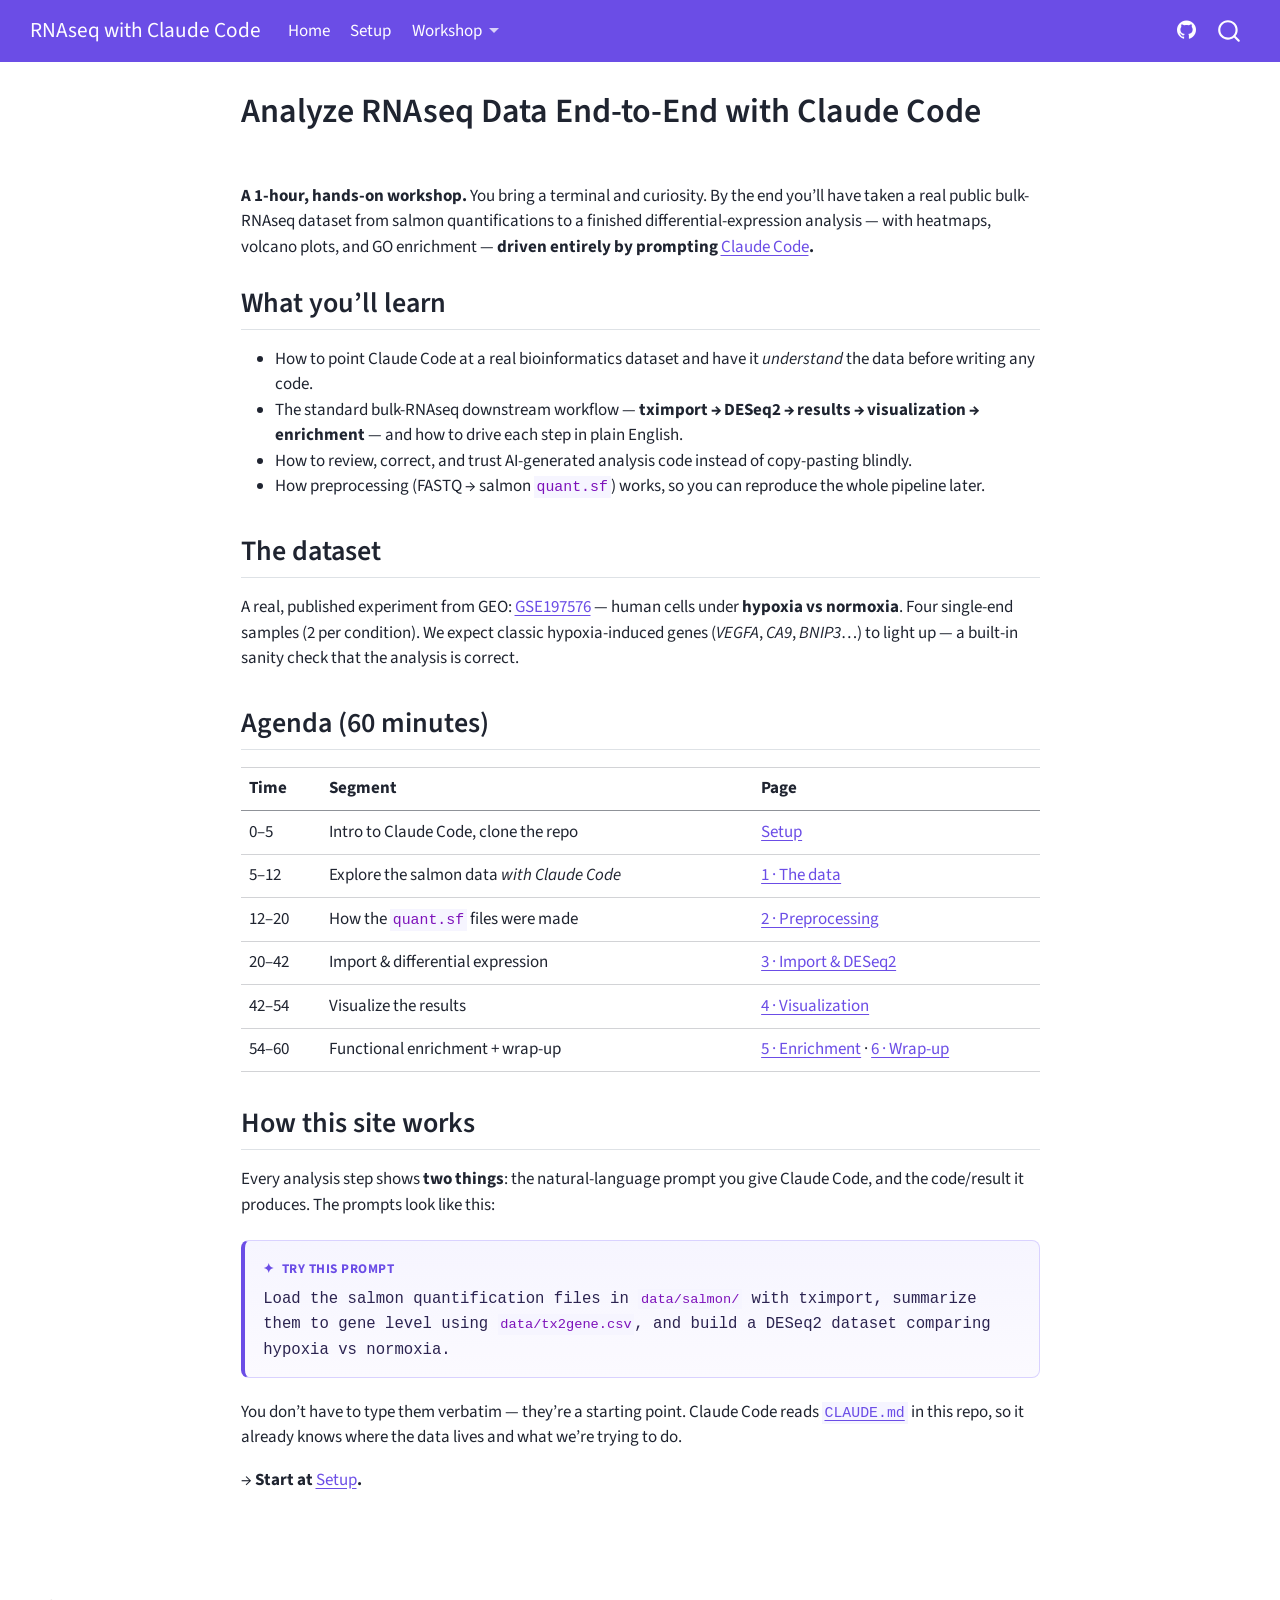
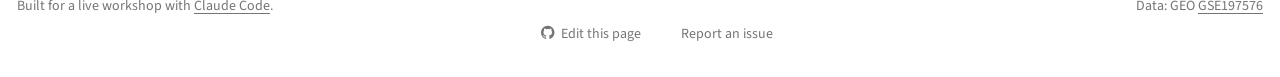
<file: docs/index.html>
<!DOCTYPE html>
<html xmlns="http://www.w3.org/1999/xhtml" lang="en" xml:lang="en"><head>

<meta charset="utf-8">
<meta name="generator" content="quarto-1.7.31">

<meta name="viewport" content="width=device-width, initial-scale=1.0, user-scalable=yes">


<title>Analyze RNAseq Data End-to-End with Claude Code – RNAseq with Claude Code</title>
<style>
code{white-space: pre-wrap;}
span.smallcaps{font-variant: small-caps;}
div.columns{display: flex; gap: min(4vw, 1.5em);}
div.column{flex: auto; overflow-x: auto;}
div.hanging-indent{margin-left: 1.5em; text-indent: -1.5em;}
ul.task-list{list-style: none;}
ul.task-list li input[type="checkbox"] {
  width: 0.8em;
  margin: 0 0.8em 0.2em -1em; /* quarto-specific, see https://github.com/quarto-dev/quarto-cli/issues/4556 */ 
  vertical-align: middle;
}
</style>


<script src="site_libs/quarto-nav/quarto-nav.js"></script>
<script src="site_libs/quarto-nav/headroom.min.js"></script>
<script src="site_libs/clipboard/clipboard.min.js"></script>
<script src="site_libs/quarto-search/autocomplete.umd.js"></script>
<script src="site_libs/quarto-search/fuse.min.js"></script>
<script src="site_libs/quarto-search/quarto-search.js"></script>
<meta name="quarto:offset" content="./">
<script src="site_libs/quarto-html/quarto.js" type="module"></script>
<script src="site_libs/quarto-html/tabsets/tabsets.js" type="module"></script>
<script src="site_libs/quarto-html/popper.min.js"></script>
<script src="site_libs/quarto-html/tippy.umd.min.js"></script>
<script src="site_libs/quarto-html/anchor.min.js"></script>
<link href="site_libs/quarto-html/tippy.css" rel="stylesheet">
<link href="site_libs/quarto-html/quarto-syntax-highlighting-4a990d8dcb58f517c7c86712b8f2ac7c.css" rel="stylesheet" id="quarto-text-highlighting-styles">
<script src="site_libs/bootstrap/bootstrap.min.js"></script>
<link href="site_libs/bootstrap/bootstrap-icons.css" rel="stylesheet">
<link href="site_libs/bootstrap/bootstrap-62e6471166560a7707f5a786896205da.min.css" rel="stylesheet" append-hash="true" id="quarto-bootstrap" data-mode="light">
<script id="quarto-search-options" type="application/json">{
  "location": "navbar",
  "copy-button": false,
  "collapse-after": 3,
  "panel-placement": "end",
  "type": "overlay",
  "limit": 50,
  "keyboard-shortcut": [
    "f",
    "/",
    "s"
  ],
  "show-item-context": false,
  "language": {
    "search-no-results-text": "No results",
    "search-matching-documents-text": "matching documents",
    "search-copy-link-title": "Copy link to search",
    "search-hide-matches-text": "Hide additional matches",
    "search-more-match-text": "more match in this document",
    "search-more-matches-text": "more matches in this document",
    "search-clear-button-title": "Clear",
    "search-text-placeholder": "",
    "search-detached-cancel-button-title": "Cancel",
    "search-submit-button-title": "Submit",
    "search-label": "Search"
  }
}</script>


<link rel="stylesheet" href="styles.css">
</head>

<body class="nav-fixed fullcontent quarto-light">

<div id="quarto-search-results"></div>
  <header id="quarto-header" class="headroom fixed-top">
    <nav class="navbar navbar-expand-lg " data-bs-theme="dark">
      <div class="navbar-container container-fluid">
      <div class="navbar-brand-container mx-auto">
    <a class="navbar-brand" href="./index.html">
    <span class="navbar-title">RNAseq with Claude Code</span>
    </a>
  </div>
            <div id="quarto-search" class="" title="Search"></div>
          <button class="navbar-toggler" type="button" data-bs-toggle="collapse" data-bs-target="#navbarCollapse" aria-controls="navbarCollapse" role="menu" aria-expanded="false" aria-label="Toggle navigation" onclick="if (window.quartoToggleHeadroom) { window.quartoToggleHeadroom(); }">
  <span class="navbar-toggler-icon"></span>
</button>
          <div class="collapse navbar-collapse" id="navbarCollapse">
            <ul class="navbar-nav navbar-nav-scroll me-auto">
  <li class="nav-item">
    <a class="nav-link active" href="./index.html" aria-current="page"> 
<span class="menu-text">Home</span></a>
  </li>  
  <li class="nav-item">
    <a class="nav-link" href="./setup.html"> 
<span class="menu-text">Setup</span></a>
  </li>  
  <li class="nav-item dropdown ">
    <a class="nav-link dropdown-toggle" href="#" id="nav-menu-workshop" role="link" data-bs-toggle="dropdown" aria-expanded="false">
 <span class="menu-text">Workshop</span>
    </a>
    <ul class="dropdown-menu" aria-labelledby="nav-menu-workshop">    
        <li class="dropdown-header">Walkthrough</li>
        <li>
    <a class="dropdown-item" href="./01-the-data.html">
 <span class="dropdown-text">1 · The data</span></a>
  </li>  
        <li>
    <a class="dropdown-item" href="./02-preprocessing.html">
 <span class="dropdown-text">2 · Preprocessing</span></a>
  </li>  
        <li>
    <a class="dropdown-item" href="./03-import-deseq2.html">
 <span class="dropdown-text">3 · Import &amp; DESeq2</span></a>
  </li>  
        <li>
    <a class="dropdown-item" href="./04-visualization.html">
 <span class="dropdown-text">4 · Visualization</span></a>
  </li>  
        <li>
    <a class="dropdown-item" href="./05-enrichment.html">
 <span class="dropdown-text">5 · Enrichment</span></a>
  </li>  
        <li>
    <a class="dropdown-item" href="./06-wrap-up.html">
 <span class="dropdown-text">6 · Wrap-up</span></a>
  </li>  
    </ul>
  </li>
</ul>
            <ul class="navbar-nav navbar-nav-scroll ms-auto">
  <li class="nav-item compact">
    <a class="nav-link" href="https://github.com/crazyhottommy/claude_code_RNAseq_workshop"> <i class="bi bi-github" role="img">
</i> 
<span class="menu-text"></span></a>
  </li>  
</ul>
          </div> <!-- /navcollapse -->
            <div class="quarto-navbar-tools">
</div>
      </div> <!-- /container-fluid -->
    </nav>
</header>
<!-- content -->
<div id="quarto-content" class="quarto-container page-columns page-rows-contents page-layout-article page-navbar">
<!-- sidebar -->
<!-- margin-sidebar -->
    
<!-- main -->
<main class="content" id="quarto-document-content">

<header id="title-block-header" class="quarto-title-block default">
<div class="quarto-title">
<h1 class="title">Analyze RNAseq Data End-to-End with Claude Code</h1>
</div>



<div class="quarto-title-meta">

    
  
    
  </div>
  


</header>


<div class="workshop-hero">
<p><strong>A 1-hour, hands-on workshop.</strong> You bring a terminal and curiosity. By the end you’ll have taken a real public bulk-RNAseq dataset from salmon quantifications to a finished differential-expression analysis — with heatmaps, volcano plots, and GO enrichment — <strong>driven entirely by prompting <a href="https://claude.com/claude-code">Claude Code</a>.</strong></p>
</div>
<section id="what-youll-learn" class="level2">
<h2 class="anchored" data-anchor-id="what-youll-learn">What you’ll learn</h2>
<ul>
<li>How to point Claude Code at a real bioinformatics dataset and have it <em>understand</em> the data before writing any code.</li>
<li>The standard bulk-RNAseq downstream workflow — <strong>tximport → DESeq2 → results → visualization → enrichment</strong> — and how to drive each step in plain English.</li>
<li>How to review, correct, and trust AI-generated analysis code instead of copy-pasting blindly.</li>
<li>How preprocessing (FASTQ → salmon <code>quant.sf</code>) works, so you can reproduce the whole pipeline later.</li>
</ul>
</section>
<section id="the-dataset" class="level2">
<h2 class="anchored" data-anchor-id="the-dataset">The dataset</h2>
<p>A real, published experiment from GEO: <strong><a href="https://www.ncbi.nlm.nih.gov/geo/query/acc.cgi?acc=GSE197576">GSE197576</a></strong> — human cells under <strong>hypoxia vs normoxia</strong>. Four single-end samples (2 per condition). We expect classic hypoxia-induced genes (<em>VEGFA</em>, <em>CA9</em>, <em>BNIP3</em>…) to light up — a built-in sanity check that the analysis is correct.</p>
</section>
<section id="agenda-60-minutes" class="level2">
<h2 class="anchored" data-anchor-id="agenda-60-minutes">Agenda (60 minutes)</h2>
<table class="agenda caption-top table">
<thead>
<tr class="header">
<th>Time</th>
<th>Segment</th>
<th>Page</th>
</tr>
</thead>
<tbody>
<tr class="odd">
<td>0–5</td>
<td>Intro to Claude Code, clone the repo</td>
<td><a href="./setup.html">Setup</a></td>
</tr>
<tr class="even">
<td>5–12</td>
<td>Explore the salmon data <em>with Claude Code</em></td>
<td><a href="./01-the-data.html">1 · The data</a></td>
</tr>
<tr class="odd">
<td>12–20</td>
<td>How the <code>quant.sf</code> files were made</td>
<td><a href="./02-preprocessing.html">2 · Preprocessing</a></td>
</tr>
<tr class="even">
<td>20–42</td>
<td>Import &amp; differential expression</td>
<td><a href="./03-import-deseq2.html">3 · Import &amp; DESeq2</a></td>
</tr>
<tr class="odd">
<td>42–54</td>
<td>Visualize the results</td>
<td><a href="./04-visualization.html">4 · Visualization</a></td>
</tr>
<tr class="even">
<td>54–60</td>
<td>Functional enrichment + wrap-up</td>
<td><a href="./05-enrichment.html">5 · Enrichment</a> · <a href="./06-wrap-up.html">6 · Wrap-up</a></td>
</tr>
</tbody>
</table>
</section>
<section id="how-this-site-works" class="level2">
<h2 class="anchored" data-anchor-id="how-this-site-works">How this site works</h2>
<p>Every analysis step shows <strong>two things</strong>: the natural-language prompt you give Claude Code, and the code/result it produces. The prompts look like this:</p>
<div class="claude-prompt">
<p><span class="prompt-label">Try this prompt</span></p>
<p><span class="prompt-text">Load the salmon quantification files in <code>data/salmon/</code> with tximport, summarize them to gene level using <code>data/tx2gene.csv</code>, and build a DESeq2 dataset comparing hypoxia vs normoxia.</span></p>
</div>
<p>You don’t have to type them verbatim — they’re a starting point. Claude Code reads <a href="https://github.com/crazyhottommy/claude_code_RNAseq_workshop/blob/main/CLAUDE.md"><code>CLAUDE.md</code></a> in this repo, so it already knows where the data lives and what we’re trying to do.</p>
<p>→ <strong>Start at <a href="./setup.html">Setup</a>.</strong></p>


</section>

<a onclick="window.scrollTo(0, 0); return false;" role="button" id="quarto-back-to-top"><i class="bi bi-arrow-up"></i> Back to top</a></main> <!-- /main -->
<script id="quarto-html-after-body" type="application/javascript">
  window.document.addEventListener("DOMContentLoaded", function (event) {
    const icon = "";
    const anchorJS = new window.AnchorJS();
    anchorJS.options = {
      placement: 'right',
      icon: icon
    };
    anchorJS.add('.anchored');
    const isCodeAnnotation = (el) => {
      for (const clz of el.classList) {
        if (clz.startsWith('code-annotation-')) {                     
          return true;
        }
      }
      return false;
    }
    const onCopySuccess = function(e) {
      // button target
      const button = e.trigger;
      // don't keep focus
      button.blur();
      // flash "checked"
      button.classList.add('code-copy-button-checked');
      var currentTitle = button.getAttribute("title");
      button.setAttribute("title", "Copied!");
      let tooltip;
      if (window.bootstrap) {
        button.setAttribute("data-bs-toggle", "tooltip");
        button.setAttribute("data-bs-placement", "left");
        button.setAttribute("data-bs-title", "Copied!");
        tooltip = new bootstrap.Tooltip(button, 
          { trigger: "manual", 
            customClass: "code-copy-button-tooltip",
            offset: [0, -8]});
        tooltip.show();    
      }
      setTimeout(function() {
        if (tooltip) {
          tooltip.hide();
          button.removeAttribute("data-bs-title");
          button.removeAttribute("data-bs-toggle");
          button.removeAttribute("data-bs-placement");
        }
        button.setAttribute("title", currentTitle);
        button.classList.remove('code-copy-button-checked');
      }, 1000);
      // clear code selection
      e.clearSelection();
    }
    const getTextToCopy = function(trigger) {
        const codeEl = trigger.previousElementSibling.cloneNode(true);
        for (const childEl of codeEl.children) {
          if (isCodeAnnotation(childEl)) {
            childEl.remove();
          }
        }
        return codeEl.innerText;
    }
    const clipboard = new window.ClipboardJS('.code-copy-button:not([data-in-quarto-modal])', {
      text: getTextToCopy
    });
    clipboard.on('success', onCopySuccess);
    if (window.document.getElementById('quarto-embedded-source-code-modal')) {
      const clipboardModal = new window.ClipboardJS('.code-copy-button[data-in-quarto-modal]', {
        text: getTextToCopy,
        container: window.document.getElementById('quarto-embedded-source-code-modal')
      });
      clipboardModal.on('success', onCopySuccess);
    }
      var localhostRegex = new RegExp(/^(?:http|https):\/\/localhost\:?[0-9]*\//);
      var mailtoRegex = new RegExp(/^mailto:/);
        var filterRegex = new RegExp("https:\/\/crazyhottommy\.github\.io\/claude_code_RNAseq_workshop\/");
      var isInternal = (href) => {
          return filterRegex.test(href) || localhostRegex.test(href) || mailtoRegex.test(href);
      }
      // Inspect non-navigation links and adorn them if external
     var links = window.document.querySelectorAll('a[href]:not(.nav-link):not(.navbar-brand):not(.toc-action):not(.sidebar-link):not(.sidebar-item-toggle):not(.pagination-link):not(.no-external):not([aria-hidden]):not(.dropdown-item):not(.quarto-navigation-tool):not(.about-link)');
      for (var i=0; i<links.length; i++) {
        const link = links[i];
        if (!isInternal(link.href)) {
          // undo the damage that might have been done by quarto-nav.js in the case of
          // links that we want to consider external
          if (link.dataset.originalHref !== undefined) {
            link.href = link.dataset.originalHref;
          }
        }
      }
    function tippyHover(el, contentFn, onTriggerFn, onUntriggerFn) {
      const config = {
        allowHTML: true,
        maxWidth: 500,
        delay: 100,
        arrow: false,
        appendTo: function(el) {
            return el.parentElement;
        },
        interactive: true,
        interactiveBorder: 10,
        theme: 'quarto',
        placement: 'bottom-start',
      };
      if (contentFn) {
        config.content = contentFn;
      }
      if (onTriggerFn) {
        config.onTrigger = onTriggerFn;
      }
      if (onUntriggerFn) {
        config.onUntrigger = onUntriggerFn;
      }
      window.tippy(el, config); 
    }
    const noterefs = window.document.querySelectorAll('a[role="doc-noteref"]');
    for (var i=0; i<noterefs.length; i++) {
      const ref = noterefs[i];
      tippyHover(ref, function() {
        // use id or data attribute instead here
        let href = ref.getAttribute('data-footnote-href') || ref.getAttribute('href');
        try { href = new URL(href).hash; } catch {}
        const id = href.replace(/^#\/?/, "");
        const note = window.document.getElementById(id);
        if (note) {
          return note.innerHTML;
        } else {
          return "";
        }
      });
    }
    const xrefs = window.document.querySelectorAll('a.quarto-xref');
    const processXRef = (id, note) => {
      // Strip column container classes
      const stripColumnClz = (el) => {
        el.classList.remove("page-full", "page-columns");
        if (el.children) {
          for (const child of el.children) {
            stripColumnClz(child);
          }
        }
      }
      stripColumnClz(note)
      if (id === null || id.startsWith('sec-')) {
        // Special case sections, only their first couple elements
        const container = document.createElement("div");
        if (note.children && note.children.length > 2) {
          container.appendChild(note.children[0].cloneNode(true));
          for (let i = 1; i < note.children.length; i++) {
            const child = note.children[i];
            if (child.tagName === "P" && child.innerText === "") {
              continue;
            } else {
              container.appendChild(child.cloneNode(true));
              break;
            }
          }
          if (window.Quarto?.typesetMath) {
            window.Quarto.typesetMath(container);
          }
          return container.innerHTML
        } else {
          if (window.Quarto?.typesetMath) {
            window.Quarto.typesetMath(note);
          }
          return note.innerHTML;
        }
      } else {
        // Remove any anchor links if they are present
        const anchorLink = note.querySelector('a.anchorjs-link');
        if (anchorLink) {
          anchorLink.remove();
        }
        if (window.Quarto?.typesetMath) {
          window.Quarto.typesetMath(note);
        }
        if (note.classList.contains("callout")) {
          return note.outerHTML;
        } else {
          return note.innerHTML;
        }
      }
    }
    for (var i=0; i<xrefs.length; i++) {
      const xref = xrefs[i];
      tippyHover(xref, undefined, function(instance) {
        instance.disable();
        let url = xref.getAttribute('href');
        let hash = undefined; 
        if (url.startsWith('#')) {
          hash = url;
        } else {
          try { hash = new URL(url).hash; } catch {}
        }
        if (hash) {
          const id = hash.replace(/^#\/?/, "");
          const note = window.document.getElementById(id);
          if (note !== null) {
            try {
              const html = processXRef(id, note.cloneNode(true));
              instance.setContent(html);
            } finally {
              instance.enable();
              instance.show();
            }
          } else {
            // See if we can fetch this
            fetch(url.split('#')[0])
            .then(res => res.text())
            .then(html => {
              const parser = new DOMParser();
              const htmlDoc = parser.parseFromString(html, "text/html");
              const note = htmlDoc.getElementById(id);
              if (note !== null) {
                const html = processXRef(id, note);
                instance.setContent(html);
              } 
            }).finally(() => {
              instance.enable();
              instance.show();
            });
          }
        } else {
          // See if we can fetch a full url (with no hash to target)
          // This is a special case and we should probably do some content thinning / targeting
          fetch(url)
          .then(res => res.text())
          .then(html => {
            const parser = new DOMParser();
            const htmlDoc = parser.parseFromString(html, "text/html");
            const note = htmlDoc.querySelector('main.content');
            if (note !== null) {
              // This should only happen for chapter cross references
              // (since there is no id in the URL)
              // remove the first header
              if (note.children.length > 0 && note.children[0].tagName === "HEADER") {
                note.children[0].remove();
              }
              const html = processXRef(null, note);
              instance.setContent(html);
            } 
          }).finally(() => {
            instance.enable();
            instance.show();
          });
        }
      }, function(instance) {
      });
    }
        let selectedAnnoteEl;
        const selectorForAnnotation = ( cell, annotation) => {
          let cellAttr = 'data-code-cell="' + cell + '"';
          let lineAttr = 'data-code-annotation="' +  annotation + '"';
          const selector = 'span[' + cellAttr + '][' + lineAttr + ']';
          return selector;
        }
        const selectCodeLines = (annoteEl) => {
          const doc = window.document;
          const targetCell = annoteEl.getAttribute("data-target-cell");
          const targetAnnotation = annoteEl.getAttribute("data-target-annotation");
          const annoteSpan = window.document.querySelector(selectorForAnnotation(targetCell, targetAnnotation));
          const lines = annoteSpan.getAttribute("data-code-lines").split(",");
          const lineIds = lines.map((line) => {
            return targetCell + "-" + line;
          })
          let top = null;
          let height = null;
          let parent = null;
          if (lineIds.length > 0) {
              //compute the position of the single el (top and bottom and make a div)
              const el = window.document.getElementById(lineIds[0]);
              top = el.offsetTop;
              height = el.offsetHeight;
              parent = el.parentElement.parentElement;
            if (lineIds.length > 1) {
              const lastEl = window.document.getElementById(lineIds[lineIds.length - 1]);
              const bottom = lastEl.offsetTop + lastEl.offsetHeight;
              height = bottom - top;
            }
            if (top !== null && height !== null && parent !== null) {
              // cook up a div (if necessary) and position it 
              let div = window.document.getElementById("code-annotation-line-highlight");
              if (div === null) {
                div = window.document.createElement("div");
                div.setAttribute("id", "code-annotation-line-highlight");
                div.style.position = 'absolute';
                parent.appendChild(div);
              }
              div.style.top = top - 2 + "px";
              div.style.height = height + 4 + "px";
              div.style.left = 0;
              let gutterDiv = window.document.getElementById("code-annotation-line-highlight-gutter");
              if (gutterDiv === null) {
                gutterDiv = window.document.createElement("div");
                gutterDiv.setAttribute("id", "code-annotation-line-highlight-gutter");
                gutterDiv.style.position = 'absolute';
                const codeCell = window.document.getElementById(targetCell);
                const gutter = codeCell.querySelector('.code-annotation-gutter');
                gutter.appendChild(gutterDiv);
              }
              gutterDiv.style.top = top - 2 + "px";
              gutterDiv.style.height = height + 4 + "px";
            }
            selectedAnnoteEl = annoteEl;
          }
        };
        const unselectCodeLines = () => {
          const elementsIds = ["code-annotation-line-highlight", "code-annotation-line-highlight-gutter"];
          elementsIds.forEach((elId) => {
            const div = window.document.getElementById(elId);
            if (div) {
              div.remove();
            }
          });
          selectedAnnoteEl = undefined;
        };
          // Handle positioning of the toggle
      window.addEventListener(
        "resize",
        throttle(() => {
          elRect = undefined;
          if (selectedAnnoteEl) {
            selectCodeLines(selectedAnnoteEl);
          }
        }, 10)
      );
      function throttle(fn, ms) {
      let throttle = false;
      let timer;
        return (...args) => {
          if(!throttle) { // first call gets through
              fn.apply(this, args);
              throttle = true;
          } else { // all the others get throttled
              if(timer) clearTimeout(timer); // cancel #2
              timer = setTimeout(() => {
                fn.apply(this, args);
                timer = throttle = false;
              }, ms);
          }
        };
      }
        // Attach click handler to the DT
        const annoteDls = window.document.querySelectorAll('dt[data-target-cell]');
        for (const annoteDlNode of annoteDls) {
          annoteDlNode.addEventListener('click', (event) => {
            const clickedEl = event.target;
            if (clickedEl !== selectedAnnoteEl) {
              unselectCodeLines();
              const activeEl = window.document.querySelector('dt[data-target-cell].code-annotation-active');
              if (activeEl) {
                activeEl.classList.remove('code-annotation-active');
              }
              selectCodeLines(clickedEl);
              clickedEl.classList.add('code-annotation-active');
            } else {
              // Unselect the line
              unselectCodeLines();
              clickedEl.classList.remove('code-annotation-active');
            }
          });
        }
    const findCites = (el) => {
      const parentEl = el.parentElement;
      if (parentEl) {
        const cites = parentEl.dataset.cites;
        if (cites) {
          return {
            el,
            cites: cites.split(' ')
          };
        } else {
          return findCites(el.parentElement)
        }
      } else {
        return undefined;
      }
    };
    var bibliorefs = window.document.querySelectorAll('a[role="doc-biblioref"]');
    for (var i=0; i<bibliorefs.length; i++) {
      const ref = bibliorefs[i];
      const citeInfo = findCites(ref);
      if (citeInfo) {
        tippyHover(citeInfo.el, function() {
          var popup = window.document.createElement('div');
          citeInfo.cites.forEach(function(cite) {
            var citeDiv = window.document.createElement('div');
            citeDiv.classList.add('hanging-indent');
            citeDiv.classList.add('csl-entry');
            var biblioDiv = window.document.getElementById('ref-' + cite);
            if (biblioDiv) {
              citeDiv.innerHTML = biblioDiv.innerHTML;
            }
            popup.appendChild(citeDiv);
          });
          return popup.innerHTML;
        });
      }
    }
  });
  </script>
</div> <!-- /content -->
<footer class="footer">
  <div class="nav-footer">
    <div class="nav-footer-left">
<p>Built for a live workshop with <a href="https://claude.com/claude-code">Claude Code</a>.</p>
</div>   
    <div class="nav-footer-center">
      &nbsp;
    <div class="toc-actions"><ul><li><a href="https://github.com/crazyhottommy/claude_code_RNAseq_workshop/edit/main/index.qmd" class="toc-action"><i class="bi bi-github"></i>Edit this page</a></li><li><a href="https://github.com/crazyhottommy/claude_code_RNAseq_workshop/issues/new" class="toc-action"><i class="bi empty"></i>Report an issue</a></li></ul></div></div>
    <div class="nav-footer-right">
<p>Data: GEO <a href="https://www.ncbi.nlm.nih.gov/geo/query/acc.cgi?acc=GSE197576">GSE197576</a></p>
</div>
  </div>
</footer>




</body></html>
</file>
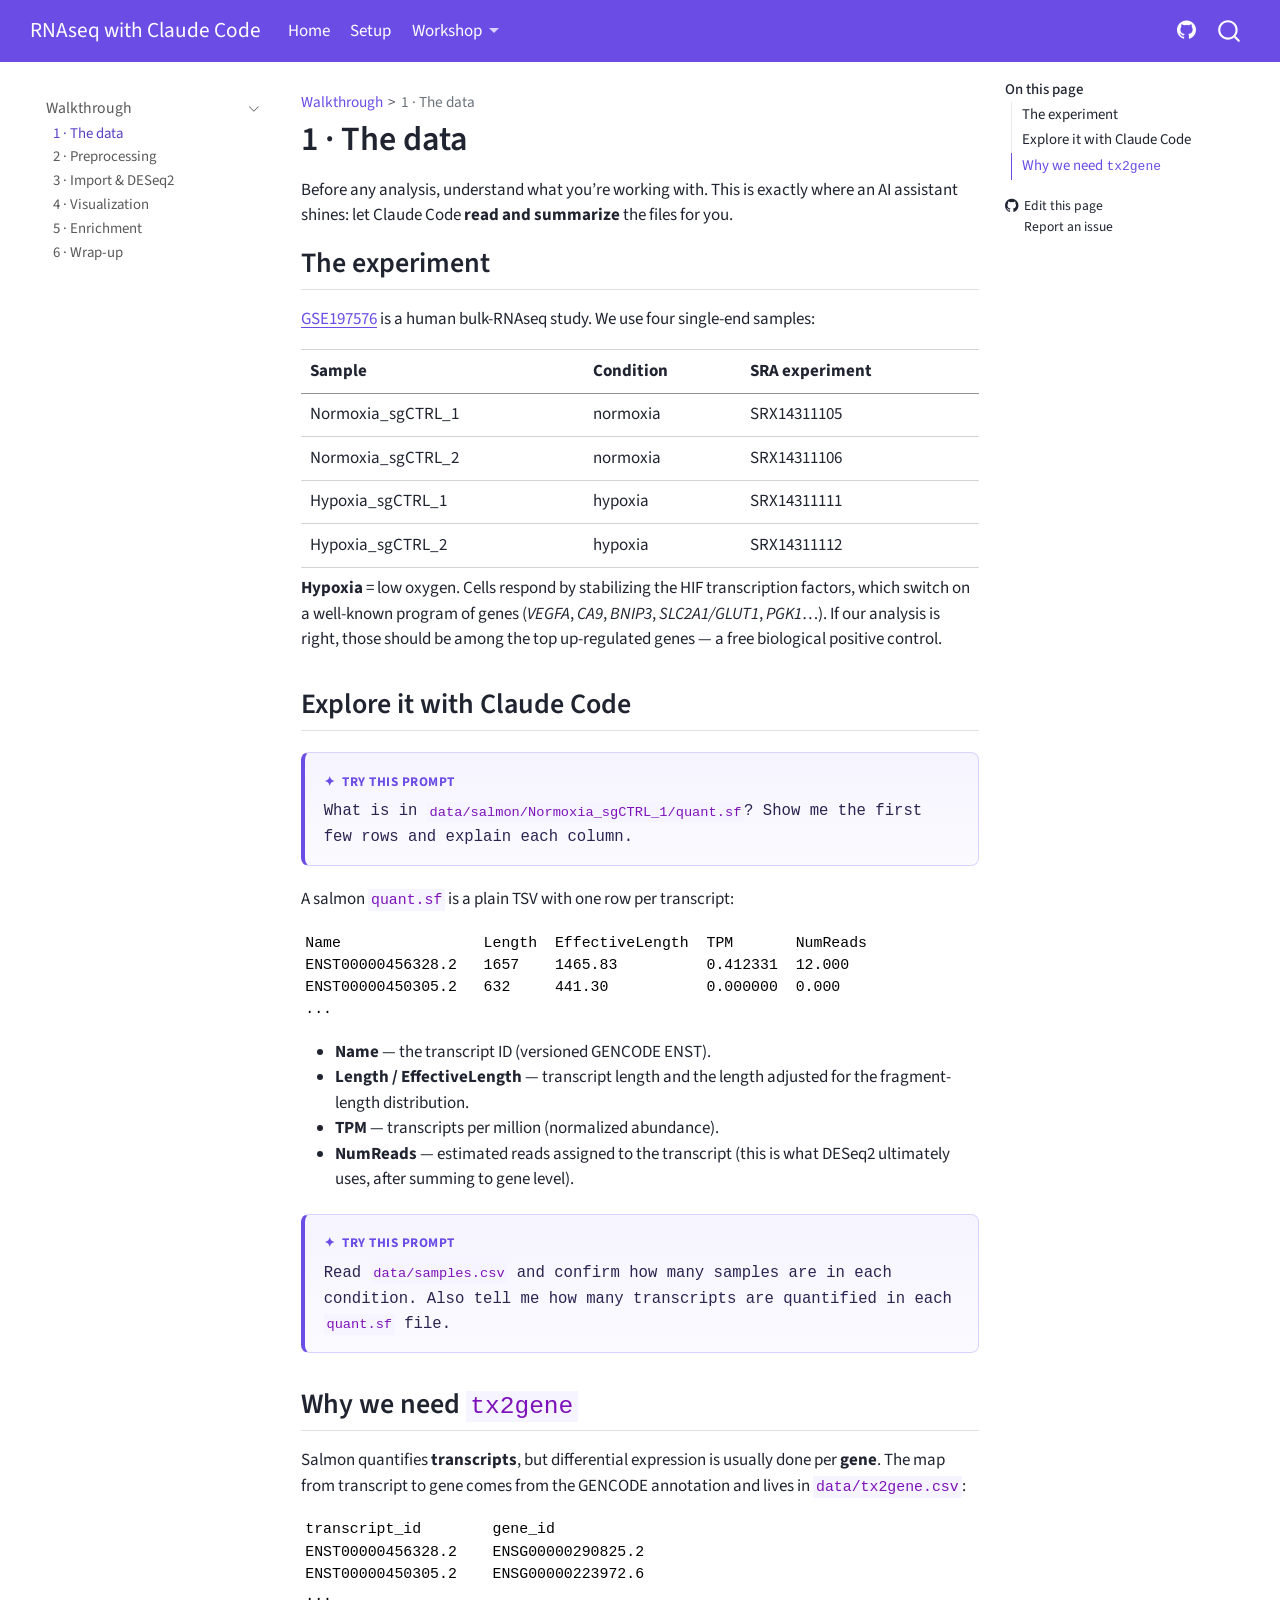
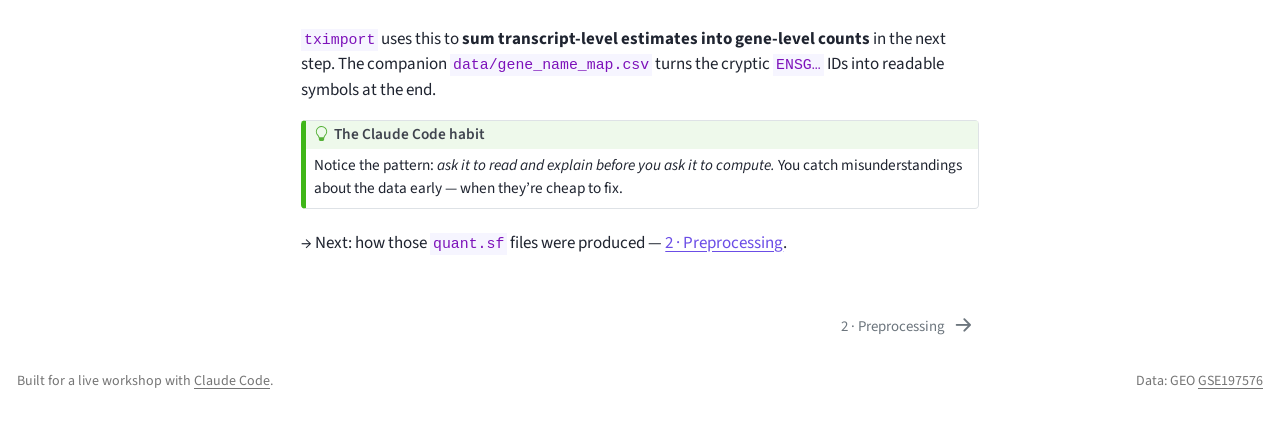
<file: docs/01-the-data.html>
<!DOCTYPE html>
<html xmlns="http://www.w3.org/1999/xhtml" lang="en" xml:lang="en"><head>

<meta charset="utf-8">
<meta name="generator" content="quarto-1.7.31">

<meta name="viewport" content="width=device-width, initial-scale=1.0, user-scalable=yes">


<title>1 · The data – RNAseq with Claude Code</title>
<style>
code{white-space: pre-wrap;}
span.smallcaps{font-variant: small-caps;}
div.columns{display: flex; gap: min(4vw, 1.5em);}
div.column{flex: auto; overflow-x: auto;}
div.hanging-indent{margin-left: 1.5em; text-indent: -1.5em;}
ul.task-list{list-style: none;}
ul.task-list li input[type="checkbox"] {
  width: 0.8em;
  margin: 0 0.8em 0.2em -1em; /* quarto-specific, see https://github.com/quarto-dev/quarto-cli/issues/4556 */ 
  vertical-align: middle;
}
</style>


<script src="site_libs/quarto-nav/quarto-nav.js"></script>
<script src="site_libs/quarto-nav/headroom.min.js"></script>
<script src="site_libs/clipboard/clipboard.min.js"></script>
<script src="site_libs/quarto-search/autocomplete.umd.js"></script>
<script src="site_libs/quarto-search/fuse.min.js"></script>
<script src="site_libs/quarto-search/quarto-search.js"></script>
<meta name="quarto:offset" content="./">
<link href="./02-preprocessing.html" rel="next">
<script src="site_libs/quarto-html/quarto.js" type="module"></script>
<script src="site_libs/quarto-html/tabsets/tabsets.js" type="module"></script>
<script src="site_libs/quarto-html/popper.min.js"></script>
<script src="site_libs/quarto-html/tippy.umd.min.js"></script>
<script src="site_libs/quarto-html/anchor.min.js"></script>
<link href="site_libs/quarto-html/tippy.css" rel="stylesheet">
<link href="site_libs/quarto-html/quarto-syntax-highlighting-4a990d8dcb58f517c7c86712b8f2ac7c.css" rel="stylesheet" id="quarto-text-highlighting-styles">
<script src="site_libs/bootstrap/bootstrap.min.js"></script>
<link href="site_libs/bootstrap/bootstrap-icons.css" rel="stylesheet">
<link href="site_libs/bootstrap/bootstrap-62e6471166560a7707f5a786896205da.min.css" rel="stylesheet" append-hash="true" id="quarto-bootstrap" data-mode="light">
<script id="quarto-search-options" type="application/json">{
  "location": "navbar",
  "copy-button": false,
  "collapse-after": 3,
  "panel-placement": "end",
  "type": "overlay",
  "limit": 50,
  "keyboard-shortcut": [
    "f",
    "/",
    "s"
  ],
  "show-item-context": false,
  "language": {
    "search-no-results-text": "No results",
    "search-matching-documents-text": "matching documents",
    "search-copy-link-title": "Copy link to search",
    "search-hide-matches-text": "Hide additional matches",
    "search-more-match-text": "more match in this document",
    "search-more-matches-text": "more matches in this document",
    "search-clear-button-title": "Clear",
    "search-text-placeholder": "",
    "search-detached-cancel-button-title": "Cancel",
    "search-submit-button-title": "Submit",
    "search-label": "Search"
  }
}</script>


<link rel="stylesheet" href="styles.css">
</head>

<body class="nav-sidebar floating nav-fixed quarto-light">

<div id="quarto-search-results"></div>
  <header id="quarto-header" class="headroom fixed-top">
    <nav class="navbar navbar-expand-lg " data-bs-theme="dark">
      <div class="navbar-container container-fluid">
      <div class="navbar-brand-container mx-auto">
    <a class="navbar-brand" href="./index.html">
    <span class="navbar-title">RNAseq with Claude Code</span>
    </a>
  </div>
            <div id="quarto-search" class="" title="Search"></div>
          <button class="navbar-toggler" type="button" data-bs-toggle="collapse" data-bs-target="#navbarCollapse" aria-controls="navbarCollapse" role="menu" aria-expanded="false" aria-label="Toggle navigation" onclick="if (window.quartoToggleHeadroom) { window.quartoToggleHeadroom(); }">
  <span class="navbar-toggler-icon"></span>
</button>
          <div class="collapse navbar-collapse" id="navbarCollapse">
            <ul class="navbar-nav navbar-nav-scroll me-auto">
  <li class="nav-item">
    <a class="nav-link" href="./index.html"> 
<span class="menu-text">Home</span></a>
  </li>  
  <li class="nav-item">
    <a class="nav-link" href="./setup.html"> 
<span class="menu-text">Setup</span></a>
  </li>  
  <li class="nav-item dropdown ">
    <a class="nav-link dropdown-toggle" href="#" id="nav-menu-workshop" role="link" data-bs-toggle="dropdown" aria-expanded="false">
 <span class="menu-text">Workshop</span>
    </a>
    <ul class="dropdown-menu" aria-labelledby="nav-menu-workshop">    
        <li class="dropdown-header">Walkthrough</li>
        <li>
    <a class="dropdown-item" href="./01-the-data.html">
 <span class="dropdown-text">1 · The data</span></a>
  </li>  
        <li>
    <a class="dropdown-item" href="./02-preprocessing.html">
 <span class="dropdown-text">2 · Preprocessing</span></a>
  </li>  
        <li>
    <a class="dropdown-item" href="./03-import-deseq2.html">
 <span class="dropdown-text">3 · Import &amp; DESeq2</span></a>
  </li>  
        <li>
    <a class="dropdown-item" href="./04-visualization.html">
 <span class="dropdown-text">4 · Visualization</span></a>
  </li>  
        <li>
    <a class="dropdown-item" href="./05-enrichment.html">
 <span class="dropdown-text">5 · Enrichment</span></a>
  </li>  
        <li>
    <a class="dropdown-item" href="./06-wrap-up.html">
 <span class="dropdown-text">6 · Wrap-up</span></a>
  </li>  
    </ul>
  </li>
</ul>
            <ul class="navbar-nav navbar-nav-scroll ms-auto">
  <li class="nav-item compact">
    <a class="nav-link" href="https://github.com/crazyhottommy/claude_code_RNAseq_workshop"> <i class="bi bi-github" role="img">
</i> 
<span class="menu-text"></span></a>
  </li>  
</ul>
          </div> <!-- /navcollapse -->
            <div class="quarto-navbar-tools">
</div>
      </div> <!-- /container-fluid -->
    </nav>
  <nav class="quarto-secondary-nav">
    <div class="container-fluid d-flex">
      <button type="button" class="quarto-btn-toggle btn" data-bs-toggle="collapse" role="button" data-bs-target=".quarto-sidebar-collapse-item" aria-controls="quarto-sidebar" aria-expanded="false" aria-label="Toggle sidebar navigation" onclick="if (window.quartoToggleHeadroom) { window.quartoToggleHeadroom(); }">
        <i class="bi bi-layout-text-sidebar-reverse"></i>
      </button>
        <nav class="quarto-page-breadcrumbs" aria-label="breadcrumb"><ol class="breadcrumb"><li class="breadcrumb-item"><a href="./01-the-data.html">Walkthrough</a></li><li class="breadcrumb-item"><a href="./01-the-data.html">1 · The data</a></li></ol></nav>
        <a class="flex-grow-1" role="navigation" data-bs-toggle="collapse" data-bs-target=".quarto-sidebar-collapse-item" aria-controls="quarto-sidebar" aria-expanded="false" aria-label="Toggle sidebar navigation" onclick="if (window.quartoToggleHeadroom) { window.quartoToggleHeadroom(); }">      
        </a>
    </div>
  </nav>
</header>
<!-- content -->
<div id="quarto-content" class="quarto-container page-columns page-rows-contents page-layout-article page-navbar">
<!-- sidebar -->
  <nav id="quarto-sidebar" class="sidebar collapse collapse-horizontal quarto-sidebar-collapse-item sidebar-navigation floating overflow-auto">
    <div class="sidebar-menu-container"> 
    <ul class="list-unstyled mt-1">
        <li class="sidebar-item sidebar-item-section">
      <div class="sidebar-item-container"> 
            <a class="sidebar-item-text sidebar-link text-start" data-bs-toggle="collapse" data-bs-target="#quarto-sidebar-section-1" role="navigation" aria-expanded="true">
 <span class="menu-text">Walkthrough</span></a>
          <a class="sidebar-item-toggle text-start" data-bs-toggle="collapse" data-bs-target="#quarto-sidebar-section-1" role="navigation" aria-expanded="true" aria-label="Toggle section">
            <i class="bi bi-chevron-right ms-2"></i>
          </a> 
      </div>
      <ul id="quarto-sidebar-section-1" class="collapse list-unstyled sidebar-section depth1 show">  
          <li class="sidebar-item">
  <div class="sidebar-item-container"> 
  <a href="./01-the-data.html" class="sidebar-item-text sidebar-link active">
 <span class="menu-text">1 · The data</span></a>
  </div>
</li>
          <li class="sidebar-item">
  <div class="sidebar-item-container"> 
  <a href="./02-preprocessing.html" class="sidebar-item-text sidebar-link">
 <span class="menu-text">2 · Preprocessing</span></a>
  </div>
</li>
          <li class="sidebar-item">
  <div class="sidebar-item-container"> 
  <a href="./03-import-deseq2.html" class="sidebar-item-text sidebar-link">
 <span class="menu-text">3 · Import &amp; DESeq2</span></a>
  </div>
</li>
          <li class="sidebar-item">
  <div class="sidebar-item-container"> 
  <a href="./04-visualization.html" class="sidebar-item-text sidebar-link">
 <span class="menu-text">4 · Visualization</span></a>
  </div>
</li>
          <li class="sidebar-item">
  <div class="sidebar-item-container"> 
  <a href="./05-enrichment.html" class="sidebar-item-text sidebar-link">
 <span class="menu-text">5 · Enrichment</span></a>
  </div>
</li>
          <li class="sidebar-item">
  <div class="sidebar-item-container"> 
  <a href="./06-wrap-up.html" class="sidebar-item-text sidebar-link">
 <span class="menu-text">6 · Wrap-up</span></a>
  </div>
</li>
      </ul>
  </li>
    </ul>
    </div>
</nav>
<div id="quarto-sidebar-glass" class="quarto-sidebar-collapse-item" data-bs-toggle="collapse" data-bs-target=".quarto-sidebar-collapse-item"></div>
<!-- margin-sidebar -->
    <div id="quarto-margin-sidebar" class="sidebar margin-sidebar">
        <nav id="TOC" role="doc-toc" class="toc-active">
    <h2 id="toc-title">On this page</h2>
   
  <ul>
  <li><a href="#the-experiment" id="toc-the-experiment" class="nav-link active" data-scroll-target="#the-experiment">The experiment</a></li>
  <li><a href="#explore-it-with-claude-code" id="toc-explore-it-with-claude-code" class="nav-link" data-scroll-target="#explore-it-with-claude-code">Explore it with Claude Code</a></li>
  <li><a href="#why-we-need-tx2gene" id="toc-why-we-need-tx2gene" class="nav-link" data-scroll-target="#why-we-need-tx2gene">Why we need <code>tx2gene</code></a></li>
  </ul>
<div class="toc-actions"><ul><li><a href="https://github.com/crazyhottommy/claude_code_RNAseq_workshop/edit/main/01-the-data.qmd" class="toc-action"><i class="bi bi-github"></i>Edit this page</a></li><li><a href="https://github.com/crazyhottommy/claude_code_RNAseq_workshop/issues/new" class="toc-action"><i class="bi empty"></i>Report an issue</a></li></ul></div></nav>
    </div>
<!-- main -->
<main class="content" id="quarto-document-content">

<header id="title-block-header" class="quarto-title-block default"><nav class="quarto-page-breadcrumbs quarto-title-breadcrumbs d-none d-lg-block" aria-label="breadcrumb"><ol class="breadcrumb"><li class="breadcrumb-item"><a href="./01-the-data.html">Walkthrough</a></li><li class="breadcrumb-item"><a href="./01-the-data.html">1 · The data</a></li></ol></nav>
<div class="quarto-title">
<h1 class="title">1 · The data</h1>
</div>



<div class="quarto-title-meta">

    
  
    
  </div>
  


</header>


<p>Before any analysis, understand what you’re working with. This is exactly where an AI assistant shines: let Claude Code <strong>read and summarize</strong> the files for you.</p>
<section id="the-experiment" class="level2">
<h2 class="anchored" data-anchor-id="the-experiment">The experiment</h2>
<p><a href="https://www.ncbi.nlm.nih.gov/geo/query/acc.cgi?acc=GSE197576">GSE197576</a> is a human bulk-RNAseq study. We use four single-end samples:</p>
<table class="caption-top table">
<thead>
<tr class="header">
<th>Sample</th>
<th>Condition</th>
<th>SRA experiment</th>
</tr>
</thead>
<tbody>
<tr class="odd">
<td>Normoxia_sgCTRL_1</td>
<td>normoxia</td>
<td>SRX14311105</td>
</tr>
<tr class="even">
<td>Normoxia_sgCTRL_2</td>
<td>normoxia</td>
<td>SRX14311106</td>
</tr>
<tr class="odd">
<td>Hypoxia_sgCTRL_1</td>
<td>hypoxia</td>
<td>SRX14311111</td>
</tr>
<tr class="even">
<td>Hypoxia_sgCTRL_2</td>
<td>hypoxia</td>
<td>SRX14311112</td>
</tr>
</tbody>
</table>
<p><strong>Hypoxia</strong> = low oxygen. Cells respond by stabilizing the HIF transcription factors, which switch on a well-known program of genes (<em>VEGFA</em>, <em>CA9</em>, <em>BNIP3</em>, <em>SLC2A1/GLUT1</em>, <em>PGK1</em>…). If our analysis is right, those should be among the top up-regulated genes — a free biological positive control.</p>
</section>
<section id="explore-it-with-claude-code" class="level2">
<h2 class="anchored" data-anchor-id="explore-it-with-claude-code">Explore it with Claude Code</h2>
<div class="claude-prompt">
<p><span class="prompt-label">Try this prompt</span></p>
<p><span class="prompt-text">What is in <code>data/salmon/Normoxia_sgCTRL_1/quant.sf</code>? Show me the first few rows and explain each column.</span></p>
</div>
<p>A salmon <code>quant.sf</code> is a plain TSV with one row per transcript:</p>
<pre><code>Name                Length  EffectiveLength  TPM       NumReads
ENST00000456328.2   1657    1465.83          0.412331  12.000
ENST00000450305.2   632     441.30           0.000000  0.000
...</code></pre>
<ul>
<li><strong>Name</strong> — the transcript ID (versioned GENCODE ENST).</li>
<li><strong>Length / EffectiveLength</strong> — transcript length and the length adjusted for the fragment-length distribution.</li>
<li><strong>TPM</strong> — transcripts per million (normalized abundance).</li>
<li><strong>NumReads</strong> — estimated reads assigned to the transcript (this is what DESeq2 ultimately uses, after summing to gene level).</li>
</ul>
<div class="claude-prompt">
<p><span class="prompt-label">Try this prompt</span></p>
<p><span class="prompt-text">Read <code>data/samples.csv</code> and confirm how many samples are in each condition. Also tell me how many transcripts are quantified in each <code>quant.sf</code> file.</span></p>
</div>
</section>
<section id="why-we-need-tx2gene" class="level2">
<h2 class="anchored" data-anchor-id="why-we-need-tx2gene">Why we need <code>tx2gene</code></h2>
<p>Salmon quantifies <strong>transcripts</strong>, but differential expression is usually done per <strong>gene</strong>. The map from transcript to gene comes from the GENCODE annotation and lives in <code>data/tx2gene.csv</code>:</p>
<pre><code>transcript_id        gene_id
ENST00000456328.2    ENSG00000290825.2
ENST00000450305.2    ENSG00000223972.6
...</code></pre>
<p><code>tximport</code> uses this to <strong>sum transcript-level estimates into gene-level counts</strong> in the next step. The companion <code>data/gene_name_map.csv</code> turns the cryptic <code>ENSG…</code> IDs into readable symbols at the end.</p>
<div class="callout callout-style-default callout-tip callout-titled">
<div class="callout-header d-flex align-content-center">
<div class="callout-icon-container">
<i class="callout-icon"></i>
</div>
<div class="callout-title-container flex-fill">
The Claude Code habit
</div>
</div>
<div class="callout-body-container callout-body">
<p>Notice the pattern: <em>ask it to read and explain before you ask it to compute.</em> You catch misunderstandings about the data early — when they’re cheap to fix.</p>
</div>
</div>
<p>→ Next: how those <code>quant.sf</code> files were produced — <strong><a href="./02-preprocessing.html">2 · Preprocessing</a></strong>.</p>


</section>

<a onclick="window.scrollTo(0, 0); return false;" role="button" id="quarto-back-to-top"><i class="bi bi-arrow-up"></i> Back to top</a></main> <!-- /main -->
<script id="quarto-html-after-body" type="application/javascript">
  window.document.addEventListener("DOMContentLoaded", function (event) {
    const icon = "";
    const anchorJS = new window.AnchorJS();
    anchorJS.options = {
      placement: 'right',
      icon: icon
    };
    anchorJS.add('.anchored');
    const isCodeAnnotation = (el) => {
      for (const clz of el.classList) {
        if (clz.startsWith('code-annotation-')) {                     
          return true;
        }
      }
      return false;
    }
    const onCopySuccess = function(e) {
      // button target
      const button = e.trigger;
      // don't keep focus
      button.blur();
      // flash "checked"
      button.classList.add('code-copy-button-checked');
      var currentTitle = button.getAttribute("title");
      button.setAttribute("title", "Copied!");
      let tooltip;
      if (window.bootstrap) {
        button.setAttribute("data-bs-toggle", "tooltip");
        button.setAttribute("data-bs-placement", "left");
        button.setAttribute("data-bs-title", "Copied!");
        tooltip = new bootstrap.Tooltip(button, 
          { trigger: "manual", 
            customClass: "code-copy-button-tooltip",
            offset: [0, -8]});
        tooltip.show();    
      }
      setTimeout(function() {
        if (tooltip) {
          tooltip.hide();
          button.removeAttribute("data-bs-title");
          button.removeAttribute("data-bs-toggle");
          button.removeAttribute("data-bs-placement");
        }
        button.setAttribute("title", currentTitle);
        button.classList.remove('code-copy-button-checked');
      }, 1000);
      // clear code selection
      e.clearSelection();
    }
    const getTextToCopy = function(trigger) {
        const codeEl = trigger.previousElementSibling.cloneNode(true);
        for (const childEl of codeEl.children) {
          if (isCodeAnnotation(childEl)) {
            childEl.remove();
          }
        }
        return codeEl.innerText;
    }
    const clipboard = new window.ClipboardJS('.code-copy-button:not([data-in-quarto-modal])', {
      text: getTextToCopy
    });
    clipboard.on('success', onCopySuccess);
    if (window.document.getElementById('quarto-embedded-source-code-modal')) {
      const clipboardModal = new window.ClipboardJS('.code-copy-button[data-in-quarto-modal]', {
        text: getTextToCopy,
        container: window.document.getElementById('quarto-embedded-source-code-modal')
      });
      clipboardModal.on('success', onCopySuccess);
    }
      var localhostRegex = new RegExp(/^(?:http|https):\/\/localhost\:?[0-9]*\//);
      var mailtoRegex = new RegExp(/^mailto:/);
        var filterRegex = new RegExp("https:\/\/crazyhottommy\.github\.io\/claude_code_RNAseq_workshop\/");
      var isInternal = (href) => {
          return filterRegex.test(href) || localhostRegex.test(href) || mailtoRegex.test(href);
      }
      // Inspect non-navigation links and adorn them if external
     var links = window.document.querySelectorAll('a[href]:not(.nav-link):not(.navbar-brand):not(.toc-action):not(.sidebar-link):not(.sidebar-item-toggle):not(.pagination-link):not(.no-external):not([aria-hidden]):not(.dropdown-item):not(.quarto-navigation-tool):not(.about-link)');
      for (var i=0; i<links.length; i++) {
        const link = links[i];
        if (!isInternal(link.href)) {
          // undo the damage that might have been done by quarto-nav.js in the case of
          // links that we want to consider external
          if (link.dataset.originalHref !== undefined) {
            link.href = link.dataset.originalHref;
          }
        }
      }
    function tippyHover(el, contentFn, onTriggerFn, onUntriggerFn) {
      const config = {
        allowHTML: true,
        maxWidth: 500,
        delay: 100,
        arrow: false,
        appendTo: function(el) {
            return el.parentElement;
        },
        interactive: true,
        interactiveBorder: 10,
        theme: 'quarto',
        placement: 'bottom-start',
      };
      if (contentFn) {
        config.content = contentFn;
      }
      if (onTriggerFn) {
        config.onTrigger = onTriggerFn;
      }
      if (onUntriggerFn) {
        config.onUntrigger = onUntriggerFn;
      }
      window.tippy(el, config); 
    }
    const noterefs = window.document.querySelectorAll('a[role="doc-noteref"]');
    for (var i=0; i<noterefs.length; i++) {
      const ref = noterefs[i];
      tippyHover(ref, function() {
        // use id or data attribute instead here
        let href = ref.getAttribute('data-footnote-href') || ref.getAttribute('href');
        try { href = new URL(href).hash; } catch {}
        const id = href.replace(/^#\/?/, "");
        const note = window.document.getElementById(id);
        if (note) {
          return note.innerHTML;
        } else {
          return "";
        }
      });
    }
    const xrefs = window.document.querySelectorAll('a.quarto-xref');
    const processXRef = (id, note) => {
      // Strip column container classes
      const stripColumnClz = (el) => {
        el.classList.remove("page-full", "page-columns");
        if (el.children) {
          for (const child of el.children) {
            stripColumnClz(child);
          }
        }
      }
      stripColumnClz(note)
      if (id === null || id.startsWith('sec-')) {
        // Special case sections, only their first couple elements
        const container = document.createElement("div");
        if (note.children && note.children.length > 2) {
          container.appendChild(note.children[0].cloneNode(true));
          for (let i = 1; i < note.children.length; i++) {
            const child = note.children[i];
            if (child.tagName === "P" && child.innerText === "") {
              continue;
            } else {
              container.appendChild(child.cloneNode(true));
              break;
            }
          }
          if (window.Quarto?.typesetMath) {
            window.Quarto.typesetMath(container);
          }
          return container.innerHTML
        } else {
          if (window.Quarto?.typesetMath) {
            window.Quarto.typesetMath(note);
          }
          return note.innerHTML;
        }
      } else {
        // Remove any anchor links if they are present
        const anchorLink = note.querySelector('a.anchorjs-link');
        if (anchorLink) {
          anchorLink.remove();
        }
        if (window.Quarto?.typesetMath) {
          window.Quarto.typesetMath(note);
        }
        if (note.classList.contains("callout")) {
          return note.outerHTML;
        } else {
          return note.innerHTML;
        }
      }
    }
    for (var i=0; i<xrefs.length; i++) {
      const xref = xrefs[i];
      tippyHover(xref, undefined, function(instance) {
        instance.disable();
        let url = xref.getAttribute('href');
        let hash = undefined; 
        if (url.startsWith('#')) {
          hash = url;
        } else {
          try { hash = new URL(url).hash; } catch {}
        }
        if (hash) {
          const id = hash.replace(/^#\/?/, "");
          const note = window.document.getElementById(id);
          if (note !== null) {
            try {
              const html = processXRef(id, note.cloneNode(true));
              instance.setContent(html);
            } finally {
              instance.enable();
              instance.show();
            }
          } else {
            // See if we can fetch this
            fetch(url.split('#')[0])
            .then(res => res.text())
            .then(html => {
              const parser = new DOMParser();
              const htmlDoc = parser.parseFromString(html, "text/html");
              const note = htmlDoc.getElementById(id);
              if (note !== null) {
                const html = processXRef(id, note);
                instance.setContent(html);
              } 
            }).finally(() => {
              instance.enable();
              instance.show();
            });
          }
        } else {
          // See if we can fetch a full url (with no hash to target)
          // This is a special case and we should probably do some content thinning / targeting
          fetch(url)
          .then(res => res.text())
          .then(html => {
            const parser = new DOMParser();
            const htmlDoc = parser.parseFromString(html, "text/html");
            const note = htmlDoc.querySelector('main.content');
            if (note !== null) {
              // This should only happen for chapter cross references
              // (since there is no id in the URL)
              // remove the first header
              if (note.children.length > 0 && note.children[0].tagName === "HEADER") {
                note.children[0].remove();
              }
              const html = processXRef(null, note);
              instance.setContent(html);
            } 
          }).finally(() => {
            instance.enable();
            instance.show();
          });
        }
      }, function(instance) {
      });
    }
        let selectedAnnoteEl;
        const selectorForAnnotation = ( cell, annotation) => {
          let cellAttr = 'data-code-cell="' + cell + '"';
          let lineAttr = 'data-code-annotation="' +  annotation + '"';
          const selector = 'span[' + cellAttr + '][' + lineAttr + ']';
          return selector;
        }
        const selectCodeLines = (annoteEl) => {
          const doc = window.document;
          const targetCell = annoteEl.getAttribute("data-target-cell");
          const targetAnnotation = annoteEl.getAttribute("data-target-annotation");
          const annoteSpan = window.document.querySelector(selectorForAnnotation(targetCell, targetAnnotation));
          const lines = annoteSpan.getAttribute("data-code-lines").split(",");
          const lineIds = lines.map((line) => {
            return targetCell + "-" + line;
          })
          let top = null;
          let height = null;
          let parent = null;
          if (lineIds.length > 0) {
              //compute the position of the single el (top and bottom and make a div)
              const el = window.document.getElementById(lineIds[0]);
              top = el.offsetTop;
              height = el.offsetHeight;
              parent = el.parentElement.parentElement;
            if (lineIds.length > 1) {
              const lastEl = window.document.getElementById(lineIds[lineIds.length - 1]);
              const bottom = lastEl.offsetTop + lastEl.offsetHeight;
              height = bottom - top;
            }
            if (top !== null && height !== null && parent !== null) {
              // cook up a div (if necessary) and position it 
              let div = window.document.getElementById("code-annotation-line-highlight");
              if (div === null) {
                div = window.document.createElement("div");
                div.setAttribute("id", "code-annotation-line-highlight");
                div.style.position = 'absolute';
                parent.appendChild(div);
              }
              div.style.top = top - 2 + "px";
              div.style.height = height + 4 + "px";
              div.style.left = 0;
              let gutterDiv = window.document.getElementById("code-annotation-line-highlight-gutter");
              if (gutterDiv === null) {
                gutterDiv = window.document.createElement("div");
                gutterDiv.setAttribute("id", "code-annotation-line-highlight-gutter");
                gutterDiv.style.position = 'absolute';
                const codeCell = window.document.getElementById(targetCell);
                const gutter = codeCell.querySelector('.code-annotation-gutter');
                gutter.appendChild(gutterDiv);
              }
              gutterDiv.style.top = top - 2 + "px";
              gutterDiv.style.height = height + 4 + "px";
            }
            selectedAnnoteEl = annoteEl;
          }
        };
        const unselectCodeLines = () => {
          const elementsIds = ["code-annotation-line-highlight", "code-annotation-line-highlight-gutter"];
          elementsIds.forEach((elId) => {
            const div = window.document.getElementById(elId);
            if (div) {
              div.remove();
            }
          });
          selectedAnnoteEl = undefined;
        };
          // Handle positioning of the toggle
      window.addEventListener(
        "resize",
        throttle(() => {
          elRect = undefined;
          if (selectedAnnoteEl) {
            selectCodeLines(selectedAnnoteEl);
          }
        }, 10)
      );
      function throttle(fn, ms) {
      let throttle = false;
      let timer;
        return (...args) => {
          if(!throttle) { // first call gets through
              fn.apply(this, args);
              throttle = true;
          } else { // all the others get throttled
              if(timer) clearTimeout(timer); // cancel #2
              timer = setTimeout(() => {
                fn.apply(this, args);
                timer = throttle = false;
              }, ms);
          }
        };
      }
        // Attach click handler to the DT
        const annoteDls = window.document.querySelectorAll('dt[data-target-cell]');
        for (const annoteDlNode of annoteDls) {
          annoteDlNode.addEventListener('click', (event) => {
            const clickedEl = event.target;
            if (clickedEl !== selectedAnnoteEl) {
              unselectCodeLines();
              const activeEl = window.document.querySelector('dt[data-target-cell].code-annotation-active');
              if (activeEl) {
                activeEl.classList.remove('code-annotation-active');
              }
              selectCodeLines(clickedEl);
              clickedEl.classList.add('code-annotation-active');
            } else {
              // Unselect the line
              unselectCodeLines();
              clickedEl.classList.remove('code-annotation-active');
            }
          });
        }
    const findCites = (el) => {
      const parentEl = el.parentElement;
      if (parentEl) {
        const cites = parentEl.dataset.cites;
        if (cites) {
          return {
            el,
            cites: cites.split(' ')
          };
        } else {
          return findCites(el.parentElement)
        }
      } else {
        return undefined;
      }
    };
    var bibliorefs = window.document.querySelectorAll('a[role="doc-biblioref"]');
    for (var i=0; i<bibliorefs.length; i++) {
      const ref = bibliorefs[i];
      const citeInfo = findCites(ref);
      if (citeInfo) {
        tippyHover(citeInfo.el, function() {
          var popup = window.document.createElement('div');
          citeInfo.cites.forEach(function(cite) {
            var citeDiv = window.document.createElement('div');
            citeDiv.classList.add('hanging-indent');
            citeDiv.classList.add('csl-entry');
            var biblioDiv = window.document.getElementById('ref-' + cite);
            if (biblioDiv) {
              citeDiv.innerHTML = biblioDiv.innerHTML;
            }
            popup.appendChild(citeDiv);
          });
          return popup.innerHTML;
        });
      }
    }
  });
  </script>
<nav class="page-navigation">
  <div class="nav-page nav-page-previous">
  </div>
  <div class="nav-page nav-page-next">
      <a href="./02-preprocessing.html" class="pagination-link" aria-label="2 · Preprocessing">
        <span class="nav-page-text">2 · Preprocessing</span> <i class="bi bi-arrow-right-short"></i>
      </a>
  </div>
</nav>
</div> <!-- /content -->
<footer class="footer">
  <div class="nav-footer">
    <div class="nav-footer-left">
<p>Built for a live workshop with <a href="https://claude.com/claude-code">Claude Code</a>.</p>
</div>   
    <div class="nav-footer-center">
      &nbsp;
    <div class="toc-actions d-sm-block d-md-none"><ul><li><a href="https://github.com/crazyhottommy/claude_code_RNAseq_workshop/edit/main/01-the-data.qmd" class="toc-action"><i class="bi bi-github"></i>Edit this page</a></li><li><a href="https://github.com/crazyhottommy/claude_code_RNAseq_workshop/issues/new" class="toc-action"><i class="bi empty"></i>Report an issue</a></li></ul></div></div>
    <div class="nav-footer-right">
<p>Data: GEO <a href="https://www.ncbi.nlm.nih.gov/geo/query/acc.cgi?acc=GSE197576">GSE197576</a></p>
</div>
  </div>
</footer>




</body></html>
</file>
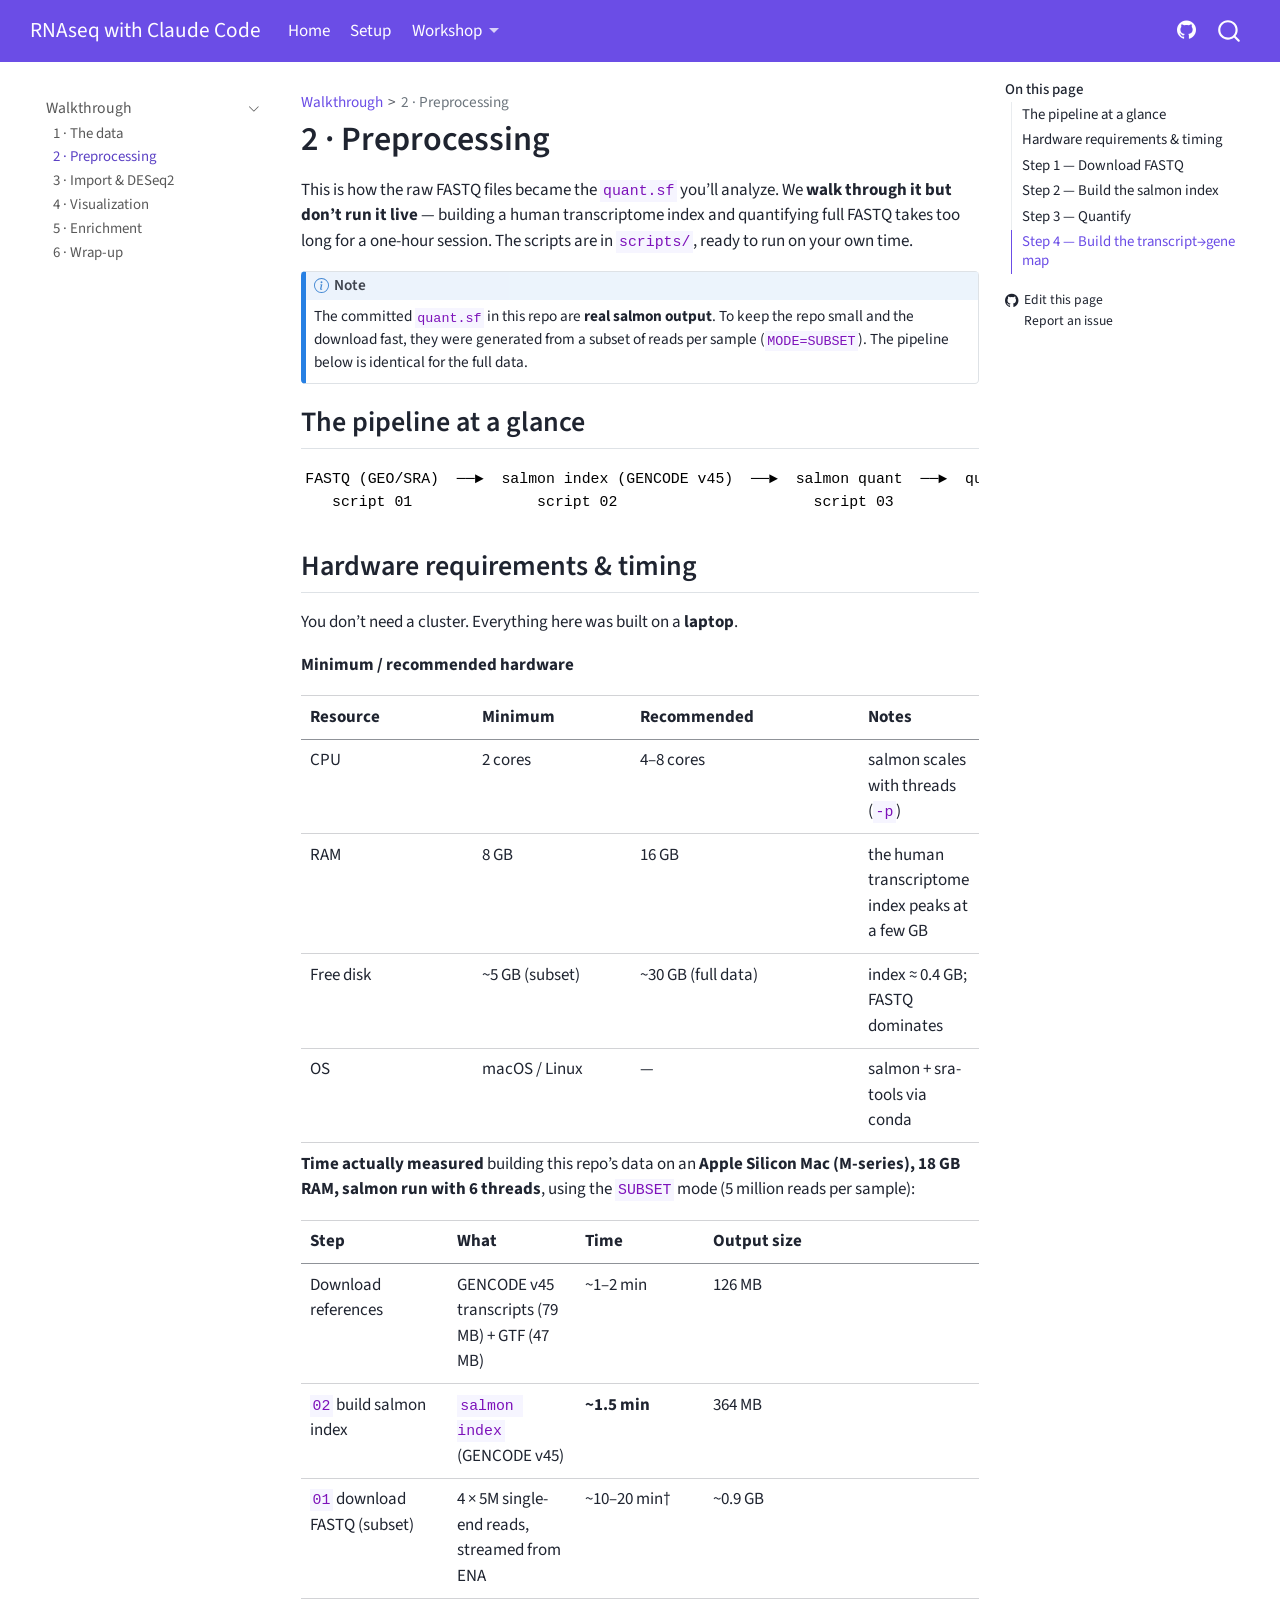
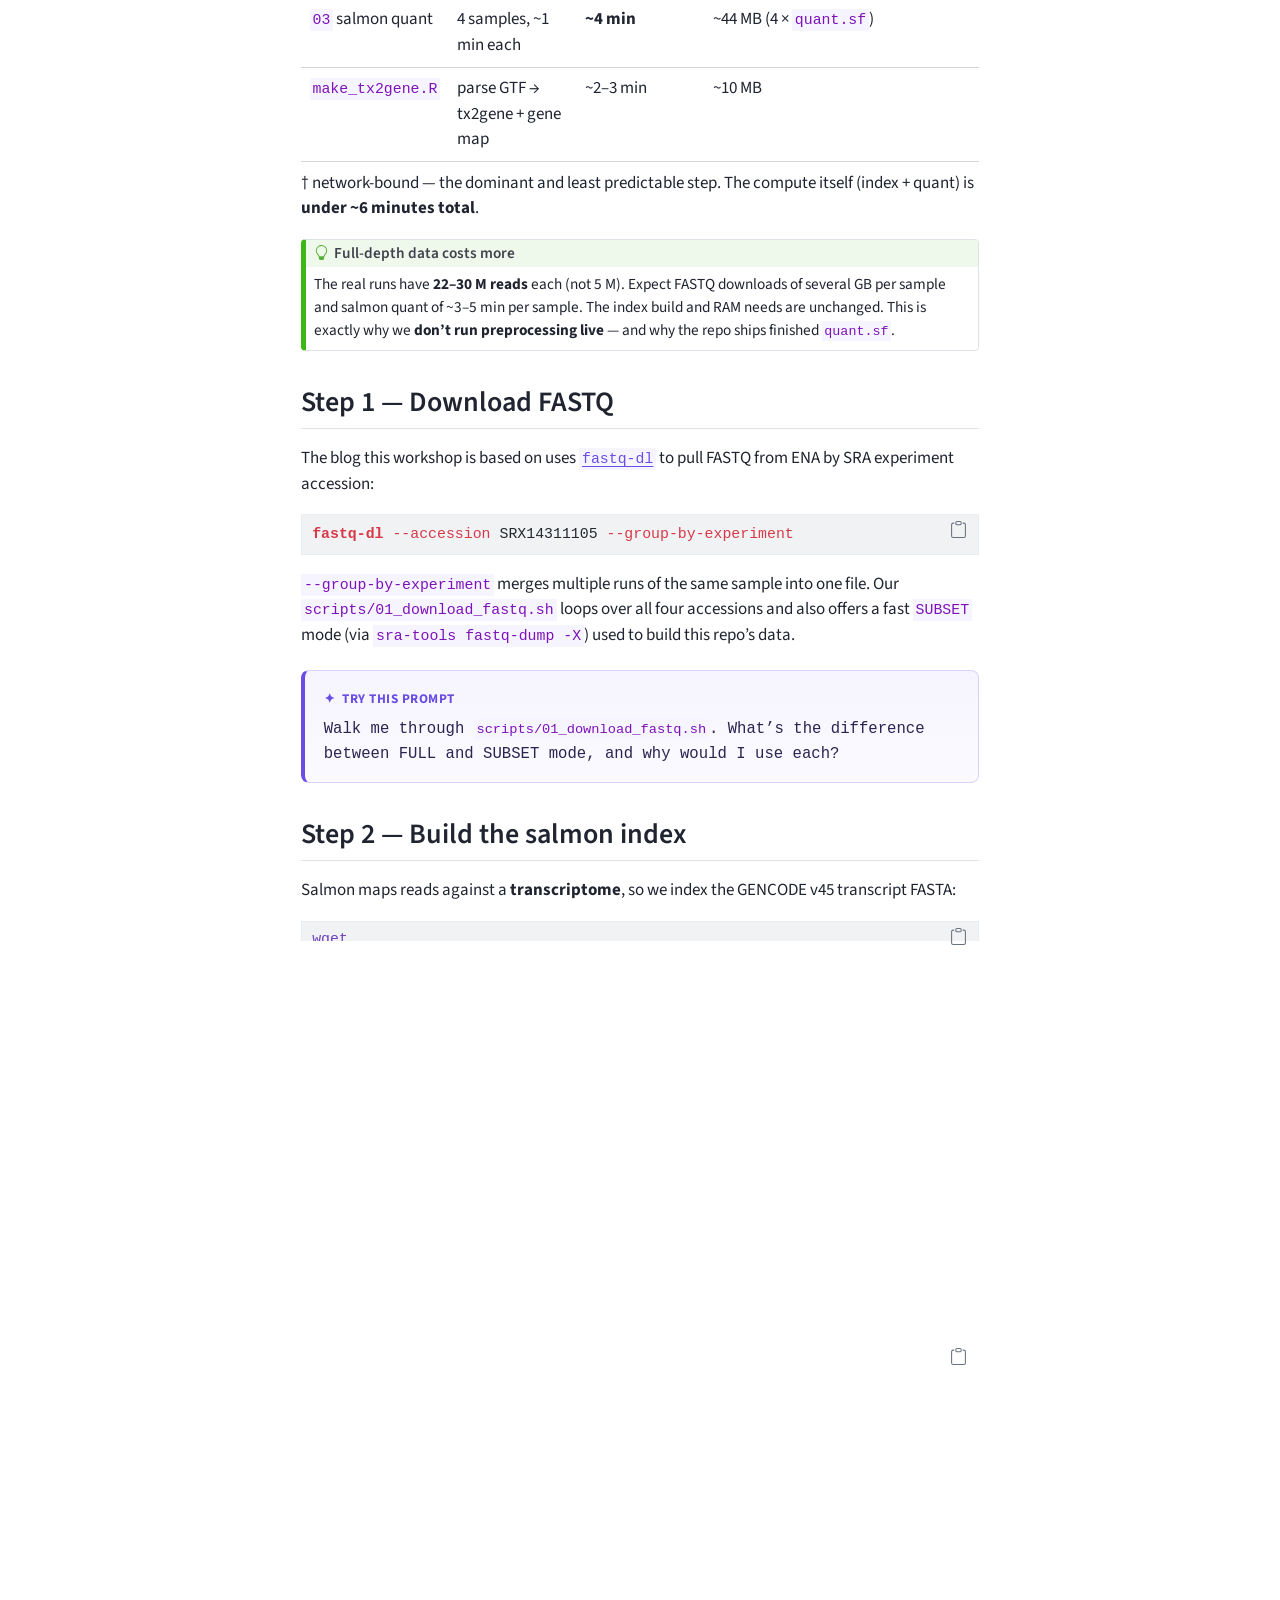
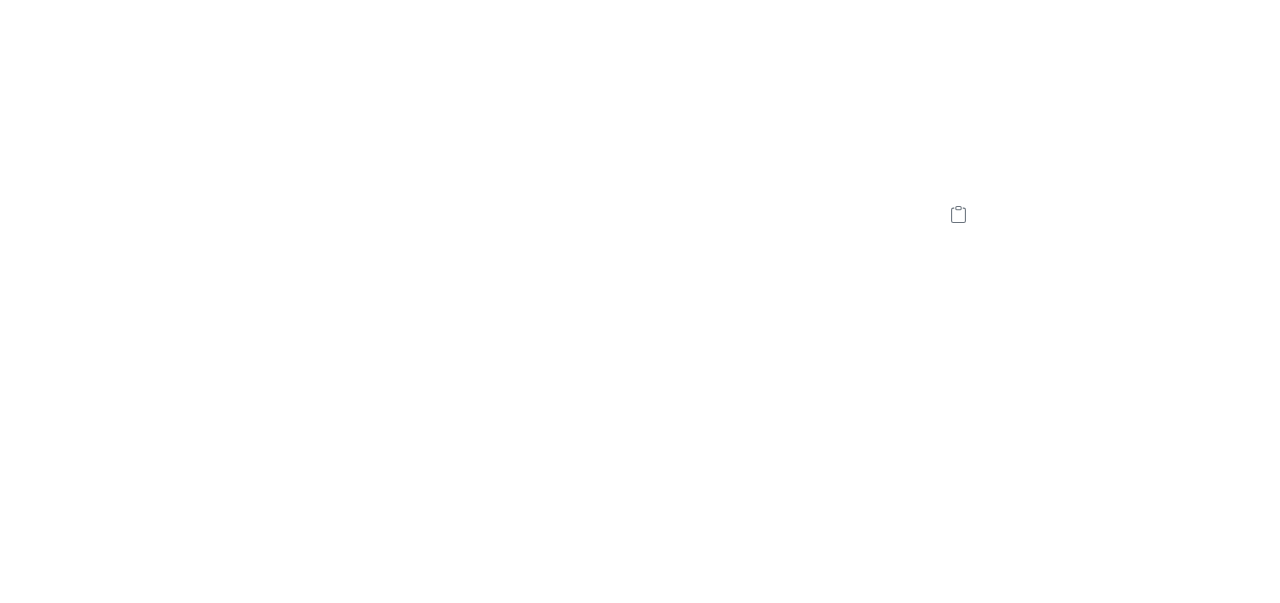
<file: docs/02-preprocessing.html>
<!DOCTYPE html>
<html xmlns="http://www.w3.org/1999/xhtml" lang="en" xml:lang="en"><head>

<meta charset="utf-8">
<meta name="generator" content="quarto-1.7.31">

<meta name="viewport" content="width=device-width, initial-scale=1.0, user-scalable=yes">


<title>2 · Preprocessing – RNAseq with Claude Code</title>
<style>
code{white-space: pre-wrap;}
span.smallcaps{font-variant: small-caps;}
div.columns{display: flex; gap: min(4vw, 1.5em);}
div.column{flex: auto; overflow-x: auto;}
div.hanging-indent{margin-left: 1.5em; text-indent: -1.5em;}
ul.task-list{list-style: none;}
ul.task-list li input[type="checkbox"] {
  width: 0.8em;
  margin: 0 0.8em 0.2em -1em; /* quarto-specific, see https://github.com/quarto-dev/quarto-cli/issues/4556 */ 
  vertical-align: middle;
}
/* CSS for syntax highlighting */
html { -webkit-text-size-adjust: 100%; }
pre > code.sourceCode { white-space: pre; position: relative; }
pre > code.sourceCode > span { display: inline-block; line-height: 1.25; }
pre > code.sourceCode > span:empty { height: 1.2em; }
.sourceCode { overflow: visible; }
code.sourceCode > span { color: inherit; text-decoration: inherit; }
div.sourceCode { margin: 1em 0; }
pre.sourceCode { margin: 0; }
@media screen {
div.sourceCode { overflow: auto; }
}
@media print {
pre > code.sourceCode { white-space: pre-wrap; }
pre > code.sourceCode > span { text-indent: -5em; padding-left: 5em; }
}
pre.numberSource code
  { counter-reset: source-line 0; }
pre.numberSource code > span
  { position: relative; left: -4em; counter-increment: source-line; }
pre.numberSource code > span > a:first-child::before
  { content: counter(source-line);
    position: relative; left: -1em; text-align: right; vertical-align: baseline;
    border: none; display: inline-block;
    -webkit-touch-callout: none; -webkit-user-select: none;
    -khtml-user-select: none; -moz-user-select: none;
    -ms-user-select: none; user-select: none;
    padding: 0 4px; width: 4em;
  }
pre.numberSource { margin-left: 3em;  padding-left: 4px; }
div.sourceCode
  {   }
@media screen {
pre > code.sourceCode > span > a:first-child::before { text-decoration: underline; }
}
</style>


<script src="site_libs/quarto-nav/quarto-nav.js"></script>
<script src="site_libs/quarto-nav/headroom.min.js"></script>
<script src="site_libs/clipboard/clipboard.min.js"></script>
<script src="site_libs/quarto-search/autocomplete.umd.js"></script>
<script src="site_libs/quarto-search/fuse.min.js"></script>
<script src="site_libs/quarto-search/quarto-search.js"></script>
<meta name="quarto:offset" content="./">
<link href="./03-import-deseq2.html" rel="next">
<link href="./01-the-data.html" rel="prev">
<script src="site_libs/quarto-html/quarto.js" type="module"></script>
<script src="site_libs/quarto-html/tabsets/tabsets.js" type="module"></script>
<script src="site_libs/quarto-html/popper.min.js"></script>
<script src="site_libs/quarto-html/tippy.umd.min.js"></script>
<script src="site_libs/quarto-html/anchor.min.js"></script>
<link href="site_libs/quarto-html/tippy.css" rel="stylesheet">
<link href="site_libs/quarto-html/quarto-syntax-highlighting-4a990d8dcb58f517c7c86712b8f2ac7c.css" rel="stylesheet" id="quarto-text-highlighting-styles">
<script src="site_libs/bootstrap/bootstrap.min.js"></script>
<link href="site_libs/bootstrap/bootstrap-icons.css" rel="stylesheet">
<link href="site_libs/bootstrap/bootstrap-62e6471166560a7707f5a786896205da.min.css" rel="stylesheet" append-hash="true" id="quarto-bootstrap" data-mode="light">
<script id="quarto-search-options" type="application/json">{
  "location": "navbar",
  "copy-button": false,
  "collapse-after": 3,
  "panel-placement": "end",
  "type": "overlay",
  "limit": 50,
  "keyboard-shortcut": [
    "f",
    "/",
    "s"
  ],
  "show-item-context": false,
  "language": {
    "search-no-results-text": "No results",
    "search-matching-documents-text": "matching documents",
    "search-copy-link-title": "Copy link to search",
    "search-hide-matches-text": "Hide additional matches",
    "search-more-match-text": "more match in this document",
    "search-more-matches-text": "more matches in this document",
    "search-clear-button-title": "Clear",
    "search-text-placeholder": "",
    "search-detached-cancel-button-title": "Cancel",
    "search-submit-button-title": "Submit",
    "search-label": "Search"
  }
}</script>


<link rel="stylesheet" href="styles.css">
</head>

<body class="nav-sidebar floating nav-fixed quarto-light">

<div id="quarto-search-results"></div>
  <header id="quarto-header" class="headroom fixed-top">
    <nav class="navbar navbar-expand-lg " data-bs-theme="dark">
      <div class="navbar-container container-fluid">
      <div class="navbar-brand-container mx-auto">
    <a class="navbar-brand" href="./index.html">
    <span class="navbar-title">RNAseq with Claude Code</span>
    </a>
  </div>
            <div id="quarto-search" class="" title="Search"></div>
          <button class="navbar-toggler" type="button" data-bs-toggle="collapse" data-bs-target="#navbarCollapse" aria-controls="navbarCollapse" role="menu" aria-expanded="false" aria-label="Toggle navigation" onclick="if (window.quartoToggleHeadroom) { window.quartoToggleHeadroom(); }">
  <span class="navbar-toggler-icon"></span>
</button>
          <div class="collapse navbar-collapse" id="navbarCollapse">
            <ul class="navbar-nav navbar-nav-scroll me-auto">
  <li class="nav-item">
    <a class="nav-link" href="./index.html"> 
<span class="menu-text">Home</span></a>
  </li>  
  <li class="nav-item">
    <a class="nav-link" href="./setup.html"> 
<span class="menu-text">Setup</span></a>
  </li>  
  <li class="nav-item dropdown ">
    <a class="nav-link dropdown-toggle" href="#" id="nav-menu-workshop" role="link" data-bs-toggle="dropdown" aria-expanded="false">
 <span class="menu-text">Workshop</span>
    </a>
    <ul class="dropdown-menu" aria-labelledby="nav-menu-workshop">    
        <li class="dropdown-header">Walkthrough</li>
        <li>
    <a class="dropdown-item" href="./01-the-data.html">
 <span class="dropdown-text">1 · The data</span></a>
  </li>  
        <li>
    <a class="dropdown-item" href="./02-preprocessing.html">
 <span class="dropdown-text">2 · Preprocessing</span></a>
  </li>  
        <li>
    <a class="dropdown-item" href="./03-import-deseq2.html">
 <span class="dropdown-text">3 · Import &amp; DESeq2</span></a>
  </li>  
        <li>
    <a class="dropdown-item" href="./04-visualization.html">
 <span class="dropdown-text">4 · Visualization</span></a>
  </li>  
        <li>
    <a class="dropdown-item" href="./05-enrichment.html">
 <span class="dropdown-text">5 · Enrichment</span></a>
  </li>  
        <li>
    <a class="dropdown-item" href="./06-wrap-up.html">
 <span class="dropdown-text">6 · Wrap-up</span></a>
  </li>  
    </ul>
  </li>
</ul>
            <ul class="navbar-nav navbar-nav-scroll ms-auto">
  <li class="nav-item compact">
    <a class="nav-link" href="https://github.com/crazyhottommy/claude_code_RNAseq_workshop"> <i class="bi bi-github" role="img">
</i> 
<span class="menu-text"></span></a>
  </li>  
</ul>
          </div> <!-- /navcollapse -->
            <div class="quarto-navbar-tools">
</div>
      </div> <!-- /container-fluid -->
    </nav>
  <nav class="quarto-secondary-nav">
    <div class="container-fluid d-flex">
      <button type="button" class="quarto-btn-toggle btn" data-bs-toggle="collapse" role="button" data-bs-target=".quarto-sidebar-collapse-item" aria-controls="quarto-sidebar" aria-expanded="false" aria-label="Toggle sidebar navigation" onclick="if (window.quartoToggleHeadroom) { window.quartoToggleHeadroom(); }">
        <i class="bi bi-layout-text-sidebar-reverse"></i>
      </button>
        <nav class="quarto-page-breadcrumbs" aria-label="breadcrumb"><ol class="breadcrumb"><li class="breadcrumb-item"><a href="./01-the-data.html">Walkthrough</a></li><li class="breadcrumb-item"><a href="./02-preprocessing.html">2 · Preprocessing</a></li></ol></nav>
        <a class="flex-grow-1" role="navigation" data-bs-toggle="collapse" data-bs-target=".quarto-sidebar-collapse-item" aria-controls="quarto-sidebar" aria-expanded="false" aria-label="Toggle sidebar navigation" onclick="if (window.quartoToggleHeadroom) { window.quartoToggleHeadroom(); }">      
        </a>
    </div>
  </nav>
</header>
<!-- content -->
<div id="quarto-content" class="quarto-container page-columns page-rows-contents page-layout-article page-navbar">
<!-- sidebar -->
  <nav id="quarto-sidebar" class="sidebar collapse collapse-horizontal quarto-sidebar-collapse-item sidebar-navigation floating overflow-auto">
    <div class="sidebar-menu-container"> 
    <ul class="list-unstyled mt-1">
        <li class="sidebar-item sidebar-item-section">
      <div class="sidebar-item-container"> 
            <a class="sidebar-item-text sidebar-link text-start" data-bs-toggle="collapse" data-bs-target="#quarto-sidebar-section-1" role="navigation" aria-expanded="true">
 <span class="menu-text">Walkthrough</span></a>
          <a class="sidebar-item-toggle text-start" data-bs-toggle="collapse" data-bs-target="#quarto-sidebar-section-1" role="navigation" aria-expanded="true" aria-label="Toggle section">
            <i class="bi bi-chevron-right ms-2"></i>
          </a> 
      </div>
      <ul id="quarto-sidebar-section-1" class="collapse list-unstyled sidebar-section depth1 show">  
          <li class="sidebar-item">
  <div class="sidebar-item-container"> 
  <a href="./01-the-data.html" class="sidebar-item-text sidebar-link">
 <span class="menu-text">1 · The data</span></a>
  </div>
</li>
          <li class="sidebar-item">
  <div class="sidebar-item-container"> 
  <a href="./02-preprocessing.html" class="sidebar-item-text sidebar-link active">
 <span class="menu-text">2 · Preprocessing</span></a>
  </div>
</li>
          <li class="sidebar-item">
  <div class="sidebar-item-container"> 
  <a href="./03-import-deseq2.html" class="sidebar-item-text sidebar-link">
 <span class="menu-text">3 · Import &amp; DESeq2</span></a>
  </div>
</li>
          <li class="sidebar-item">
  <div class="sidebar-item-container"> 
  <a href="./04-visualization.html" class="sidebar-item-text sidebar-link">
 <span class="menu-text">4 · Visualization</span></a>
  </div>
</li>
          <li class="sidebar-item">
  <div class="sidebar-item-container"> 
  <a href="./05-enrichment.html" class="sidebar-item-text sidebar-link">
 <span class="menu-text">5 · Enrichment</span></a>
  </div>
</li>
          <li class="sidebar-item">
  <div class="sidebar-item-container"> 
  <a href="./06-wrap-up.html" class="sidebar-item-text sidebar-link">
 <span class="menu-text">6 · Wrap-up</span></a>
  </div>
</li>
      </ul>
  </li>
    </ul>
    </div>
</nav>
<div id="quarto-sidebar-glass" class="quarto-sidebar-collapse-item" data-bs-toggle="collapse" data-bs-target=".quarto-sidebar-collapse-item"></div>
<!-- margin-sidebar -->
    <div id="quarto-margin-sidebar" class="sidebar margin-sidebar">
        <nav id="TOC" role="doc-toc" class="toc-active">
    <h2 id="toc-title">On this page</h2>
   
  <ul>
  <li><a href="#the-pipeline-at-a-glance" id="toc-the-pipeline-at-a-glance" class="nav-link active" data-scroll-target="#the-pipeline-at-a-glance">The pipeline at a glance</a></li>
  <li><a href="#sec-hardware" id="toc-sec-hardware" class="nav-link" data-scroll-target="#sec-hardware">Hardware requirements &amp; timing</a></li>
  <li><a href="#step-1-download-fastq" id="toc-step-1-download-fastq" class="nav-link" data-scroll-target="#step-1-download-fastq">Step 1 — Download FASTQ</a></li>
  <li><a href="#step-2-build-the-salmon-index" id="toc-step-2-build-the-salmon-index" class="nav-link" data-scroll-target="#step-2-build-the-salmon-index">Step 2 — Build the salmon index</a></li>
  <li><a href="#step-3-quantify" id="toc-step-3-quantify" class="nav-link" data-scroll-target="#step-3-quantify">Step 3 — Quantify</a></li>
  <li><a href="#step-4-build-the-transcriptgene-map" id="toc-step-4-build-the-transcriptgene-map" class="nav-link" data-scroll-target="#step-4-build-the-transcriptgene-map">Step 4 — Build the transcript→gene map</a></li>
  </ul>
<div class="toc-actions"><ul><li><a href="https://github.com/crazyhottommy/claude_code_RNAseq_workshop/edit/main/02-preprocessing.qmd" class="toc-action"><i class="bi bi-github"></i>Edit this page</a></li><li><a href="https://github.com/crazyhottommy/claude_code_RNAseq_workshop/issues/new" class="toc-action"><i class="bi empty"></i>Report an issue</a></li></ul></div></nav>
    </div>
<!-- main -->
<main class="content" id="quarto-document-content">

<header id="title-block-header" class="quarto-title-block default"><nav class="quarto-page-breadcrumbs quarto-title-breadcrumbs d-none d-lg-block" aria-label="breadcrumb"><ol class="breadcrumb"><li class="breadcrumb-item"><a href="./01-the-data.html">Walkthrough</a></li><li class="breadcrumb-item"><a href="./02-preprocessing.html">2 · Preprocessing</a></li></ol></nav>
<div class="quarto-title">
<h1 class="title">2 · Preprocessing</h1>
</div>



<div class="quarto-title-meta">

    
  
    
  </div>
  


</header>


<p>This is how the raw FASTQ files became the <code>quant.sf</code> you’ll analyze. We <strong>walk through it but don’t run it live</strong> — building a human transcriptome index and quantifying full FASTQ takes too long for a one-hour session. The scripts are in <code>scripts/</code>, ready to run on your own time.</p>
<div class="callout callout-style-default callout-note callout-titled">
<div class="callout-header d-flex align-content-center">
<div class="callout-icon-container">
<i class="callout-icon"></i>
</div>
<div class="callout-title-container flex-fill">
Note
</div>
</div>
<div class="callout-body-container callout-body">
<p>The committed <code>quant.sf</code> in this repo are <strong>real salmon output</strong>. To keep the repo small and the download fast, they were generated from a subset of reads per sample (<code>MODE=SUBSET</code>). The pipeline below is identical for the full data.</p>
</div>
</div>
<section id="the-pipeline-at-a-glance" class="level2">
<h2 class="anchored" data-anchor-id="the-pipeline-at-a-glance">The pipeline at a glance</h2>
<pre><code>FASTQ (GEO/SRA)  ──►  salmon index (GENCODE v45)  ──►  salmon quant  ──►  quant.sf
   script 01              script 02                      script 03</code></pre>
</section>
<section id="sec-hardware" class="level2">
<h2 class="anchored" data-anchor-id="sec-hardware">Hardware requirements &amp; timing</h2>
<p>You don’t need a cluster. Everything here was built on a <strong>laptop</strong>.</p>
<p><strong>Minimum / recommended hardware</strong></p>
<table class="caption-top table">
<colgroup>
<col style="width: 25%">
<col style="width: 23%">
<col style="width: 33%">
<col style="width: 17%">
</colgroup>
<thead>
<tr class="header">
<th>Resource</th>
<th>Minimum</th>
<th>Recommended</th>
<th>Notes</th>
</tr>
</thead>
<tbody>
<tr class="odd">
<td>CPU</td>
<td>2 cores</td>
<td>4–8 cores</td>
<td>salmon scales with threads (<code>-p</code>)</td>
</tr>
<tr class="even">
<td>RAM</td>
<td>8 GB</td>
<td>16 GB</td>
<td>the human transcriptome index peaks at a few GB</td>
</tr>
<tr class="odd">
<td>Free disk</td>
<td>~5 GB (subset)</td>
<td>~30 GB (full data)</td>
<td>index ≈ 0.4 GB; FASTQ dominates</td>
</tr>
<tr class="even">
<td>OS</td>
<td>macOS / Linux</td>
<td>—</td>
<td>salmon + sra-tools via conda</td>
</tr>
</tbody>
</table>
<p><strong>Time actually measured</strong> building this repo’s data on an <strong>Apple Silicon Mac (M-series), 18 GB RAM, salmon run with 6 threads</strong>, using the <code>SUBSET</code> mode (5 million reads per sample):</p>
<table class="caption-top table">
<colgroup>
<col style="width: 19%">
<col style="width: 19%">
<col style="width: 19%">
<col style="width: 41%">
</colgroup>
<thead>
<tr class="header">
<th>Step</th>
<th>What</th>
<th>Time</th>
<th>Output size</th>
</tr>
</thead>
<tbody>
<tr class="odd">
<td>Download references</td>
<td>GENCODE v45 transcripts (79 MB) + GTF (47 MB)</td>
<td>~1–2 min</td>
<td>126 MB</td>
</tr>
<tr class="even">
<td><code>02</code> build salmon index</td>
<td><code>salmon index</code> (GENCODE v45)</td>
<td><strong>~1.5 min</strong></td>
<td>364 MB</td>
</tr>
<tr class="odd">
<td><code>01</code> download FASTQ (subset)</td>
<td>4 × 5M single-end reads, streamed from ENA</td>
<td>~10–20 min†</td>
<td>~0.9 GB</td>
</tr>
<tr class="even">
<td><code>03</code> salmon quant</td>
<td>4 samples, ~1 min each</td>
<td><strong>~4 min</strong></td>
<td>~44 MB (4 × <code>quant.sf</code>)</td>
</tr>
<tr class="odd">
<td><code>make_tx2gene.R</code></td>
<td>parse GTF → tx2gene + gene map</td>
<td>~2–3 min</td>
<td>~10 MB</td>
</tr>
</tbody>
</table>
<p>† network-bound — the dominant and least predictable step. The compute itself (index + quant) is <strong>under ~6 minutes total</strong>.</p>
<div class="callout callout-style-default callout-tip callout-titled">
<div class="callout-header d-flex align-content-center">
<div class="callout-icon-container">
<i class="callout-icon"></i>
</div>
<div class="callout-title-container flex-fill">
Full-depth data costs more
</div>
</div>
<div class="callout-body-container callout-body">
<p>The real runs have <strong>22–30 M reads</strong> each (not 5 M). Expect FASTQ downloads of several GB per sample and salmon quant of ~3–5 min per sample. The index build and RAM needs are unchanged. This is exactly why we <strong>don’t run preprocessing live</strong> — and why the repo ships finished <code>quant.sf</code>.</p>
</div>
</div>
</section>
<section id="step-1-download-fastq" class="level2">
<h2 class="anchored" data-anchor-id="step-1-download-fastq">Step 1 — Download FASTQ</h2>
<p>The blog this workshop is based on uses <a href="https://github.com/rpetit3/fastq-dl"><code>fastq-dl</code></a> to pull FASTQ from ENA by SRA experiment accession:</p>
<div class="sourceCode" id="cb2"><pre class="sourceCode bash code-with-copy"><code class="sourceCode bash"><span id="cb2-1"><a href="#cb2-1" aria-hidden="true" tabindex="-1"></a><span class="ex">fastq-dl</span> <span class="at">--accession</span> SRX14311105 <span class="at">--group-by-experiment</span></span></code><button title="Copy to Clipboard" class="code-copy-button"><i class="bi"></i></button></pre></div>
<p><code>--group-by-experiment</code> merges multiple runs of the same sample into one file. Our <code>scripts/01_download_fastq.sh</code> loops over all four accessions and also offers a fast <code>SUBSET</code> mode (via <code>sra-tools fastq-dump -X</code>) used to build this repo’s data.</p>
<div class="claude-prompt">
<p><span class="prompt-label">Try this prompt</span></p>
<p><span class="prompt-text">Walk me through <code>scripts/01_download_fastq.sh</code>. What’s the difference between FULL and SUBSET mode, and why would I use each?</span></p>
</div>
</section>
<section id="step-2-build-the-salmon-index" class="level2">
<h2 class="anchored" data-anchor-id="step-2-build-the-salmon-index">Step 2 — Build the salmon index</h2>
<p>Salmon maps reads against a <strong>transcriptome</strong>, so we index the GENCODE v45 transcript FASTA:</p>
<div class="sourceCode" id="cb3"><pre class="sourceCode bash code-with-copy"><code class="sourceCode bash"><span id="cb3-1"><a href="#cb3-1" aria-hidden="true" tabindex="-1"></a><span class="fu">wget</span> https://ftp.ebi.ac.uk/pub/databases/gencode/Gencode_human/release_45/gencode.v45.transcripts.fa.gz</span>
<span id="cb3-2"><a href="#cb3-2" aria-hidden="true" tabindex="-1"></a><span class="ex">salmon</span> index <span class="at">-t</span> gencode.v45.transcripts.fa.gz <span class="at">-i</span> gencode.v45_human_index <span class="at">-k</span> 31 <span class="at">--gencode</span></span></code><button title="Copy to Clipboard" class="code-copy-button"><i class="bi"></i></button></pre></div>
<ul>
<li><code>-k 31</code> — k-mer size; 31 is standard for reads ≥ 75 bp.</li>
<li><code>--gencode</code> — strips the <code>|</code>-delimited junk from GENCODE FASTA headers so transcript IDs stay clean.</li>
</ul>
<p>This is the RAM-heaviest step (the index peaks at a few GB), but it’s quick: <strong>~1.5 min on 6 threads</strong> here, a few minutes on a 2-core laptop. The finished index is ~364 MB. See <code>scripts/02_build_salmon_index.sh</code> and the <a href="#sec-hardware">timing table</a>.</p>
</section>
<section id="step-3-quantify" class="level2">
<h2 class="anchored" data-anchor-id="step-3-quantify">Step 3 — Quantify</h2>
<p>For <strong>single-end</strong> reads, feed the FASTQ with <code>-r</code> (paired-end would use <code>-1</code>/<code>-2</code>):</p>
<div class="sourceCode" id="cb4"><pre class="sourceCode bash code-with-copy"><code class="sourceCode bash"><span id="cb4-1"><a href="#cb4-1" aria-hidden="true" tabindex="-1"></a><span class="ex">salmon</span> quant <span class="at">-i</span> gencode.v45_human_index <span class="at">-l</span> A <span class="dt">\</span></span>
<span id="cb4-2"><a href="#cb4-2" aria-hidden="true" tabindex="-1"></a>  <span class="at">-r</span> fastq/Hypoxia_sgCTRL_1.fastq.gz <span class="dt">\</span></span>
<span id="cb4-3"><a href="#cb4-3" aria-hidden="true" tabindex="-1"></a>  <span class="at">-o</span> data/salmon/Hypoxia_sgCTRL_1 <span class="dt">\</span></span>
<span id="cb4-4"><a href="#cb4-4" aria-hidden="true" tabindex="-1"></a>  <span class="at">--validateMappings</span> <span class="at">--gcBias</span> <span class="at">--seqBias</span></span></code><button title="Copy to Clipboard" class="code-copy-button"><i class="bi"></i></button></pre></div>
<ul>
<li><code>-l A</code> — auto-detect the library type.</li>
<li><code>--validateMappings</code> — selective alignment, more accurate.</li>
<li><code>--gcBias</code> / <code>--seqBias</code> — correct common technical biases.</li>
</ul>
<p>Each run writes a <code>quant.sf</code> (plus logs) in <strong>~1 minute</strong> per sample (5M reads, 6 threads). Our subset runs hit <strong>90–92% mapping rates</strong> — right in line with the <strong>91–93%</strong> the original study reported. See <code>scripts/03_salmon_quant.sh</code>.</p>
</section>
<section id="step-4-build-the-transcriptgene-map" class="level2">
<h2 class="anchored" data-anchor-id="step-4-build-the-transcriptgene-map">Step 4 — Build the transcript→gene map</h2>
<p><code>scripts/make_tx2gene.R</code> parses the GENCODE GTF with <code>rtracklayer</code> and writes <code>data/tx2gene.csv</code> and <code>data/gene_name_map.csv</code>:</p>
<div class="sourceCode" id="cb5"><pre class="sourceCode r code-with-copy"><code class="sourceCode r"><span id="cb5-1"><a href="#cb5-1" aria-hidden="true" tabindex="-1"></a>gtf <span class="ot">&lt;-</span> rtracklayer<span class="sc">::</span><span class="fu">import</span>(<span class="st">"reference/gencode.v45.annotation.gtf.gz"</span>)</span>
<span id="cb5-2"><a href="#cb5-2" aria-hidden="true" tabindex="-1"></a>tx  <span class="ot">&lt;-</span> <span class="fu">subset</span>(<span class="fu">as.data.frame</span>(gtf), type <span class="sc">==</span> <span class="st">"transcript"</span>)</span>
<span id="cb5-3"><a href="#cb5-3" aria-hidden="true" tabindex="-1"></a><span class="co"># transcript_id -&gt; gene_id  and  gene_id -&gt; gene_name</span></span></code><button title="Copy to Clipboard" class="code-copy-button"><i class="bi"></i></button></pre></div>
<div class="callout callout-style-default callout-tip callout-titled">
<div class="callout-header d-flex align-content-center">
<div class="callout-icon-container">
<i class="callout-icon"></i>
</div>
<div class="callout-title-container flex-fill">
Reproduce the whole thing later
</div>
</div>
<div class="callout-body-container callout-body">
<p><code>conda env create -f environment.yml</code>, then run <code>scripts/01 → 02 → 03 → make_tx2gene.R</code>. Everything you need is in the repo.</p>
</div>
</div>
<p>→ Now the fun part: load the data and find differentially expressed genes — <strong><a href="./03-import-deseq2.html">3 · Import &amp; DESeq2</a></strong>.</p>


</section>

<a onclick="window.scrollTo(0, 0); return false;" role="button" id="quarto-back-to-top"><i class="bi bi-arrow-up"></i> Back to top</a></main> <!-- /main -->
<script id="quarto-html-after-body" type="application/javascript">
  window.document.addEventListener("DOMContentLoaded", function (event) {
    const icon = "";
    const anchorJS = new window.AnchorJS();
    anchorJS.options = {
      placement: 'right',
      icon: icon
    };
    anchorJS.add('.anchored');
    const isCodeAnnotation = (el) => {
      for (const clz of el.classList) {
        if (clz.startsWith('code-annotation-')) {                     
          return true;
        }
      }
      return false;
    }
    const onCopySuccess = function(e) {
      // button target
      const button = e.trigger;
      // don't keep focus
      button.blur();
      // flash "checked"
      button.classList.add('code-copy-button-checked');
      var currentTitle = button.getAttribute("title");
      button.setAttribute("title", "Copied!");
      let tooltip;
      if (window.bootstrap) {
        button.setAttribute("data-bs-toggle", "tooltip");
        button.setAttribute("data-bs-placement", "left");
        button.setAttribute("data-bs-title", "Copied!");
        tooltip = new bootstrap.Tooltip(button, 
          { trigger: "manual", 
            customClass: "code-copy-button-tooltip",
            offset: [0, -8]});
        tooltip.show();    
      }
      setTimeout(function() {
        if (tooltip) {
          tooltip.hide();
          button.removeAttribute("data-bs-title");
          button.removeAttribute("data-bs-toggle");
          button.removeAttribute("data-bs-placement");
        }
        button.setAttribute("title", currentTitle);
        button.classList.remove('code-copy-button-checked');
      }, 1000);
      // clear code selection
      e.clearSelection();
    }
    const getTextToCopy = function(trigger) {
        const codeEl = trigger.previousElementSibling.cloneNode(true);
        for (const childEl of codeEl.children) {
          if (isCodeAnnotation(childEl)) {
            childEl.remove();
          }
        }
        return codeEl.innerText;
    }
    const clipboard = new window.ClipboardJS('.code-copy-button:not([data-in-quarto-modal])', {
      text: getTextToCopy
    });
    clipboard.on('success', onCopySuccess);
    if (window.document.getElementById('quarto-embedded-source-code-modal')) {
      const clipboardModal = new window.ClipboardJS('.code-copy-button[data-in-quarto-modal]', {
        text: getTextToCopy,
        container: window.document.getElementById('quarto-embedded-source-code-modal')
      });
      clipboardModal.on('success', onCopySuccess);
    }
      var localhostRegex = new RegExp(/^(?:http|https):\/\/localhost\:?[0-9]*\//);
      var mailtoRegex = new RegExp(/^mailto:/);
        var filterRegex = new RegExp("https:\/\/crazyhottommy\.github\.io\/claude_code_RNAseq_workshop\/");
      var isInternal = (href) => {
          return filterRegex.test(href) || localhostRegex.test(href) || mailtoRegex.test(href);
      }
      // Inspect non-navigation links and adorn them if external
     var links = window.document.querySelectorAll('a[href]:not(.nav-link):not(.navbar-brand):not(.toc-action):not(.sidebar-link):not(.sidebar-item-toggle):not(.pagination-link):not(.no-external):not([aria-hidden]):not(.dropdown-item):not(.quarto-navigation-tool):not(.about-link)');
      for (var i=0; i<links.length; i++) {
        const link = links[i];
        if (!isInternal(link.href)) {
          // undo the damage that might have been done by quarto-nav.js in the case of
          // links that we want to consider external
          if (link.dataset.originalHref !== undefined) {
            link.href = link.dataset.originalHref;
          }
        }
      }
    function tippyHover(el, contentFn, onTriggerFn, onUntriggerFn) {
      const config = {
        allowHTML: true,
        maxWidth: 500,
        delay: 100,
        arrow: false,
        appendTo: function(el) {
            return el.parentElement;
        },
        interactive: true,
        interactiveBorder: 10,
        theme: 'quarto',
        placement: 'bottom-start',
      };
      if (contentFn) {
        config.content = contentFn;
      }
      if (onTriggerFn) {
        config.onTrigger = onTriggerFn;
      }
      if (onUntriggerFn) {
        config.onUntrigger = onUntriggerFn;
      }
      window.tippy(el, config); 
    }
    const noterefs = window.document.querySelectorAll('a[role="doc-noteref"]');
    for (var i=0; i<noterefs.length; i++) {
      const ref = noterefs[i];
      tippyHover(ref, function() {
        // use id or data attribute instead here
        let href = ref.getAttribute('data-footnote-href') || ref.getAttribute('href');
        try { href = new URL(href).hash; } catch {}
        const id = href.replace(/^#\/?/, "");
        const note = window.document.getElementById(id);
        if (note) {
          return note.innerHTML;
        } else {
          return "";
        }
      });
    }
    const xrefs = window.document.querySelectorAll('a.quarto-xref');
    const processXRef = (id, note) => {
      // Strip column container classes
      const stripColumnClz = (el) => {
        el.classList.remove("page-full", "page-columns");
        if (el.children) {
          for (const child of el.children) {
            stripColumnClz(child);
          }
        }
      }
      stripColumnClz(note)
      if (id === null || id.startsWith('sec-')) {
        // Special case sections, only their first couple elements
        const container = document.createElement("div");
        if (note.children && note.children.length > 2) {
          container.appendChild(note.children[0].cloneNode(true));
          for (let i = 1; i < note.children.length; i++) {
            const child = note.children[i];
            if (child.tagName === "P" && child.innerText === "") {
              continue;
            } else {
              container.appendChild(child.cloneNode(true));
              break;
            }
          }
          if (window.Quarto?.typesetMath) {
            window.Quarto.typesetMath(container);
          }
          return container.innerHTML
        } else {
          if (window.Quarto?.typesetMath) {
            window.Quarto.typesetMath(note);
          }
          return note.innerHTML;
        }
      } else {
        // Remove any anchor links if they are present
        const anchorLink = note.querySelector('a.anchorjs-link');
        if (anchorLink) {
          anchorLink.remove();
        }
        if (window.Quarto?.typesetMath) {
          window.Quarto.typesetMath(note);
        }
        if (note.classList.contains("callout")) {
          return note.outerHTML;
        } else {
          return note.innerHTML;
        }
      }
    }
    for (var i=0; i<xrefs.length; i++) {
      const xref = xrefs[i];
      tippyHover(xref, undefined, function(instance) {
        instance.disable();
        let url = xref.getAttribute('href');
        let hash = undefined; 
        if (url.startsWith('#')) {
          hash = url;
        } else {
          try { hash = new URL(url).hash; } catch {}
        }
        if (hash) {
          const id = hash.replace(/^#\/?/, "");
          const note = window.document.getElementById(id);
          if (note !== null) {
            try {
              const html = processXRef(id, note.cloneNode(true));
              instance.setContent(html);
            } finally {
              instance.enable();
              instance.show();
            }
          } else {
            // See if we can fetch this
            fetch(url.split('#')[0])
            .then(res => res.text())
            .then(html => {
              const parser = new DOMParser();
              const htmlDoc = parser.parseFromString(html, "text/html");
              const note = htmlDoc.getElementById(id);
              if (note !== null) {
                const html = processXRef(id, note);
                instance.setContent(html);
              } 
            }).finally(() => {
              instance.enable();
              instance.show();
            });
          }
        } else {
          // See if we can fetch a full url (with no hash to target)
          // This is a special case and we should probably do some content thinning / targeting
          fetch(url)
          .then(res => res.text())
          .then(html => {
            const parser = new DOMParser();
            const htmlDoc = parser.parseFromString(html, "text/html");
            const note = htmlDoc.querySelector('main.content');
            if (note !== null) {
              // This should only happen for chapter cross references
              // (since there is no id in the URL)
              // remove the first header
              if (note.children.length > 0 && note.children[0].tagName === "HEADER") {
                note.children[0].remove();
              }
              const html = processXRef(null, note);
              instance.setContent(html);
            } 
          }).finally(() => {
            instance.enable();
            instance.show();
          });
        }
      }, function(instance) {
      });
    }
        let selectedAnnoteEl;
        const selectorForAnnotation = ( cell, annotation) => {
          let cellAttr = 'data-code-cell="' + cell + '"';
          let lineAttr = 'data-code-annotation="' +  annotation + '"';
          const selector = 'span[' + cellAttr + '][' + lineAttr + ']';
          return selector;
        }
        const selectCodeLines = (annoteEl) => {
          const doc = window.document;
          const targetCell = annoteEl.getAttribute("data-target-cell");
          const targetAnnotation = annoteEl.getAttribute("data-target-annotation");
          const annoteSpan = window.document.querySelector(selectorForAnnotation(targetCell, targetAnnotation));
          const lines = annoteSpan.getAttribute("data-code-lines").split(",");
          const lineIds = lines.map((line) => {
            return targetCell + "-" + line;
          })
          let top = null;
          let height = null;
          let parent = null;
          if (lineIds.length > 0) {
              //compute the position of the single el (top and bottom and make a div)
              const el = window.document.getElementById(lineIds[0]);
              top = el.offsetTop;
              height = el.offsetHeight;
              parent = el.parentElement.parentElement;
            if (lineIds.length > 1) {
              const lastEl = window.document.getElementById(lineIds[lineIds.length - 1]);
              const bottom = lastEl.offsetTop + lastEl.offsetHeight;
              height = bottom - top;
            }
            if (top !== null && height !== null && parent !== null) {
              // cook up a div (if necessary) and position it 
              let div = window.document.getElementById("code-annotation-line-highlight");
              if (div === null) {
                div = window.document.createElement("div");
                div.setAttribute("id", "code-annotation-line-highlight");
                div.style.position = 'absolute';
                parent.appendChild(div);
              }
              div.style.top = top - 2 + "px";
              div.style.height = height + 4 + "px";
              div.style.left = 0;
              let gutterDiv = window.document.getElementById("code-annotation-line-highlight-gutter");
              if (gutterDiv === null) {
                gutterDiv = window.document.createElement("div");
                gutterDiv.setAttribute("id", "code-annotation-line-highlight-gutter");
                gutterDiv.style.position = 'absolute';
                const codeCell = window.document.getElementById(targetCell);
                const gutter = codeCell.querySelector('.code-annotation-gutter');
                gutter.appendChild(gutterDiv);
              }
              gutterDiv.style.top = top - 2 + "px";
              gutterDiv.style.height = height + 4 + "px";
            }
            selectedAnnoteEl = annoteEl;
          }
        };
        const unselectCodeLines = () => {
          const elementsIds = ["code-annotation-line-highlight", "code-annotation-line-highlight-gutter"];
          elementsIds.forEach((elId) => {
            const div = window.document.getElementById(elId);
            if (div) {
              div.remove();
            }
          });
          selectedAnnoteEl = undefined;
        };
          // Handle positioning of the toggle
      window.addEventListener(
        "resize",
        throttle(() => {
          elRect = undefined;
          if (selectedAnnoteEl) {
            selectCodeLines(selectedAnnoteEl);
          }
        }, 10)
      );
      function throttle(fn, ms) {
      let throttle = false;
      let timer;
        return (...args) => {
          if(!throttle) { // first call gets through
              fn.apply(this, args);
              throttle = true;
          } else { // all the others get throttled
              if(timer) clearTimeout(timer); // cancel #2
              timer = setTimeout(() => {
                fn.apply(this, args);
                timer = throttle = false;
              }, ms);
          }
        };
      }
        // Attach click handler to the DT
        const annoteDls = window.document.querySelectorAll('dt[data-target-cell]');
        for (const annoteDlNode of annoteDls) {
          annoteDlNode.addEventListener('click', (event) => {
            const clickedEl = event.target;
            if (clickedEl !== selectedAnnoteEl) {
              unselectCodeLines();
              const activeEl = window.document.querySelector('dt[data-target-cell].code-annotation-active');
              if (activeEl) {
                activeEl.classList.remove('code-annotation-active');
              }
              selectCodeLines(clickedEl);
              clickedEl.classList.add('code-annotation-active');
            } else {
              // Unselect the line
              unselectCodeLines();
              clickedEl.classList.remove('code-annotation-active');
            }
          });
        }
    const findCites = (el) => {
      const parentEl = el.parentElement;
      if (parentEl) {
        const cites = parentEl.dataset.cites;
        if (cites) {
          return {
            el,
            cites: cites.split(' ')
          };
        } else {
          return findCites(el.parentElement)
        }
      } else {
        return undefined;
      }
    };
    var bibliorefs = window.document.querySelectorAll('a[role="doc-biblioref"]');
    for (var i=0; i<bibliorefs.length; i++) {
      const ref = bibliorefs[i];
      const citeInfo = findCites(ref);
      if (citeInfo) {
        tippyHover(citeInfo.el, function() {
          var popup = window.document.createElement('div');
          citeInfo.cites.forEach(function(cite) {
            var citeDiv = window.document.createElement('div');
            citeDiv.classList.add('hanging-indent');
            citeDiv.classList.add('csl-entry');
            var biblioDiv = window.document.getElementById('ref-' + cite);
            if (biblioDiv) {
              citeDiv.innerHTML = biblioDiv.innerHTML;
            }
            popup.appendChild(citeDiv);
          });
          return popup.innerHTML;
        });
      }
    }
  });
  </script>
<nav class="page-navigation">
  <div class="nav-page nav-page-previous">
      <a href="./01-the-data.html" class="pagination-link" aria-label="1 · The data">
        <i class="bi bi-arrow-left-short"></i> <span class="nav-page-text">1 · The data</span>
      </a>          
  </div>
  <div class="nav-page nav-page-next">
      <a href="./03-import-deseq2.html" class="pagination-link" aria-label="3 · Import &amp; DESeq2">
        <span class="nav-page-text">3 · Import &amp; DESeq2</span> <i class="bi bi-arrow-right-short"></i>
      </a>
  </div>
</nav>
</div> <!-- /content -->
<footer class="footer">
  <div class="nav-footer">
    <div class="nav-footer-left">
<p>Built for a live workshop with <a href="https://claude.com/claude-code">Claude Code</a>.</p>
</div>   
    <div class="nav-footer-center">
      &nbsp;
    <div class="toc-actions d-sm-block d-md-none"><ul><li><a href="https://github.com/crazyhottommy/claude_code_RNAseq_workshop/edit/main/02-preprocessing.qmd" class="toc-action"><i class="bi bi-github"></i>Edit this page</a></li><li><a href="https://github.com/crazyhottommy/claude_code_RNAseq_workshop/issues/new" class="toc-action"><i class="bi empty"></i>Report an issue</a></li></ul></div></div>
    <div class="nav-footer-right">
<p>Data: GEO <a href="https://www.ncbi.nlm.nih.gov/geo/query/acc.cgi?acc=GSE197576">GSE197576</a></p>
</div>
  </div>
</footer>




</body></html>
</file>
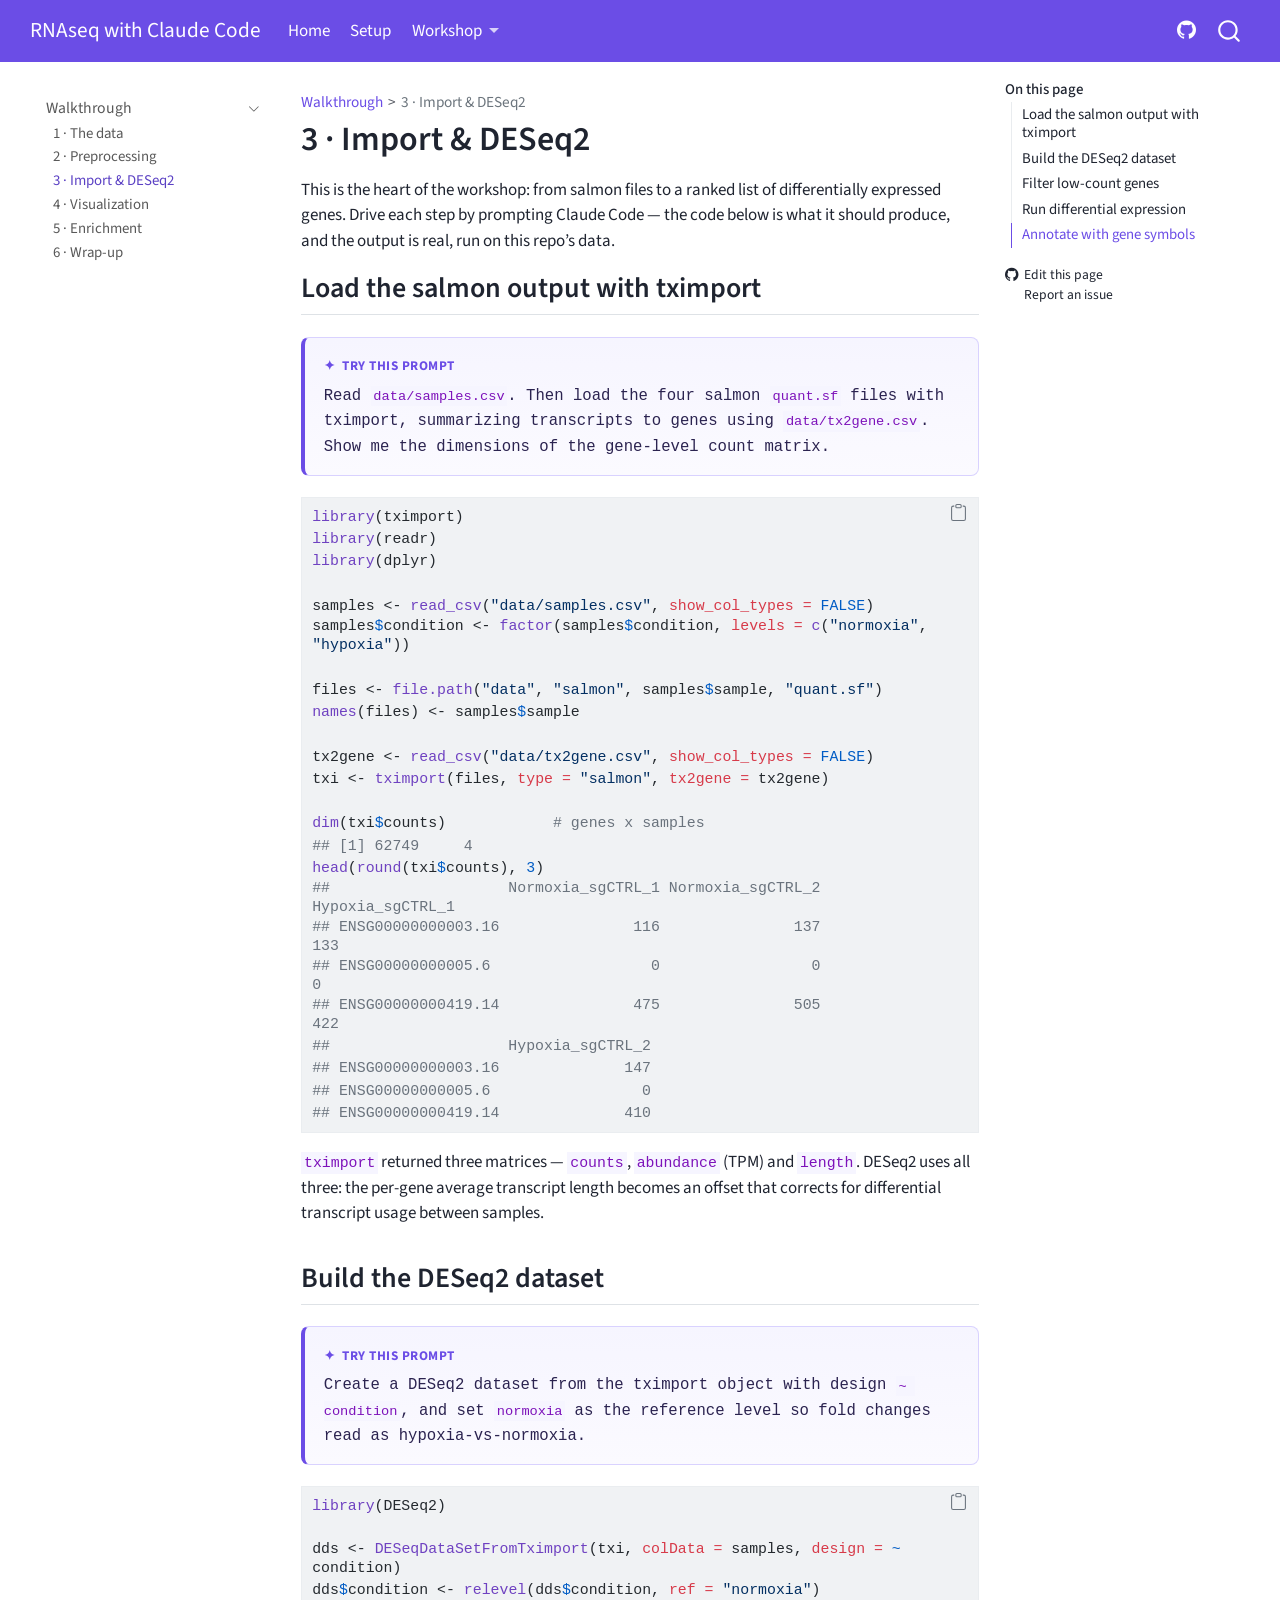
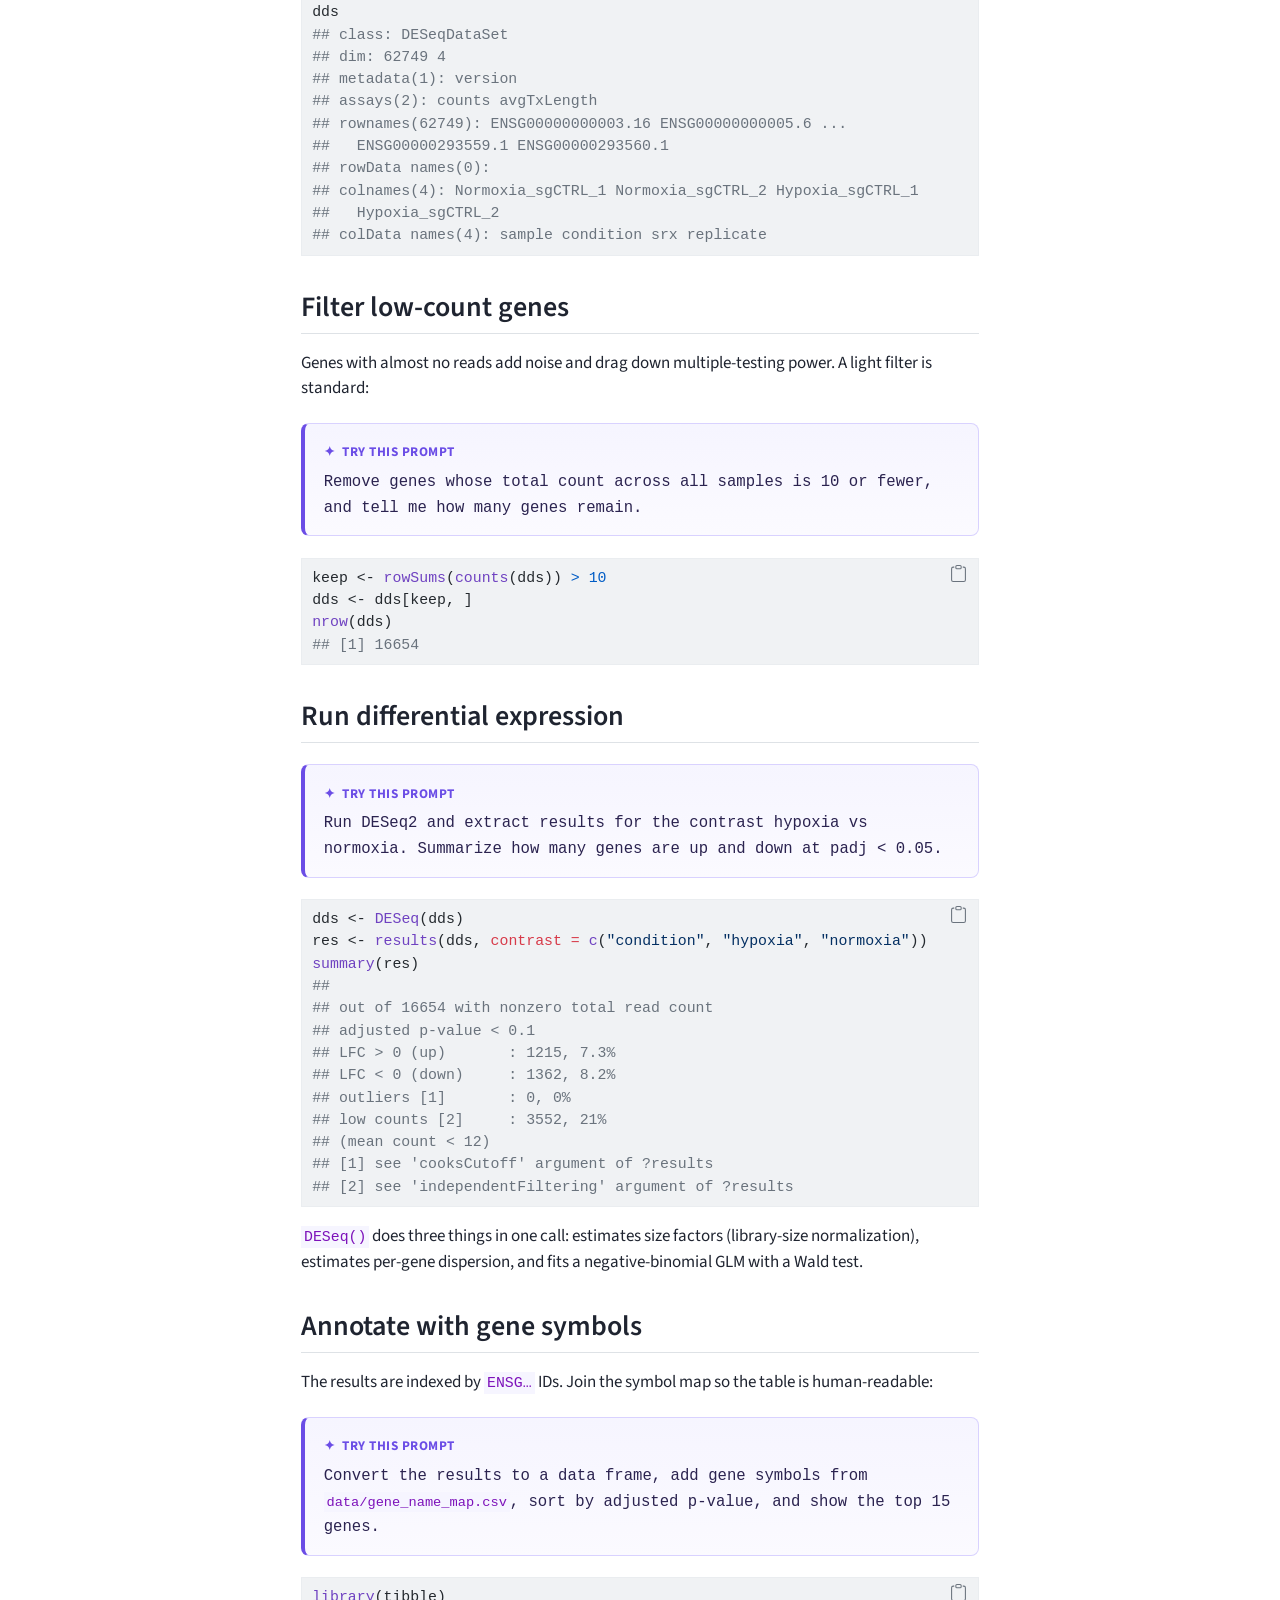
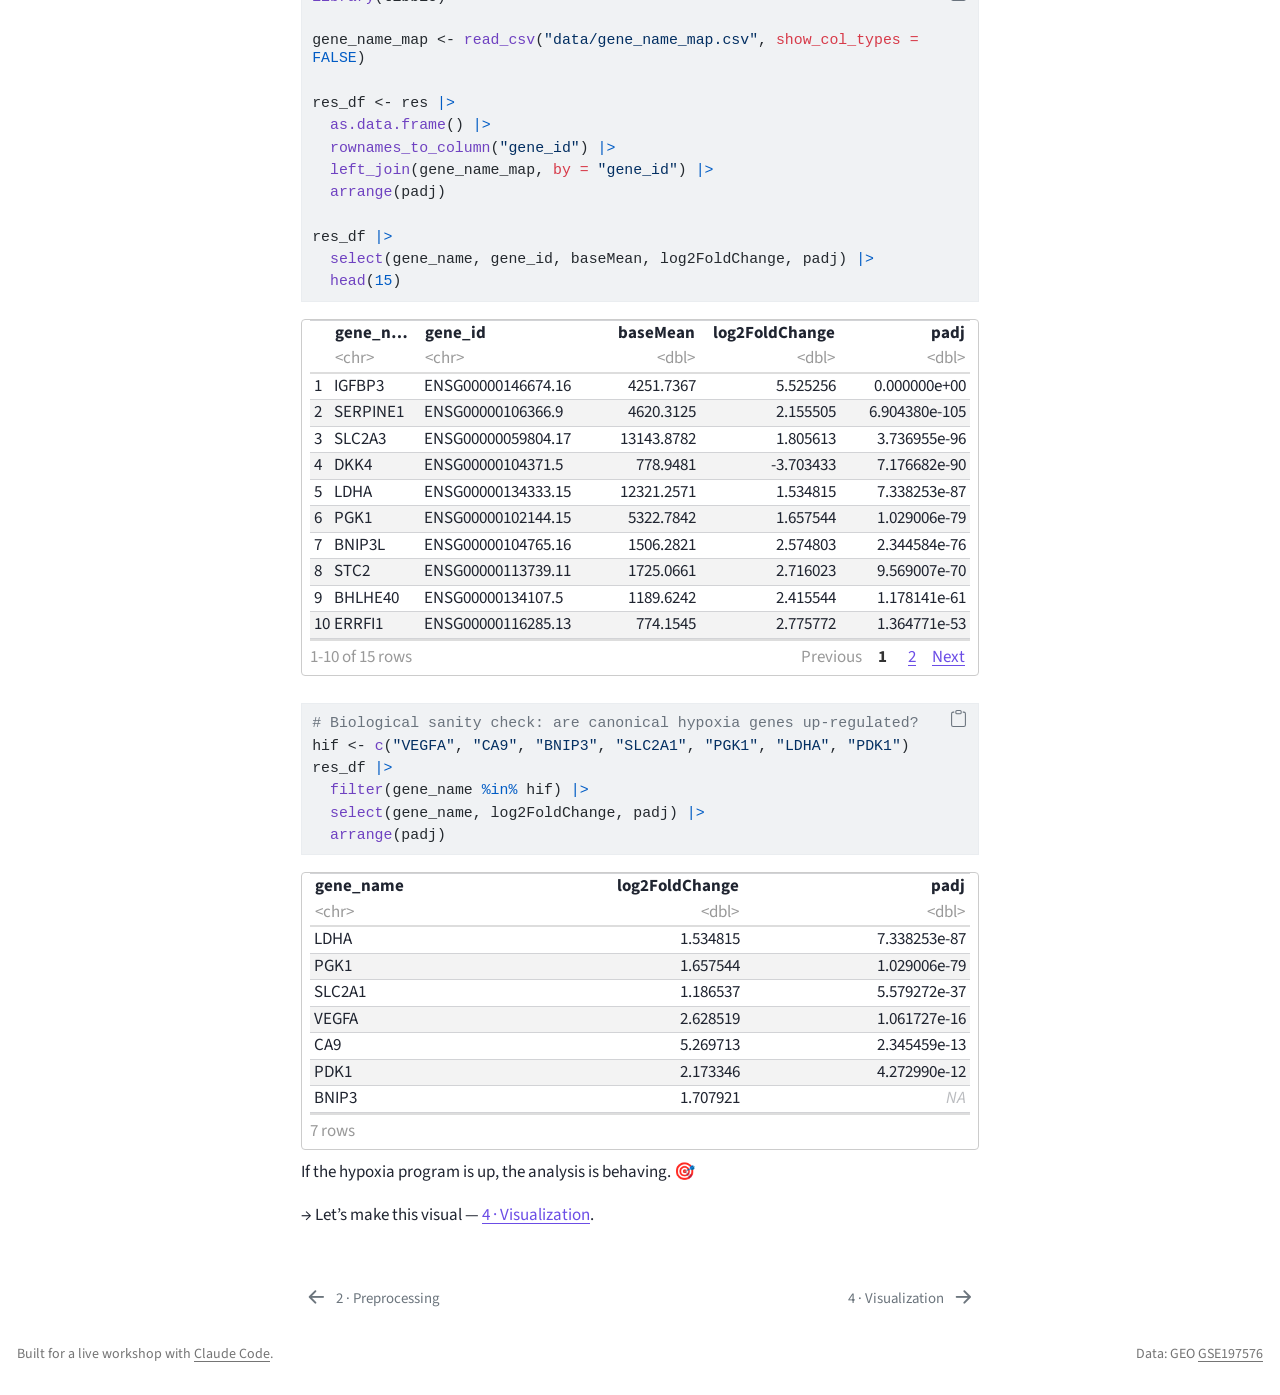
<file: docs/03-import-deseq2.html>
<!DOCTYPE html>
<html xmlns="http://www.w3.org/1999/xhtml" lang="en" xml:lang="en"><head>

<meta charset="utf-8">
<meta name="generator" content="quarto-1.7.31">

<meta name="viewport" content="width=device-width, initial-scale=1.0, user-scalable=yes">


<title>3 · Import &amp; DESeq2 – RNAseq with Claude Code</title>
<style>
code{white-space: pre-wrap;}
span.smallcaps{font-variant: small-caps;}
div.columns{display: flex; gap: min(4vw, 1.5em);}
div.column{flex: auto; overflow-x: auto;}
div.hanging-indent{margin-left: 1.5em; text-indent: -1.5em;}
ul.task-list{list-style: none;}
ul.task-list li input[type="checkbox"] {
  width: 0.8em;
  margin: 0 0.8em 0.2em -1em; /* quarto-specific, see https://github.com/quarto-dev/quarto-cli/issues/4556 */ 
  vertical-align: middle;
}
/* CSS for syntax highlighting */
html { -webkit-text-size-adjust: 100%; }
pre > code.sourceCode { white-space: pre; position: relative; }
pre > code.sourceCode > span { display: inline-block; line-height: 1.25; }
pre > code.sourceCode > span:empty { height: 1.2em; }
.sourceCode { overflow: visible; }
code.sourceCode > span { color: inherit; text-decoration: inherit; }
div.sourceCode { margin: 1em 0; }
pre.sourceCode { margin: 0; }
@media screen {
div.sourceCode { overflow: auto; }
}
@media print {
pre > code.sourceCode { white-space: pre-wrap; }
pre > code.sourceCode > span { text-indent: -5em; padding-left: 5em; }
}
pre.numberSource code
  { counter-reset: source-line 0; }
pre.numberSource code > span
  { position: relative; left: -4em; counter-increment: source-line; }
pre.numberSource code > span > a:first-child::before
  { content: counter(source-line);
    position: relative; left: -1em; text-align: right; vertical-align: baseline;
    border: none; display: inline-block;
    -webkit-touch-callout: none; -webkit-user-select: none;
    -khtml-user-select: none; -moz-user-select: none;
    -ms-user-select: none; user-select: none;
    padding: 0 4px; width: 4em;
  }
pre.numberSource { margin-left: 3em;  padding-left: 4px; }
div.sourceCode
  {   }
@media screen {
pre > code.sourceCode > span > a:first-child::before { text-decoration: underline; }
}
</style>


<script src="site_libs/quarto-nav/quarto-nav.js"></script>
<script src="site_libs/quarto-nav/headroom.min.js"></script>
<script src="site_libs/clipboard/clipboard.min.js"></script>
<script src="site_libs/quarto-search/autocomplete.umd.js"></script>
<script src="site_libs/quarto-search/fuse.min.js"></script>
<script src="site_libs/quarto-search/quarto-search.js"></script>
<meta name="quarto:offset" content="./">
<link href="./04-visualization.html" rel="next">
<link href="./02-preprocessing.html" rel="prev">
<script src="site_libs/quarto-html/quarto.js" type="module"></script>
<script src="site_libs/quarto-html/tabsets/tabsets.js" type="module"></script>
<script src="site_libs/quarto-html/popper.min.js"></script>
<script src="site_libs/quarto-html/tippy.umd.min.js"></script>
<script src="site_libs/quarto-html/anchor.min.js"></script>
<link href="site_libs/quarto-html/tippy.css" rel="stylesheet">
<link href="site_libs/quarto-html/quarto-syntax-highlighting-4a990d8dcb58f517c7c86712b8f2ac7c.css" rel="stylesheet" id="quarto-text-highlighting-styles">
<script src="site_libs/bootstrap/bootstrap.min.js"></script>
<link href="site_libs/bootstrap/bootstrap-icons.css" rel="stylesheet">
<link href="site_libs/bootstrap/bootstrap-62e6471166560a7707f5a786896205da.min.css" rel="stylesheet" append-hash="true" id="quarto-bootstrap" data-mode="light">
<script id="quarto-search-options" type="application/json">{
  "location": "navbar",
  "copy-button": false,
  "collapse-after": 3,
  "panel-placement": "end",
  "type": "overlay",
  "limit": 50,
  "keyboard-shortcut": [
    "f",
    "/",
    "s"
  ],
  "show-item-context": false,
  "language": {
    "search-no-results-text": "No results",
    "search-matching-documents-text": "matching documents",
    "search-copy-link-title": "Copy link to search",
    "search-hide-matches-text": "Hide additional matches",
    "search-more-match-text": "more match in this document",
    "search-more-matches-text": "more matches in this document",
    "search-clear-button-title": "Clear",
    "search-text-placeholder": "",
    "search-detached-cancel-button-title": "Cancel",
    "search-submit-button-title": "Submit",
    "search-label": "Search"
  }
}</script>
<link href="site_libs/pagedtable-1.1/css/pagedtable.css" rel="stylesheet">
<script src="site_libs/pagedtable-1.1/js/pagedtable.js"></script>


<link rel="stylesheet" href="styles.css">
</head>

<body class="nav-sidebar floating nav-fixed quarto-light">

<div id="quarto-search-results"></div>
  <header id="quarto-header" class="headroom fixed-top">
    <nav class="navbar navbar-expand-lg " data-bs-theme="dark">
      <div class="navbar-container container-fluid">
      <div class="navbar-brand-container mx-auto">
    <a class="navbar-brand" href="./index.html">
    <span class="navbar-title">RNAseq with Claude Code</span>
    </a>
  </div>
            <div id="quarto-search" class="" title="Search"></div>
          <button class="navbar-toggler" type="button" data-bs-toggle="collapse" data-bs-target="#navbarCollapse" aria-controls="navbarCollapse" role="menu" aria-expanded="false" aria-label="Toggle navigation" onclick="if (window.quartoToggleHeadroom) { window.quartoToggleHeadroom(); }">
  <span class="navbar-toggler-icon"></span>
</button>
          <div class="collapse navbar-collapse" id="navbarCollapse">
            <ul class="navbar-nav navbar-nav-scroll me-auto">
  <li class="nav-item">
    <a class="nav-link" href="./index.html"> 
<span class="menu-text">Home</span></a>
  </li>  
  <li class="nav-item">
    <a class="nav-link" href="./setup.html"> 
<span class="menu-text">Setup</span></a>
  </li>  
  <li class="nav-item dropdown ">
    <a class="nav-link dropdown-toggle" href="#" id="nav-menu-workshop" role="link" data-bs-toggle="dropdown" aria-expanded="false">
 <span class="menu-text">Workshop</span>
    </a>
    <ul class="dropdown-menu" aria-labelledby="nav-menu-workshop">    
        <li class="dropdown-header">Walkthrough</li>
        <li>
    <a class="dropdown-item" href="./01-the-data.html">
 <span class="dropdown-text">1 · The data</span></a>
  </li>  
        <li>
    <a class="dropdown-item" href="./02-preprocessing.html">
 <span class="dropdown-text">2 · Preprocessing</span></a>
  </li>  
        <li>
    <a class="dropdown-item" href="./03-import-deseq2.html">
 <span class="dropdown-text">3 · Import &amp; DESeq2</span></a>
  </li>  
        <li>
    <a class="dropdown-item" href="./04-visualization.html">
 <span class="dropdown-text">4 · Visualization</span></a>
  </li>  
        <li>
    <a class="dropdown-item" href="./05-enrichment.html">
 <span class="dropdown-text">5 · Enrichment</span></a>
  </li>  
        <li>
    <a class="dropdown-item" href="./06-wrap-up.html">
 <span class="dropdown-text">6 · Wrap-up</span></a>
  </li>  
    </ul>
  </li>
</ul>
            <ul class="navbar-nav navbar-nav-scroll ms-auto">
  <li class="nav-item compact">
    <a class="nav-link" href="https://github.com/crazyhottommy/claude_code_RNAseq_workshop"> <i class="bi bi-github" role="img">
</i> 
<span class="menu-text"></span></a>
  </li>  
</ul>
          </div> <!-- /navcollapse -->
            <div class="quarto-navbar-tools">
</div>
      </div> <!-- /container-fluid -->
    </nav>
  <nav class="quarto-secondary-nav">
    <div class="container-fluid d-flex">
      <button type="button" class="quarto-btn-toggle btn" data-bs-toggle="collapse" role="button" data-bs-target=".quarto-sidebar-collapse-item" aria-controls="quarto-sidebar" aria-expanded="false" aria-label="Toggle sidebar navigation" onclick="if (window.quartoToggleHeadroom) { window.quartoToggleHeadroom(); }">
        <i class="bi bi-layout-text-sidebar-reverse"></i>
      </button>
        <nav class="quarto-page-breadcrumbs" aria-label="breadcrumb"><ol class="breadcrumb"><li class="breadcrumb-item"><a href="./01-the-data.html">Walkthrough</a></li><li class="breadcrumb-item"><a href="./03-import-deseq2.html">3 · Import &amp; DESeq2</a></li></ol></nav>
        <a class="flex-grow-1" role="navigation" data-bs-toggle="collapse" data-bs-target=".quarto-sidebar-collapse-item" aria-controls="quarto-sidebar" aria-expanded="false" aria-label="Toggle sidebar navigation" onclick="if (window.quartoToggleHeadroom) { window.quartoToggleHeadroom(); }">      
        </a>
    </div>
  </nav>
</header>
<!-- content -->
<div id="quarto-content" class="quarto-container page-columns page-rows-contents page-layout-article page-navbar">
<!-- sidebar -->
  <nav id="quarto-sidebar" class="sidebar collapse collapse-horizontal quarto-sidebar-collapse-item sidebar-navigation floating overflow-auto">
    <div class="sidebar-menu-container"> 
    <ul class="list-unstyled mt-1">
        <li class="sidebar-item sidebar-item-section">
      <div class="sidebar-item-container"> 
            <a class="sidebar-item-text sidebar-link text-start" data-bs-toggle="collapse" data-bs-target="#quarto-sidebar-section-1" role="navigation" aria-expanded="true">
 <span class="menu-text">Walkthrough</span></a>
          <a class="sidebar-item-toggle text-start" data-bs-toggle="collapse" data-bs-target="#quarto-sidebar-section-1" role="navigation" aria-expanded="true" aria-label="Toggle section">
            <i class="bi bi-chevron-right ms-2"></i>
          </a> 
      </div>
      <ul id="quarto-sidebar-section-1" class="collapse list-unstyled sidebar-section depth1 show">  
          <li class="sidebar-item">
  <div class="sidebar-item-container"> 
  <a href="./01-the-data.html" class="sidebar-item-text sidebar-link">
 <span class="menu-text">1 · The data</span></a>
  </div>
</li>
          <li class="sidebar-item">
  <div class="sidebar-item-container"> 
  <a href="./02-preprocessing.html" class="sidebar-item-text sidebar-link">
 <span class="menu-text">2 · Preprocessing</span></a>
  </div>
</li>
          <li class="sidebar-item">
  <div class="sidebar-item-container"> 
  <a href="./03-import-deseq2.html" class="sidebar-item-text sidebar-link active">
 <span class="menu-text">3 · Import &amp; DESeq2</span></a>
  </div>
</li>
          <li class="sidebar-item">
  <div class="sidebar-item-container"> 
  <a href="./04-visualization.html" class="sidebar-item-text sidebar-link">
 <span class="menu-text">4 · Visualization</span></a>
  </div>
</li>
          <li class="sidebar-item">
  <div class="sidebar-item-container"> 
  <a href="./05-enrichment.html" class="sidebar-item-text sidebar-link">
 <span class="menu-text">5 · Enrichment</span></a>
  </div>
</li>
          <li class="sidebar-item">
  <div class="sidebar-item-container"> 
  <a href="./06-wrap-up.html" class="sidebar-item-text sidebar-link">
 <span class="menu-text">6 · Wrap-up</span></a>
  </div>
</li>
      </ul>
  </li>
    </ul>
    </div>
</nav>
<div id="quarto-sidebar-glass" class="quarto-sidebar-collapse-item" data-bs-toggle="collapse" data-bs-target=".quarto-sidebar-collapse-item"></div>
<!-- margin-sidebar -->
    <div id="quarto-margin-sidebar" class="sidebar margin-sidebar">
        <nav id="TOC" role="doc-toc" class="toc-active">
    <h2 id="toc-title">On this page</h2>
   
  <ul>
  <li><a href="#load-the-salmon-output-with-tximport" id="toc-load-the-salmon-output-with-tximport" class="nav-link active" data-scroll-target="#load-the-salmon-output-with-tximport">Load the salmon output with tximport</a></li>
  <li><a href="#build-the-deseq2-dataset" id="toc-build-the-deseq2-dataset" class="nav-link" data-scroll-target="#build-the-deseq2-dataset">Build the DESeq2 dataset</a></li>
  <li><a href="#filter-low-count-genes" id="toc-filter-low-count-genes" class="nav-link" data-scroll-target="#filter-low-count-genes">Filter low-count genes</a></li>
  <li><a href="#run-differential-expression" id="toc-run-differential-expression" class="nav-link" data-scroll-target="#run-differential-expression">Run differential expression</a></li>
  <li><a href="#annotate-with-gene-symbols" id="toc-annotate-with-gene-symbols" class="nav-link" data-scroll-target="#annotate-with-gene-symbols">Annotate with gene symbols</a></li>
  </ul>
<div class="toc-actions"><ul><li><a href="https://github.com/crazyhottommy/claude_code_RNAseq_workshop/edit/main/03-import-deseq2.qmd" class="toc-action"><i class="bi bi-github"></i>Edit this page</a></li><li><a href="https://github.com/crazyhottommy/claude_code_RNAseq_workshop/issues/new" class="toc-action"><i class="bi empty"></i>Report an issue</a></li></ul></div></nav>
    </div>
<!-- main -->
<main class="content" id="quarto-document-content">

<header id="title-block-header" class="quarto-title-block default"><nav class="quarto-page-breadcrumbs quarto-title-breadcrumbs d-none d-lg-block" aria-label="breadcrumb"><ol class="breadcrumb"><li class="breadcrumb-item"><a href="./01-the-data.html">Walkthrough</a></li><li class="breadcrumb-item"><a href="./03-import-deseq2.html">3 · Import &amp; DESeq2</a></li></ol></nav>
<div class="quarto-title">
<h1 class="title">3 · Import &amp; DESeq2</h1>
</div>



<div class="quarto-title-meta">

    
  
    
  </div>
  


</header>


<p>This is the heart of the workshop: from salmon files to a ranked list of differentially expressed genes. Drive each step by prompting Claude Code — the code below is what it should produce, and the output is real, run on this repo’s data.</p>
<section id="load-the-salmon-output-with-tximport" class="level2">
<h2 class="anchored" data-anchor-id="load-the-salmon-output-with-tximport">Load the salmon output with tximport</h2>
<div class="claude-prompt">
<p><span class="prompt-label">Try this prompt</span></p>
<p><span class="prompt-text">Read <code>data/samples.csv</code>. Then load the four salmon <code>quant.sf</code> files with tximport, summarizing transcripts to genes using <code>data/tx2gene.csv</code>. Show me the dimensions of the gene-level count matrix.</span></p>
</div>
<div class="cell">
<div class="sourceCode cell-code" id="cb1"><pre class="sourceCode r code-with-copy"><code class="sourceCode r"><span id="cb1-1"><a href="#cb1-1" aria-hidden="true" tabindex="-1"></a><span class="fu">library</span>(tximport)</span>
<span id="cb1-2"><a href="#cb1-2" aria-hidden="true" tabindex="-1"></a><span class="fu">library</span>(readr)</span>
<span id="cb1-3"><a href="#cb1-3" aria-hidden="true" tabindex="-1"></a><span class="fu">library</span>(dplyr)</span>
<span id="cb1-4"><a href="#cb1-4" aria-hidden="true" tabindex="-1"></a></span>
<span id="cb1-5"><a href="#cb1-5" aria-hidden="true" tabindex="-1"></a>samples <span class="ot">&lt;-</span> <span class="fu">read_csv</span>(<span class="st">"data/samples.csv"</span>, <span class="at">show_col_types =</span> <span class="cn">FALSE</span>)</span>
<span id="cb1-6"><a href="#cb1-6" aria-hidden="true" tabindex="-1"></a>samples<span class="sc">$</span>condition <span class="ot">&lt;-</span> <span class="fu">factor</span>(samples<span class="sc">$</span>condition, <span class="at">levels =</span> <span class="fu">c</span>(<span class="st">"normoxia"</span>, <span class="st">"hypoxia"</span>))</span>
<span id="cb1-7"><a href="#cb1-7" aria-hidden="true" tabindex="-1"></a></span>
<span id="cb1-8"><a href="#cb1-8" aria-hidden="true" tabindex="-1"></a>files <span class="ot">&lt;-</span> <span class="fu">file.path</span>(<span class="st">"data"</span>, <span class="st">"salmon"</span>, samples<span class="sc">$</span>sample, <span class="st">"quant.sf"</span>)</span>
<span id="cb1-9"><a href="#cb1-9" aria-hidden="true" tabindex="-1"></a><span class="fu">names</span>(files) <span class="ot">&lt;-</span> samples<span class="sc">$</span>sample</span>
<span id="cb1-10"><a href="#cb1-10" aria-hidden="true" tabindex="-1"></a></span>
<span id="cb1-11"><a href="#cb1-11" aria-hidden="true" tabindex="-1"></a>tx2gene <span class="ot">&lt;-</span> <span class="fu">read_csv</span>(<span class="st">"data/tx2gene.csv"</span>, <span class="at">show_col_types =</span> <span class="cn">FALSE</span>)</span>
<span id="cb1-12"><a href="#cb1-12" aria-hidden="true" tabindex="-1"></a>txi <span class="ot">&lt;-</span> <span class="fu">tximport</span>(files, <span class="at">type =</span> <span class="st">"salmon"</span>, <span class="at">tx2gene =</span> tx2gene)</span>
<span id="cb1-13"><a href="#cb1-13" aria-hidden="true" tabindex="-1"></a></span>
<span id="cb1-14"><a href="#cb1-14" aria-hidden="true" tabindex="-1"></a><span class="fu">dim</span>(txi<span class="sc">$</span>counts)            <span class="co"># genes x samples</span></span>
<span id="cb1-15"><a href="#cb1-15" aria-hidden="true" tabindex="-1"></a><span class="do">## [1] 62749     4</span></span>
<span id="cb1-16"><a href="#cb1-16" aria-hidden="true" tabindex="-1"></a><span class="fu">head</span>(<span class="fu">round</span>(txi<span class="sc">$</span>counts), <span class="dv">3</span>)</span>
<span id="cb1-17"><a href="#cb1-17" aria-hidden="true" tabindex="-1"></a><span class="do">##                    Normoxia_sgCTRL_1 Normoxia_sgCTRL_2 Hypoxia_sgCTRL_1</span></span>
<span id="cb1-18"><a href="#cb1-18" aria-hidden="true" tabindex="-1"></a><span class="do">## ENSG00000000003.16               116               137              133</span></span>
<span id="cb1-19"><a href="#cb1-19" aria-hidden="true" tabindex="-1"></a><span class="do">## ENSG00000000005.6                  0                 0                0</span></span>
<span id="cb1-20"><a href="#cb1-20" aria-hidden="true" tabindex="-1"></a><span class="do">## ENSG00000000419.14               475               505              422</span></span>
<span id="cb1-21"><a href="#cb1-21" aria-hidden="true" tabindex="-1"></a><span class="do">##                    Hypoxia_sgCTRL_2</span></span>
<span id="cb1-22"><a href="#cb1-22" aria-hidden="true" tabindex="-1"></a><span class="do">## ENSG00000000003.16              147</span></span>
<span id="cb1-23"><a href="#cb1-23" aria-hidden="true" tabindex="-1"></a><span class="do">## ENSG00000000005.6                 0</span></span>
<span id="cb1-24"><a href="#cb1-24" aria-hidden="true" tabindex="-1"></a><span class="do">## ENSG00000000419.14              410</span></span></code><button title="Copy to Clipboard" class="code-copy-button"><i class="bi"></i></button></pre></div>
</div>
<p><code>tximport</code> returned three matrices — <code>counts</code>, <code>abundance</code> (TPM) and <code>length</code>. DESeq2 uses all three: the per-gene average transcript length becomes an offset that corrects for differential transcript usage between samples.</p>
</section>
<section id="build-the-deseq2-dataset" class="level2">
<h2 class="anchored" data-anchor-id="build-the-deseq2-dataset">Build the DESeq2 dataset</h2>
<div class="claude-prompt">
<p><span class="prompt-label">Try this prompt</span></p>
<p><span class="prompt-text">Create a DESeq2 dataset from the tximport object with design <code>~ condition</code>, and set <code>normoxia</code> as the reference level so fold changes read as hypoxia-vs-normoxia.</span></p>
</div>
<div class="cell">
<div class="sourceCode cell-code" id="cb2"><pre class="sourceCode r code-with-copy"><code class="sourceCode r"><span id="cb2-1"><a href="#cb2-1" aria-hidden="true" tabindex="-1"></a><span class="fu">library</span>(DESeq2)</span>
<span id="cb2-2"><a href="#cb2-2" aria-hidden="true" tabindex="-1"></a></span>
<span id="cb2-3"><a href="#cb2-3" aria-hidden="true" tabindex="-1"></a>dds <span class="ot">&lt;-</span> <span class="fu">DESeqDataSetFromTximport</span>(txi, <span class="at">colData =</span> samples, <span class="at">design =</span> <span class="sc">~</span> condition)</span>
<span id="cb2-4"><a href="#cb2-4" aria-hidden="true" tabindex="-1"></a>dds<span class="sc">$</span>condition <span class="ot">&lt;-</span> <span class="fu">relevel</span>(dds<span class="sc">$</span>condition, <span class="at">ref =</span> <span class="st">"normoxia"</span>)</span>
<span id="cb2-5"><a href="#cb2-5" aria-hidden="true" tabindex="-1"></a>dds</span>
<span id="cb2-6"><a href="#cb2-6" aria-hidden="true" tabindex="-1"></a><span class="do">## class: DESeqDataSet </span></span>
<span id="cb2-7"><a href="#cb2-7" aria-hidden="true" tabindex="-1"></a><span class="do">## dim: 62749 4 </span></span>
<span id="cb2-8"><a href="#cb2-8" aria-hidden="true" tabindex="-1"></a><span class="do">## metadata(1): version</span></span>
<span id="cb2-9"><a href="#cb2-9" aria-hidden="true" tabindex="-1"></a><span class="do">## assays(2): counts avgTxLength</span></span>
<span id="cb2-10"><a href="#cb2-10" aria-hidden="true" tabindex="-1"></a><span class="do">## rownames(62749): ENSG00000000003.16 ENSG00000000005.6 ...</span></span>
<span id="cb2-11"><a href="#cb2-11" aria-hidden="true" tabindex="-1"></a><span class="do">##   ENSG00000293559.1 ENSG00000293560.1</span></span>
<span id="cb2-12"><a href="#cb2-12" aria-hidden="true" tabindex="-1"></a><span class="do">## rowData names(0):</span></span>
<span id="cb2-13"><a href="#cb2-13" aria-hidden="true" tabindex="-1"></a><span class="do">## colnames(4): Normoxia_sgCTRL_1 Normoxia_sgCTRL_2 Hypoxia_sgCTRL_1</span></span>
<span id="cb2-14"><a href="#cb2-14" aria-hidden="true" tabindex="-1"></a><span class="do">##   Hypoxia_sgCTRL_2</span></span>
<span id="cb2-15"><a href="#cb2-15" aria-hidden="true" tabindex="-1"></a><span class="do">## colData names(4): sample condition srx replicate</span></span></code><button title="Copy to Clipboard" class="code-copy-button"><i class="bi"></i></button></pre></div>
</div>
</section>
<section id="filter-low-count-genes" class="level2">
<h2 class="anchored" data-anchor-id="filter-low-count-genes">Filter low-count genes</h2>
<p>Genes with almost no reads add noise and drag down multiple-testing power. A light filter is standard:</p>
<div class="claude-prompt">
<p><span class="prompt-label">Try this prompt</span></p>
<p><span class="prompt-text">Remove genes whose total count across all samples is 10 or fewer, and tell me how many genes remain.</span></p>
</div>
<div class="cell">
<div class="sourceCode cell-code" id="cb3"><pre class="sourceCode r code-with-copy"><code class="sourceCode r"><span id="cb3-1"><a href="#cb3-1" aria-hidden="true" tabindex="-1"></a>keep <span class="ot">&lt;-</span> <span class="fu">rowSums</span>(<span class="fu">counts</span>(dds)) <span class="sc">&gt;</span> <span class="dv">10</span></span>
<span id="cb3-2"><a href="#cb3-2" aria-hidden="true" tabindex="-1"></a>dds <span class="ot">&lt;-</span> dds[keep, ]</span>
<span id="cb3-3"><a href="#cb3-3" aria-hidden="true" tabindex="-1"></a><span class="fu">nrow</span>(dds)</span>
<span id="cb3-4"><a href="#cb3-4" aria-hidden="true" tabindex="-1"></a><span class="do">## [1] 16654</span></span></code><button title="Copy to Clipboard" class="code-copy-button"><i class="bi"></i></button></pre></div>
</div>
</section>
<section id="run-differential-expression" class="level2">
<h2 class="anchored" data-anchor-id="run-differential-expression">Run differential expression</h2>
<div class="claude-prompt">
<p><span class="prompt-label">Try this prompt</span></p>
<p><span class="prompt-text">Run DESeq2 and extract results for the contrast hypoxia vs normoxia. Summarize how many genes are up and down at padj &lt; 0.05.</span></p>
</div>
<div class="cell">
<div class="sourceCode cell-code" id="cb4"><pre class="sourceCode r code-with-copy"><code class="sourceCode r"><span id="cb4-1"><a href="#cb4-1" aria-hidden="true" tabindex="-1"></a>dds <span class="ot">&lt;-</span> <span class="fu">DESeq</span>(dds)</span>
<span id="cb4-2"><a href="#cb4-2" aria-hidden="true" tabindex="-1"></a>res <span class="ot">&lt;-</span> <span class="fu">results</span>(dds, <span class="at">contrast =</span> <span class="fu">c</span>(<span class="st">"condition"</span>, <span class="st">"hypoxia"</span>, <span class="st">"normoxia"</span>))</span>
<span id="cb4-3"><a href="#cb4-3" aria-hidden="true" tabindex="-1"></a><span class="fu">summary</span>(res)</span>
<span id="cb4-4"><a href="#cb4-4" aria-hidden="true" tabindex="-1"></a><span class="do">## </span></span>
<span id="cb4-5"><a href="#cb4-5" aria-hidden="true" tabindex="-1"></a><span class="do">## out of 16654 with nonzero total read count</span></span>
<span id="cb4-6"><a href="#cb4-6" aria-hidden="true" tabindex="-1"></a><span class="do">## adjusted p-value &lt; 0.1</span></span>
<span id="cb4-7"><a href="#cb4-7" aria-hidden="true" tabindex="-1"></a><span class="do">## LFC &gt; 0 (up)       : 1215, 7.3%</span></span>
<span id="cb4-8"><a href="#cb4-8" aria-hidden="true" tabindex="-1"></a><span class="do">## LFC &lt; 0 (down)     : 1362, 8.2%</span></span>
<span id="cb4-9"><a href="#cb4-9" aria-hidden="true" tabindex="-1"></a><span class="do">## outliers [1]       : 0, 0%</span></span>
<span id="cb4-10"><a href="#cb4-10" aria-hidden="true" tabindex="-1"></a><span class="do">## low counts [2]     : 3552, 21%</span></span>
<span id="cb4-11"><a href="#cb4-11" aria-hidden="true" tabindex="-1"></a><span class="do">## (mean count &lt; 12)</span></span>
<span id="cb4-12"><a href="#cb4-12" aria-hidden="true" tabindex="-1"></a><span class="do">## [1] see 'cooksCutoff' argument of ?results</span></span>
<span id="cb4-13"><a href="#cb4-13" aria-hidden="true" tabindex="-1"></a><span class="do">## [2] see 'independentFiltering' argument of ?results</span></span></code><button title="Copy to Clipboard" class="code-copy-button"><i class="bi"></i></button></pre></div>
</div>
<p><code>DESeq()</code> does three things in one call: estimates size factors (library-size normalization), estimates per-gene dispersion, and fits a negative-binomial GLM with a Wald test.</p>
</section>
<section id="annotate-with-gene-symbols" class="level2">
<h2 class="anchored" data-anchor-id="annotate-with-gene-symbols">Annotate with gene symbols</h2>
<p>The results are indexed by <code>ENSG…</code> IDs. Join the symbol map so the table is human-readable:</p>
<div class="claude-prompt">
<p><span class="prompt-label">Try this prompt</span></p>
<p><span class="prompt-text">Convert the results to a data frame, add gene symbols from <code>data/gene_name_map.csv</code>, sort by adjusted p-value, and show the top 15 genes.</span></p>
</div>
<div class="cell">
<div class="sourceCode cell-code" id="cb5"><pre class="sourceCode r code-with-copy"><code class="sourceCode r"><span id="cb5-1"><a href="#cb5-1" aria-hidden="true" tabindex="-1"></a><span class="fu">library</span>(tibble)</span>
<span id="cb5-2"><a href="#cb5-2" aria-hidden="true" tabindex="-1"></a></span>
<span id="cb5-3"><a href="#cb5-3" aria-hidden="true" tabindex="-1"></a>gene_name_map <span class="ot">&lt;-</span> <span class="fu">read_csv</span>(<span class="st">"data/gene_name_map.csv"</span>, <span class="at">show_col_types =</span> <span class="cn">FALSE</span>)</span>
<span id="cb5-4"><a href="#cb5-4" aria-hidden="true" tabindex="-1"></a></span>
<span id="cb5-5"><a href="#cb5-5" aria-hidden="true" tabindex="-1"></a>res_df <span class="ot">&lt;-</span> res <span class="sc">|&gt;</span></span>
<span id="cb5-6"><a href="#cb5-6" aria-hidden="true" tabindex="-1"></a>  <span class="fu">as.data.frame</span>() <span class="sc">|&gt;</span></span>
<span id="cb5-7"><a href="#cb5-7" aria-hidden="true" tabindex="-1"></a>  <span class="fu">rownames_to_column</span>(<span class="st">"gene_id"</span>) <span class="sc">|&gt;</span></span>
<span id="cb5-8"><a href="#cb5-8" aria-hidden="true" tabindex="-1"></a>  <span class="fu">left_join</span>(gene_name_map, <span class="at">by =</span> <span class="st">"gene_id"</span>) <span class="sc">|&gt;</span></span>
<span id="cb5-9"><a href="#cb5-9" aria-hidden="true" tabindex="-1"></a>  <span class="fu">arrange</span>(padj)</span>
<span id="cb5-10"><a href="#cb5-10" aria-hidden="true" tabindex="-1"></a></span>
<span id="cb5-11"><a href="#cb5-11" aria-hidden="true" tabindex="-1"></a>res_df <span class="sc">|&gt;</span></span>
<span id="cb5-12"><a href="#cb5-12" aria-hidden="true" tabindex="-1"></a>  <span class="fu">select</span>(gene_name, gene_id, baseMean, log2FoldChange, padj) <span class="sc">|&gt;</span></span>
<span id="cb5-13"><a href="#cb5-13" aria-hidden="true" tabindex="-1"></a>  <span class="fu">head</span>(<span class="dv">15</span>)</span></code><button title="Copy to Clipboard" class="code-copy-button"><i class="bi"></i></button></pre></div>
<div class="cell-output-display">
<div data-pagedtable="false">
  <script data-pagedtable-source="" type="application/json">
{"columns":[{"label":[""],"name":["_rn_"],"type":[""],"align":["left"]},{"label":["gene_name"],"name":[1],"type":["chr"],"align":["left"]},{"label":["gene_id"],"name":[2],"type":["chr"],"align":["left"]},{"label":["baseMean"],"name":[3],"type":["dbl"],"align":["right"]},{"label":["log2FoldChange"],"name":[4],"type":["dbl"],"align":["right"]},{"label":["padj"],"name":[5],"type":["dbl"],"align":["right"]}],"data":[{"1":"IGFBP3","2":"ENSG00000146674.16","3":"4251.7367","4":"5.525256","5":"0.000000e+00","_rn_":"1"},{"1":"SERPINE1","2":"ENSG00000106366.9","3":"4620.3125","4":"2.155505","5":"6.904380e-105","_rn_":"2"},{"1":"SLC2A3","2":"ENSG00000059804.17","3":"13143.8782","4":"1.805613","5":"3.736955e-96","_rn_":"3"},{"1":"DKK4","2":"ENSG00000104371.5","3":"778.9481","4":"-3.703433","5":"7.176682e-90","_rn_":"4"},{"1":"LDHA","2":"ENSG00000134333.15","3":"12321.2571","4":"1.534815","5":"7.338253e-87","_rn_":"5"},{"1":"PGK1","2":"ENSG00000102144.15","3":"5322.7842","4":"1.657544","5":"1.029006e-79","_rn_":"6"},{"1":"BNIP3L","2":"ENSG00000104765.16","3":"1506.2821","4":"2.574803","5":"2.344584e-76","_rn_":"7"},{"1":"STC2","2":"ENSG00000113739.11","3":"1725.0661","4":"2.716023","5":"9.569007e-70","_rn_":"8"},{"1":"BHLHE40","2":"ENSG00000134107.5","3":"1189.6242","4":"2.415544","5":"1.178141e-61","_rn_":"9"},{"1":"ERRFI1","2":"ENSG00000116285.13","3":"774.1545","4":"2.775772","5":"1.364771e-53","_rn_":"10"},{"1":"LBH","2":"ENSG00000213626.13","3":"934.4348","4":"2.293532","5":"1.636110e-52","_rn_":"11"},{"1":"DDIT4","2":"ENSG00000168209.6","3":"493.1565","4":"3.189102","5":"4.056826e-52","_rn_":"12"},{"1":"ARRDC3","2":"ENSG00000113369.9","3":"381.9925","4":"4.277864","5":"1.493566e-47","_rn_":"13"},{"1":"PPME1","2":"ENSG00000214517.10","3":"1673.6597","4":"1.718678","5":"1.206721e-46","_rn_":"14"},{"1":"KCTD11","2":"ENSG00000213859.8","3":"672.1730","4":"2.455886","5":"4.881743e-45","_rn_":"15"}],"options":{"columns":{"min":{},"max":[10]},"rows":{"min":[10],"max":[10]},"pages":{}}}
  </script>
</div>
</div>
</div>
<div class="cell">
<div class="sourceCode cell-code" id="cb6"><pre class="sourceCode r code-with-copy"><code class="sourceCode r"><span id="cb6-1"><a href="#cb6-1" aria-hidden="true" tabindex="-1"></a><span class="co"># Biological sanity check: are canonical hypoxia genes up-regulated?</span></span>
<span id="cb6-2"><a href="#cb6-2" aria-hidden="true" tabindex="-1"></a>hif <span class="ot">&lt;-</span> <span class="fu">c</span>(<span class="st">"VEGFA"</span>, <span class="st">"CA9"</span>, <span class="st">"BNIP3"</span>, <span class="st">"SLC2A1"</span>, <span class="st">"PGK1"</span>, <span class="st">"LDHA"</span>, <span class="st">"PDK1"</span>)</span>
<span id="cb6-3"><a href="#cb6-3" aria-hidden="true" tabindex="-1"></a>res_df <span class="sc">|&gt;</span></span>
<span id="cb6-4"><a href="#cb6-4" aria-hidden="true" tabindex="-1"></a>  <span class="fu">filter</span>(gene_name <span class="sc">%in%</span> hif) <span class="sc">|&gt;</span></span>
<span id="cb6-5"><a href="#cb6-5" aria-hidden="true" tabindex="-1"></a>  <span class="fu">select</span>(gene_name, log2FoldChange, padj) <span class="sc">|&gt;</span></span>
<span id="cb6-6"><a href="#cb6-6" aria-hidden="true" tabindex="-1"></a>  <span class="fu">arrange</span>(padj)</span></code><button title="Copy to Clipboard" class="code-copy-button"><i class="bi"></i></button></pre></div>
<div class="cell-output-display">
<div data-pagedtable="false">
  <script data-pagedtable-source="" type="application/json">
{"columns":[{"label":["gene_name"],"name":[1],"type":["chr"],"align":["left"]},{"label":["log2FoldChange"],"name":[2],"type":["dbl"],"align":["right"]},{"label":["padj"],"name":[3],"type":["dbl"],"align":["right"]}],"data":[{"1":"LDHA","2":"1.534815","3":"7.338253e-87"},{"1":"PGK1","2":"1.657544","3":"1.029006e-79"},{"1":"SLC2A1","2":"1.186537","3":"5.579272e-37"},{"1":"VEGFA","2":"2.628519","3":"1.061727e-16"},{"1":"CA9","2":"5.269713","3":"2.345459e-13"},{"1":"PDK1","2":"2.173346","3":"4.272990e-12"},{"1":"BNIP3","2":"1.707921","3":"NA"}],"options":{"columns":{"min":{},"max":[10]},"rows":{"min":[10],"max":[10]},"pages":{}}}
  </script>
</div>
</div>
</div>
<p>If the hypoxia program is up, the analysis is behaving. 🎯</p>
<p>→ Let’s make this visual — <strong><a href="./04-visualization.html">4 · Visualization</a></strong>.</p>


</section>

<a onclick="window.scrollTo(0, 0); return false;" role="button" id="quarto-back-to-top"><i class="bi bi-arrow-up"></i> Back to top</a></main> <!-- /main -->
<script id="quarto-html-after-body" type="application/javascript">
  window.document.addEventListener("DOMContentLoaded", function (event) {
    const icon = "";
    const anchorJS = new window.AnchorJS();
    anchorJS.options = {
      placement: 'right',
      icon: icon
    };
    anchorJS.add('.anchored');
    const isCodeAnnotation = (el) => {
      for (const clz of el.classList) {
        if (clz.startsWith('code-annotation-')) {                     
          return true;
        }
      }
      return false;
    }
    const onCopySuccess = function(e) {
      // button target
      const button = e.trigger;
      // don't keep focus
      button.blur();
      // flash "checked"
      button.classList.add('code-copy-button-checked');
      var currentTitle = button.getAttribute("title");
      button.setAttribute("title", "Copied!");
      let tooltip;
      if (window.bootstrap) {
        button.setAttribute("data-bs-toggle", "tooltip");
        button.setAttribute("data-bs-placement", "left");
        button.setAttribute("data-bs-title", "Copied!");
        tooltip = new bootstrap.Tooltip(button, 
          { trigger: "manual", 
            customClass: "code-copy-button-tooltip",
            offset: [0, -8]});
        tooltip.show();    
      }
      setTimeout(function() {
        if (tooltip) {
          tooltip.hide();
          button.removeAttribute("data-bs-title");
          button.removeAttribute("data-bs-toggle");
          button.removeAttribute("data-bs-placement");
        }
        button.setAttribute("title", currentTitle);
        button.classList.remove('code-copy-button-checked');
      }, 1000);
      // clear code selection
      e.clearSelection();
    }
    const getTextToCopy = function(trigger) {
        const codeEl = trigger.previousElementSibling.cloneNode(true);
        for (const childEl of codeEl.children) {
          if (isCodeAnnotation(childEl)) {
            childEl.remove();
          }
        }
        return codeEl.innerText;
    }
    const clipboard = new window.ClipboardJS('.code-copy-button:not([data-in-quarto-modal])', {
      text: getTextToCopy
    });
    clipboard.on('success', onCopySuccess);
    if (window.document.getElementById('quarto-embedded-source-code-modal')) {
      const clipboardModal = new window.ClipboardJS('.code-copy-button[data-in-quarto-modal]', {
        text: getTextToCopy,
        container: window.document.getElementById('quarto-embedded-source-code-modal')
      });
      clipboardModal.on('success', onCopySuccess);
    }
      var localhostRegex = new RegExp(/^(?:http|https):\/\/localhost\:?[0-9]*\//);
      var mailtoRegex = new RegExp(/^mailto:/);
        var filterRegex = new RegExp("https:\/\/crazyhottommy\.github\.io\/claude_code_RNAseq_workshop\/");
      var isInternal = (href) => {
          return filterRegex.test(href) || localhostRegex.test(href) || mailtoRegex.test(href);
      }
      // Inspect non-navigation links and adorn them if external
     var links = window.document.querySelectorAll('a[href]:not(.nav-link):not(.navbar-brand):not(.toc-action):not(.sidebar-link):not(.sidebar-item-toggle):not(.pagination-link):not(.no-external):not([aria-hidden]):not(.dropdown-item):not(.quarto-navigation-tool):not(.about-link)');
      for (var i=0; i<links.length; i++) {
        const link = links[i];
        if (!isInternal(link.href)) {
          // undo the damage that might have been done by quarto-nav.js in the case of
          // links that we want to consider external
          if (link.dataset.originalHref !== undefined) {
            link.href = link.dataset.originalHref;
          }
        }
      }
    function tippyHover(el, contentFn, onTriggerFn, onUntriggerFn) {
      const config = {
        allowHTML: true,
        maxWidth: 500,
        delay: 100,
        arrow: false,
        appendTo: function(el) {
            return el.parentElement;
        },
        interactive: true,
        interactiveBorder: 10,
        theme: 'quarto',
        placement: 'bottom-start',
      };
      if (contentFn) {
        config.content = contentFn;
      }
      if (onTriggerFn) {
        config.onTrigger = onTriggerFn;
      }
      if (onUntriggerFn) {
        config.onUntrigger = onUntriggerFn;
      }
      window.tippy(el, config); 
    }
    const noterefs = window.document.querySelectorAll('a[role="doc-noteref"]');
    for (var i=0; i<noterefs.length; i++) {
      const ref = noterefs[i];
      tippyHover(ref, function() {
        // use id or data attribute instead here
        let href = ref.getAttribute('data-footnote-href') || ref.getAttribute('href');
        try { href = new URL(href).hash; } catch {}
        const id = href.replace(/^#\/?/, "");
        const note = window.document.getElementById(id);
        if (note) {
          return note.innerHTML;
        } else {
          return "";
        }
      });
    }
    const xrefs = window.document.querySelectorAll('a.quarto-xref');
    const processXRef = (id, note) => {
      // Strip column container classes
      const stripColumnClz = (el) => {
        el.classList.remove("page-full", "page-columns");
        if (el.children) {
          for (const child of el.children) {
            stripColumnClz(child);
          }
        }
      }
      stripColumnClz(note)
      if (id === null || id.startsWith('sec-')) {
        // Special case sections, only their first couple elements
        const container = document.createElement("div");
        if (note.children && note.children.length > 2) {
          container.appendChild(note.children[0].cloneNode(true));
          for (let i = 1; i < note.children.length; i++) {
            const child = note.children[i];
            if (child.tagName === "P" && child.innerText === "") {
              continue;
            } else {
              container.appendChild(child.cloneNode(true));
              break;
            }
          }
          if (window.Quarto?.typesetMath) {
            window.Quarto.typesetMath(container);
          }
          return container.innerHTML
        } else {
          if (window.Quarto?.typesetMath) {
            window.Quarto.typesetMath(note);
          }
          return note.innerHTML;
        }
      } else {
        // Remove any anchor links if they are present
        const anchorLink = note.querySelector('a.anchorjs-link');
        if (anchorLink) {
          anchorLink.remove();
        }
        if (window.Quarto?.typesetMath) {
          window.Quarto.typesetMath(note);
        }
        if (note.classList.contains("callout")) {
          return note.outerHTML;
        } else {
          return note.innerHTML;
        }
      }
    }
    for (var i=0; i<xrefs.length; i++) {
      const xref = xrefs[i];
      tippyHover(xref, undefined, function(instance) {
        instance.disable();
        let url = xref.getAttribute('href');
        let hash = undefined; 
        if (url.startsWith('#')) {
          hash = url;
        } else {
          try { hash = new URL(url).hash; } catch {}
        }
        if (hash) {
          const id = hash.replace(/^#\/?/, "");
          const note = window.document.getElementById(id);
          if (note !== null) {
            try {
              const html = processXRef(id, note.cloneNode(true));
              instance.setContent(html);
            } finally {
              instance.enable();
              instance.show();
            }
          } else {
            // See if we can fetch this
            fetch(url.split('#')[0])
            .then(res => res.text())
            .then(html => {
              const parser = new DOMParser();
              const htmlDoc = parser.parseFromString(html, "text/html");
              const note = htmlDoc.getElementById(id);
              if (note !== null) {
                const html = processXRef(id, note);
                instance.setContent(html);
              } 
            }).finally(() => {
              instance.enable();
              instance.show();
            });
          }
        } else {
          // See if we can fetch a full url (with no hash to target)
          // This is a special case and we should probably do some content thinning / targeting
          fetch(url)
          .then(res => res.text())
          .then(html => {
            const parser = new DOMParser();
            const htmlDoc = parser.parseFromString(html, "text/html");
            const note = htmlDoc.querySelector('main.content');
            if (note !== null) {
              // This should only happen for chapter cross references
              // (since there is no id in the URL)
              // remove the first header
              if (note.children.length > 0 && note.children[0].tagName === "HEADER") {
                note.children[0].remove();
              }
              const html = processXRef(null, note);
              instance.setContent(html);
            } 
          }).finally(() => {
            instance.enable();
            instance.show();
          });
        }
      }, function(instance) {
      });
    }
        let selectedAnnoteEl;
        const selectorForAnnotation = ( cell, annotation) => {
          let cellAttr = 'data-code-cell="' + cell + '"';
          let lineAttr = 'data-code-annotation="' +  annotation + '"';
          const selector = 'span[' + cellAttr + '][' + lineAttr + ']';
          return selector;
        }
        const selectCodeLines = (annoteEl) => {
          const doc = window.document;
          const targetCell = annoteEl.getAttribute("data-target-cell");
          const targetAnnotation = annoteEl.getAttribute("data-target-annotation");
          const annoteSpan = window.document.querySelector(selectorForAnnotation(targetCell, targetAnnotation));
          const lines = annoteSpan.getAttribute("data-code-lines").split(",");
          const lineIds = lines.map((line) => {
            return targetCell + "-" + line;
          })
          let top = null;
          let height = null;
          let parent = null;
          if (lineIds.length > 0) {
              //compute the position of the single el (top and bottom and make a div)
              const el = window.document.getElementById(lineIds[0]);
              top = el.offsetTop;
              height = el.offsetHeight;
              parent = el.parentElement.parentElement;
            if (lineIds.length > 1) {
              const lastEl = window.document.getElementById(lineIds[lineIds.length - 1]);
              const bottom = lastEl.offsetTop + lastEl.offsetHeight;
              height = bottom - top;
            }
            if (top !== null && height !== null && parent !== null) {
              // cook up a div (if necessary) and position it 
              let div = window.document.getElementById("code-annotation-line-highlight");
              if (div === null) {
                div = window.document.createElement("div");
                div.setAttribute("id", "code-annotation-line-highlight");
                div.style.position = 'absolute';
                parent.appendChild(div);
              }
              div.style.top = top - 2 + "px";
              div.style.height = height + 4 + "px";
              div.style.left = 0;
              let gutterDiv = window.document.getElementById("code-annotation-line-highlight-gutter");
              if (gutterDiv === null) {
                gutterDiv = window.document.createElement("div");
                gutterDiv.setAttribute("id", "code-annotation-line-highlight-gutter");
                gutterDiv.style.position = 'absolute';
                const codeCell = window.document.getElementById(targetCell);
                const gutter = codeCell.querySelector('.code-annotation-gutter');
                gutter.appendChild(gutterDiv);
              }
              gutterDiv.style.top = top - 2 + "px";
              gutterDiv.style.height = height + 4 + "px";
            }
            selectedAnnoteEl = annoteEl;
          }
        };
        const unselectCodeLines = () => {
          const elementsIds = ["code-annotation-line-highlight", "code-annotation-line-highlight-gutter"];
          elementsIds.forEach((elId) => {
            const div = window.document.getElementById(elId);
            if (div) {
              div.remove();
            }
          });
          selectedAnnoteEl = undefined;
        };
          // Handle positioning of the toggle
      window.addEventListener(
        "resize",
        throttle(() => {
          elRect = undefined;
          if (selectedAnnoteEl) {
            selectCodeLines(selectedAnnoteEl);
          }
        }, 10)
      );
      function throttle(fn, ms) {
      let throttle = false;
      let timer;
        return (...args) => {
          if(!throttle) { // first call gets through
              fn.apply(this, args);
              throttle = true;
          } else { // all the others get throttled
              if(timer) clearTimeout(timer); // cancel #2
              timer = setTimeout(() => {
                fn.apply(this, args);
                timer = throttle = false;
              }, ms);
          }
        };
      }
        // Attach click handler to the DT
        const annoteDls = window.document.querySelectorAll('dt[data-target-cell]');
        for (const annoteDlNode of annoteDls) {
          annoteDlNode.addEventListener('click', (event) => {
            const clickedEl = event.target;
            if (clickedEl !== selectedAnnoteEl) {
              unselectCodeLines();
              const activeEl = window.document.querySelector('dt[data-target-cell].code-annotation-active');
              if (activeEl) {
                activeEl.classList.remove('code-annotation-active');
              }
              selectCodeLines(clickedEl);
              clickedEl.classList.add('code-annotation-active');
            } else {
              // Unselect the line
              unselectCodeLines();
              clickedEl.classList.remove('code-annotation-active');
            }
          });
        }
    const findCites = (el) => {
      const parentEl = el.parentElement;
      if (parentEl) {
        const cites = parentEl.dataset.cites;
        if (cites) {
          return {
            el,
            cites: cites.split(' ')
          };
        } else {
          return findCites(el.parentElement)
        }
      } else {
        return undefined;
      }
    };
    var bibliorefs = window.document.querySelectorAll('a[role="doc-biblioref"]');
    for (var i=0; i<bibliorefs.length; i++) {
      const ref = bibliorefs[i];
      const citeInfo = findCites(ref);
      if (citeInfo) {
        tippyHover(citeInfo.el, function() {
          var popup = window.document.createElement('div');
          citeInfo.cites.forEach(function(cite) {
            var citeDiv = window.document.createElement('div');
            citeDiv.classList.add('hanging-indent');
            citeDiv.classList.add('csl-entry');
            var biblioDiv = window.document.getElementById('ref-' + cite);
            if (biblioDiv) {
              citeDiv.innerHTML = biblioDiv.innerHTML;
            }
            popup.appendChild(citeDiv);
          });
          return popup.innerHTML;
        });
      }
    }
  });
  </script>
<nav class="page-navigation">
  <div class="nav-page nav-page-previous">
      <a href="./02-preprocessing.html" class="pagination-link" aria-label="2 · Preprocessing">
        <i class="bi bi-arrow-left-short"></i> <span class="nav-page-text">2 · Preprocessing</span>
      </a>          
  </div>
  <div class="nav-page nav-page-next">
      <a href="./04-visualization.html" class="pagination-link" aria-label="4 · Visualization">
        <span class="nav-page-text">4 · Visualization</span> <i class="bi bi-arrow-right-short"></i>
      </a>
  </div>
</nav>
</div> <!-- /content -->
<footer class="footer">
  <div class="nav-footer">
    <div class="nav-footer-left">
<p>Built for a live workshop with <a href="https://claude.com/claude-code">Claude Code</a>.</p>
</div>   
    <div class="nav-footer-center">
      &nbsp;
    <div class="toc-actions d-sm-block d-md-none"><ul><li><a href="https://github.com/crazyhottommy/claude_code_RNAseq_workshop/edit/main/03-import-deseq2.qmd" class="toc-action"><i class="bi bi-github"></i>Edit this page</a></li><li><a href="https://github.com/crazyhottommy/claude_code_RNAseq_workshop/issues/new" class="toc-action"><i class="bi empty"></i>Report an issue</a></li></ul></div></div>
    <div class="nav-footer-right">
<p>Data: GEO <a href="https://www.ncbi.nlm.nih.gov/geo/query/acc.cgi?acc=GSE197576">GSE197576</a></p>
</div>
  </div>
</footer>




</body></html>
</file>
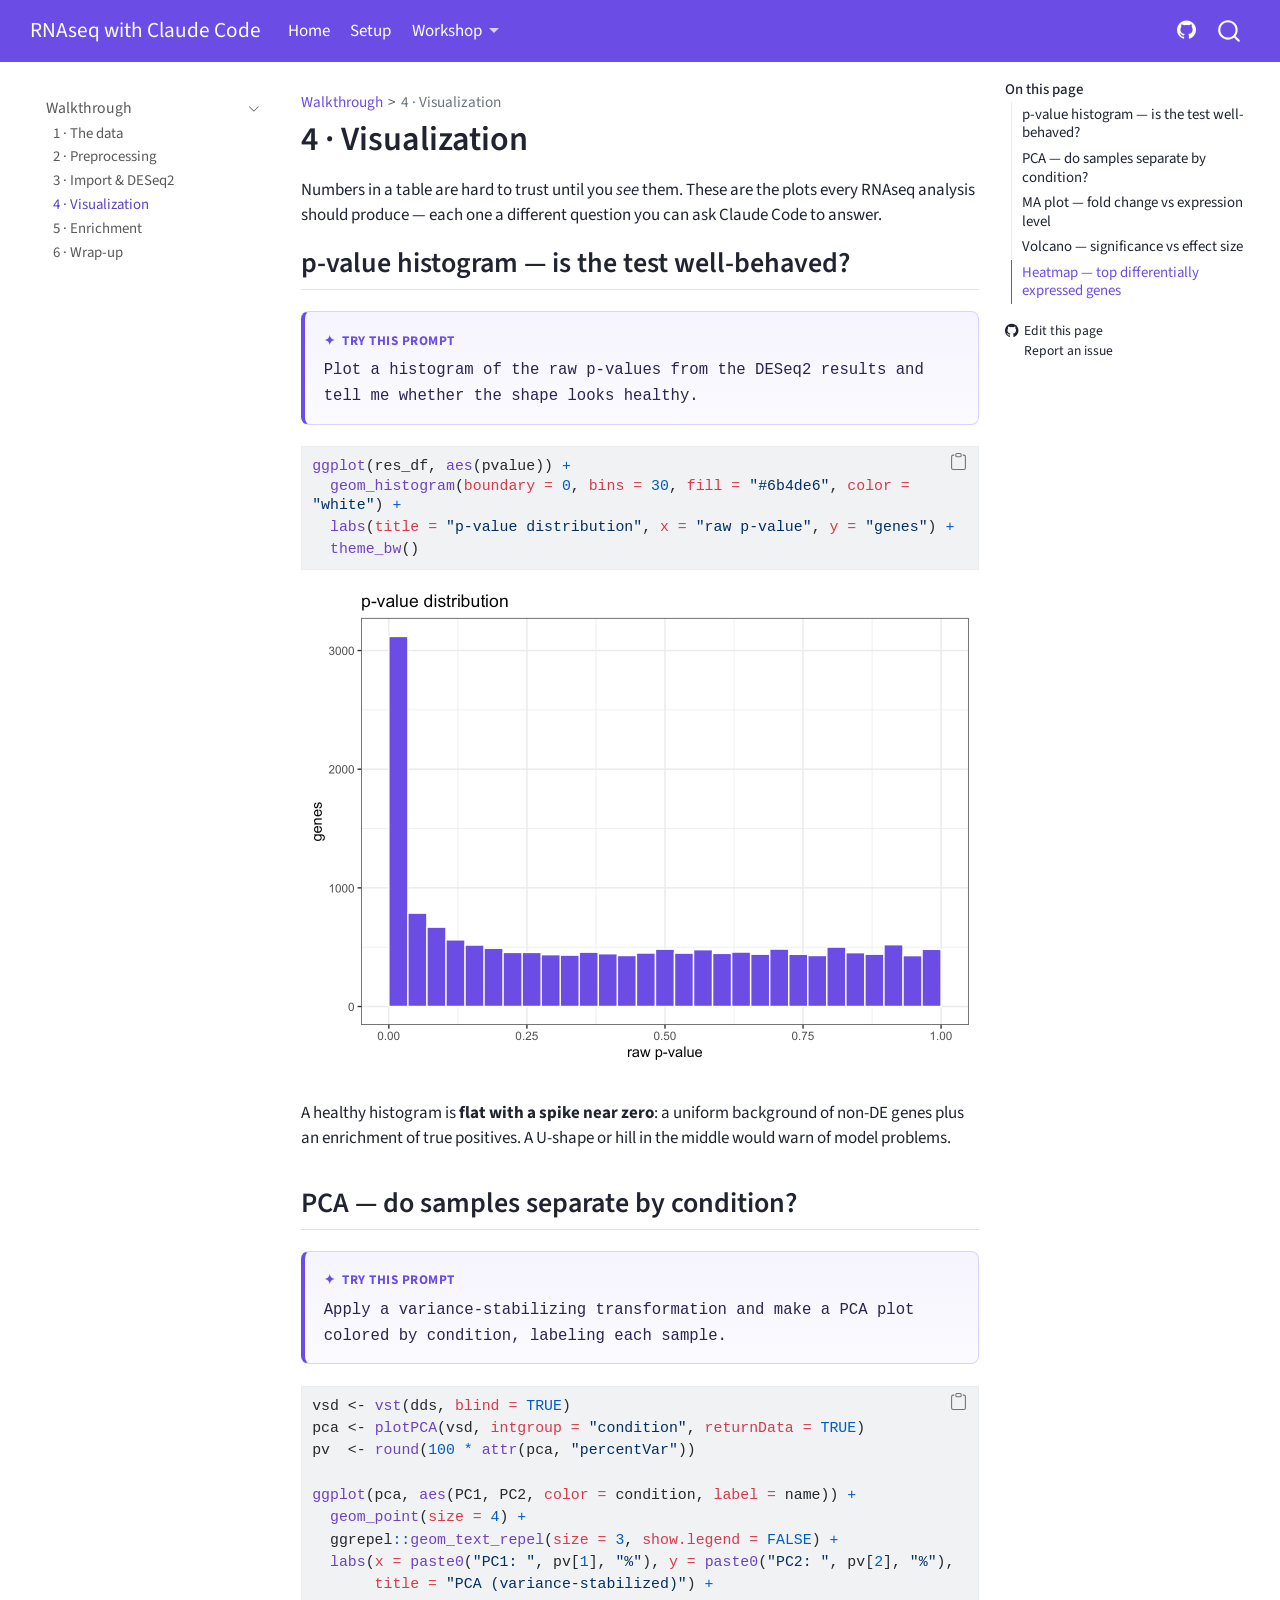
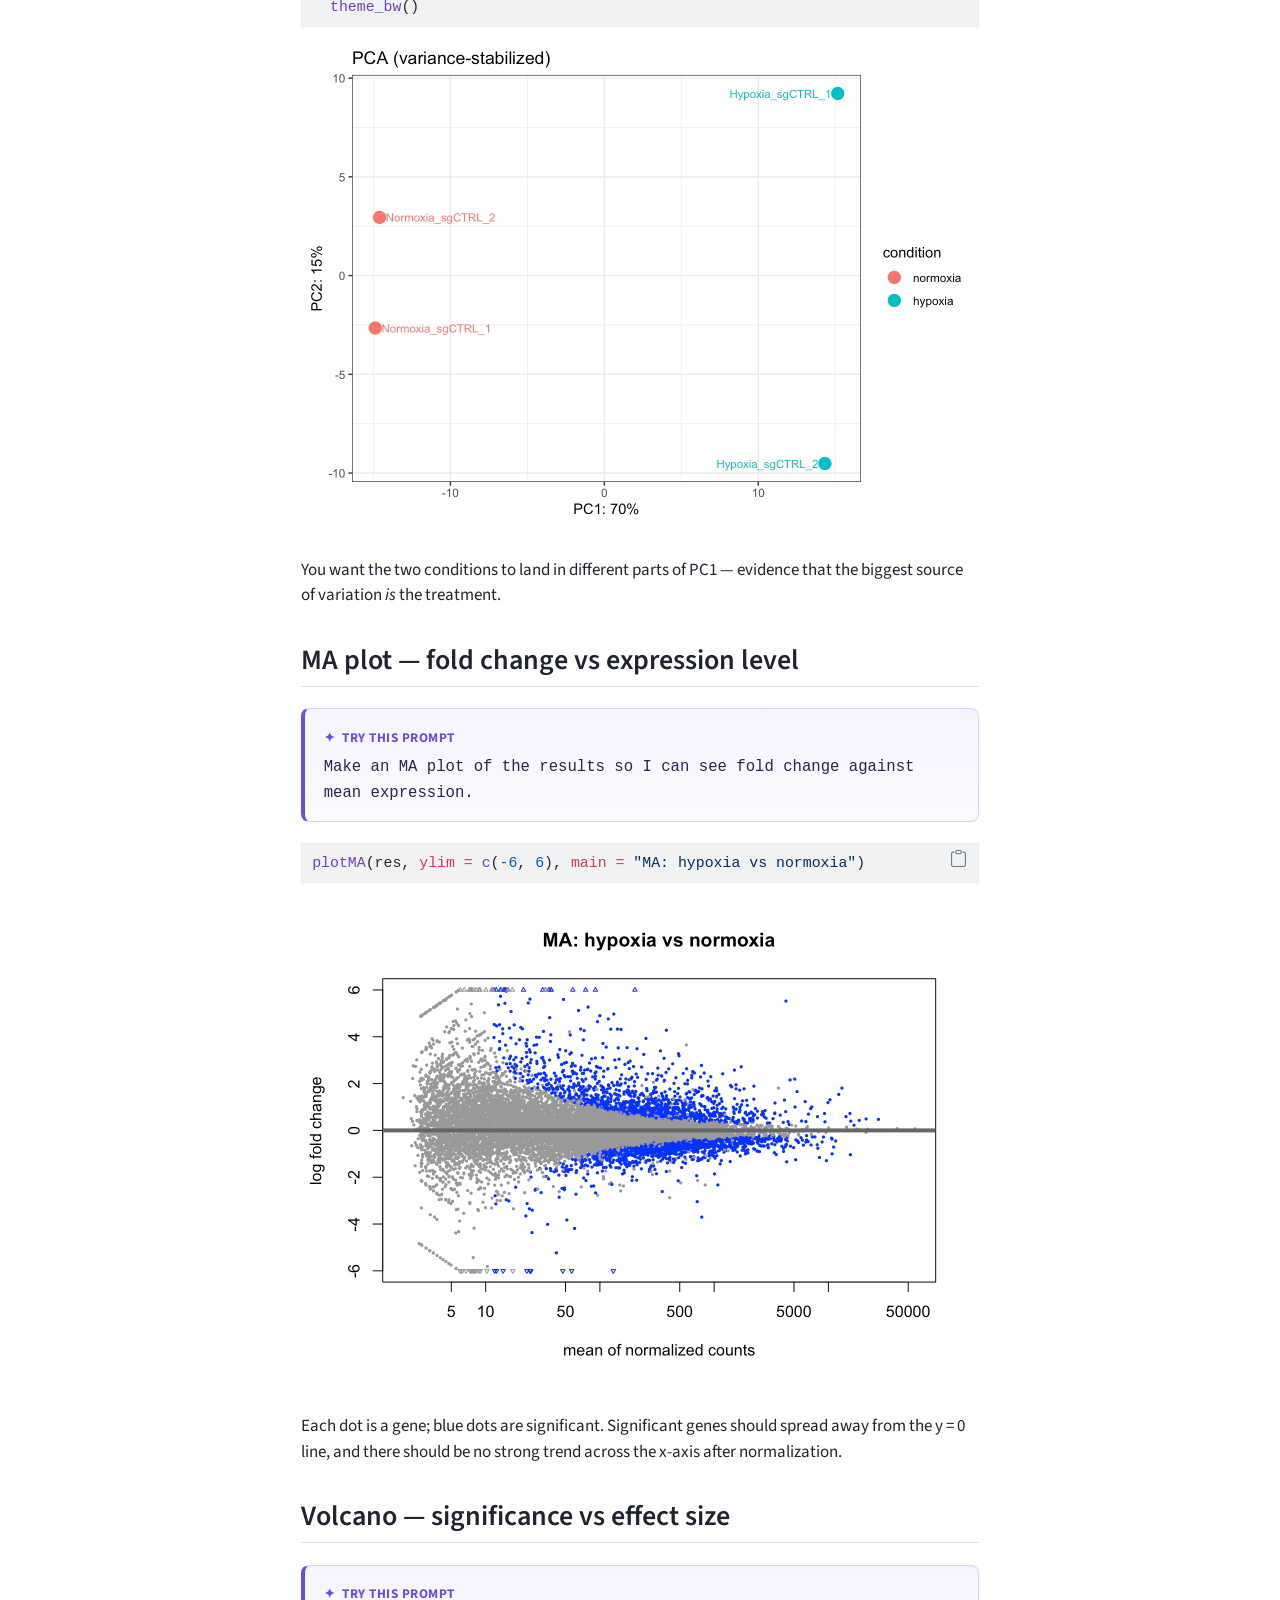
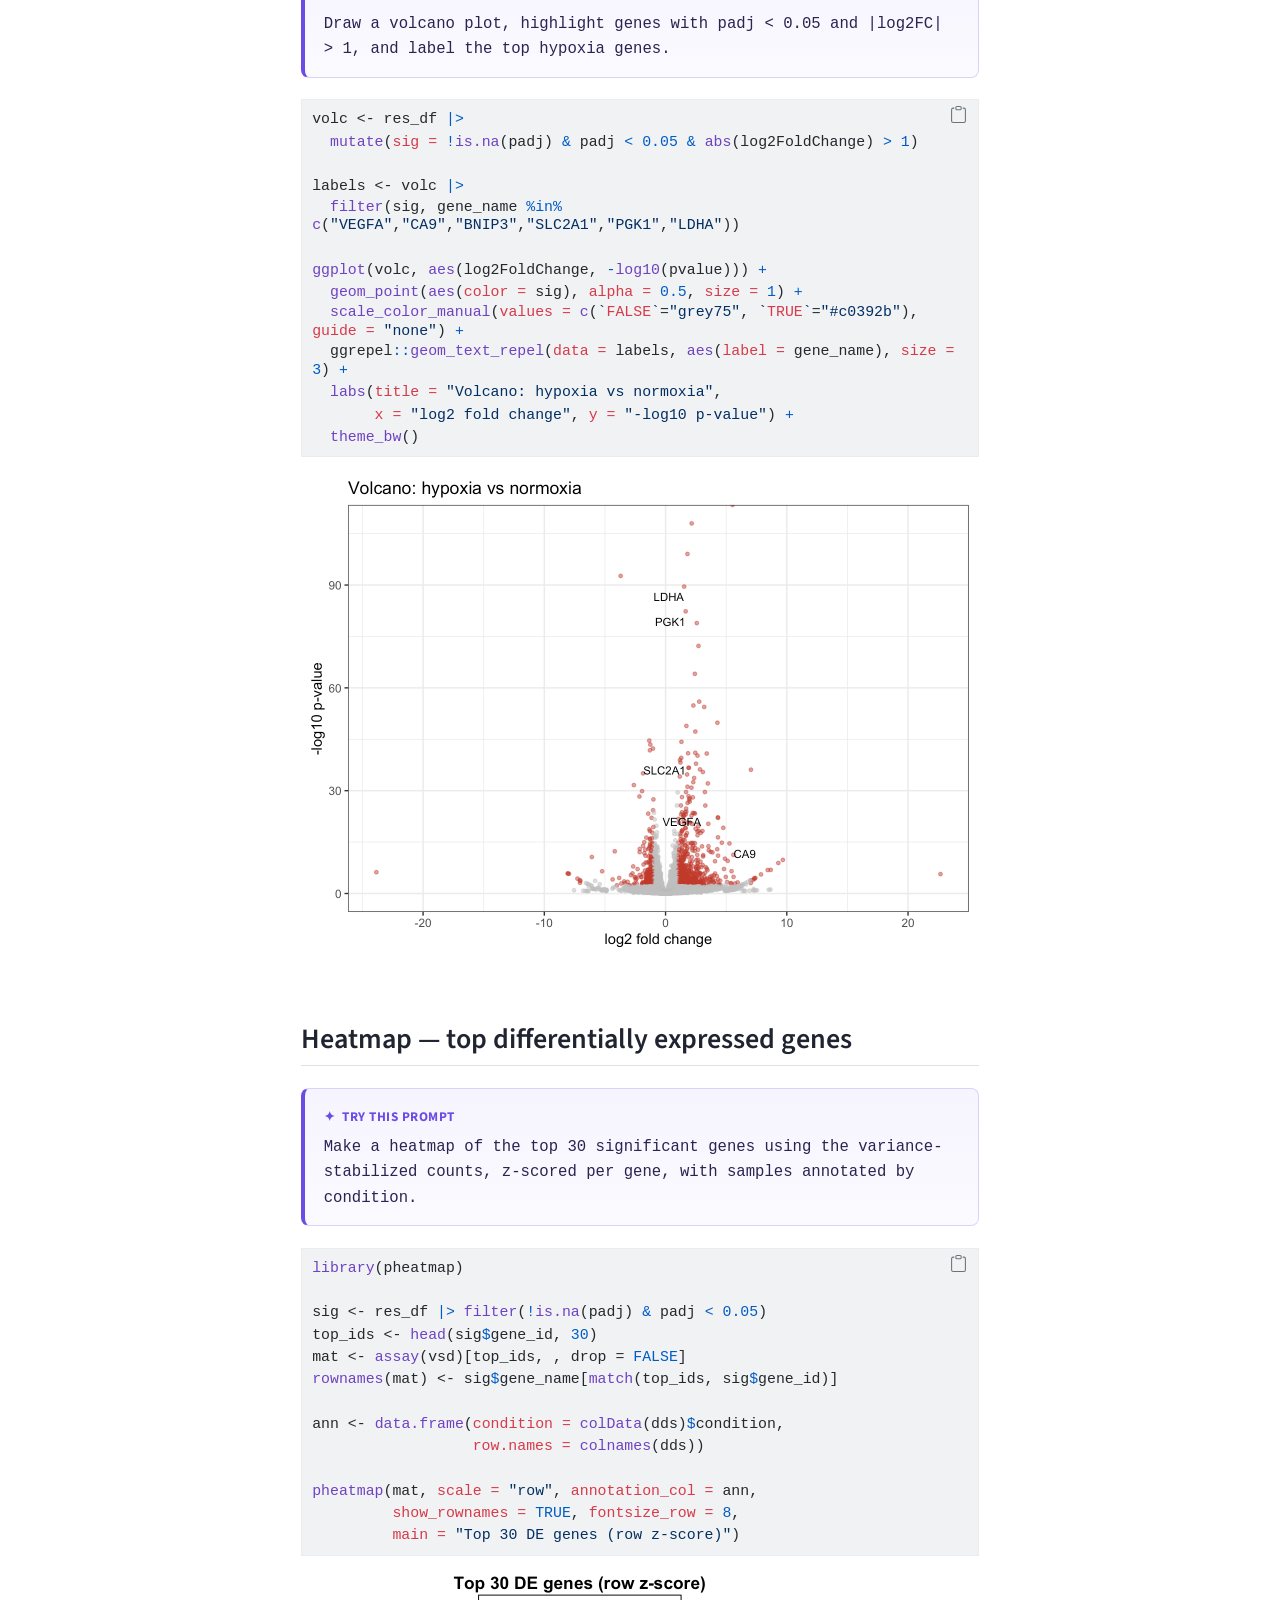
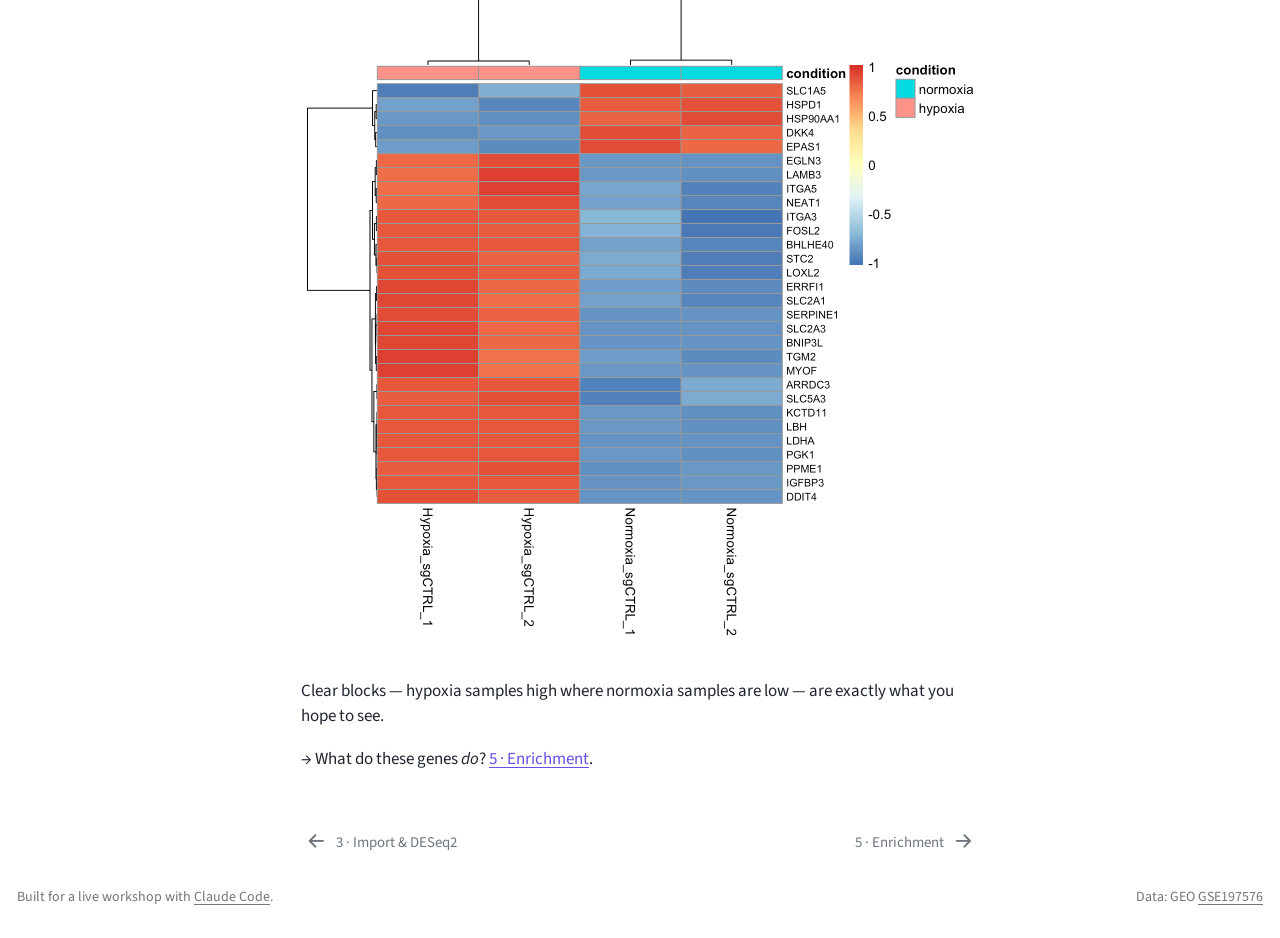
<file: docs/04-visualization.html>
<!DOCTYPE html>
<html xmlns="http://www.w3.org/1999/xhtml" lang="en" xml:lang="en"><head>

<meta charset="utf-8">
<meta name="generator" content="quarto-1.7.31">

<meta name="viewport" content="width=device-width, initial-scale=1.0, user-scalable=yes">


<title>4 · Visualization – RNAseq with Claude Code</title>
<style>
code{white-space: pre-wrap;}
span.smallcaps{font-variant: small-caps;}
div.columns{display: flex; gap: min(4vw, 1.5em);}
div.column{flex: auto; overflow-x: auto;}
div.hanging-indent{margin-left: 1.5em; text-indent: -1.5em;}
ul.task-list{list-style: none;}
ul.task-list li input[type="checkbox"] {
  width: 0.8em;
  margin: 0 0.8em 0.2em -1em; /* quarto-specific, see https://github.com/quarto-dev/quarto-cli/issues/4556 */ 
  vertical-align: middle;
}
/* CSS for syntax highlighting */
html { -webkit-text-size-adjust: 100%; }
pre > code.sourceCode { white-space: pre; position: relative; }
pre > code.sourceCode > span { display: inline-block; line-height: 1.25; }
pre > code.sourceCode > span:empty { height: 1.2em; }
.sourceCode { overflow: visible; }
code.sourceCode > span { color: inherit; text-decoration: inherit; }
div.sourceCode { margin: 1em 0; }
pre.sourceCode { margin: 0; }
@media screen {
div.sourceCode { overflow: auto; }
}
@media print {
pre > code.sourceCode { white-space: pre-wrap; }
pre > code.sourceCode > span { text-indent: -5em; padding-left: 5em; }
}
pre.numberSource code
  { counter-reset: source-line 0; }
pre.numberSource code > span
  { position: relative; left: -4em; counter-increment: source-line; }
pre.numberSource code > span > a:first-child::before
  { content: counter(source-line);
    position: relative; left: -1em; text-align: right; vertical-align: baseline;
    border: none; display: inline-block;
    -webkit-touch-callout: none; -webkit-user-select: none;
    -khtml-user-select: none; -moz-user-select: none;
    -ms-user-select: none; user-select: none;
    padding: 0 4px; width: 4em;
  }
pre.numberSource { margin-left: 3em;  padding-left: 4px; }
div.sourceCode
  {   }
@media screen {
pre > code.sourceCode > span > a:first-child::before { text-decoration: underline; }
}
</style>


<script src="site_libs/quarto-nav/quarto-nav.js"></script>
<script src="site_libs/quarto-nav/headroom.min.js"></script>
<script src="site_libs/clipboard/clipboard.min.js"></script>
<script src="site_libs/quarto-search/autocomplete.umd.js"></script>
<script src="site_libs/quarto-search/fuse.min.js"></script>
<script src="site_libs/quarto-search/quarto-search.js"></script>
<meta name="quarto:offset" content="./">
<link href="./05-enrichment.html" rel="next">
<link href="./03-import-deseq2.html" rel="prev">
<script src="site_libs/quarto-html/quarto.js" type="module"></script>
<script src="site_libs/quarto-html/tabsets/tabsets.js" type="module"></script>
<script src="site_libs/quarto-html/popper.min.js"></script>
<script src="site_libs/quarto-html/tippy.umd.min.js"></script>
<script src="site_libs/quarto-html/anchor.min.js"></script>
<link href="site_libs/quarto-html/tippy.css" rel="stylesheet">
<link href="site_libs/quarto-html/quarto-syntax-highlighting-4a990d8dcb58f517c7c86712b8f2ac7c.css" rel="stylesheet" id="quarto-text-highlighting-styles">
<script src="site_libs/bootstrap/bootstrap.min.js"></script>
<link href="site_libs/bootstrap/bootstrap-icons.css" rel="stylesheet">
<link href="site_libs/bootstrap/bootstrap-62e6471166560a7707f5a786896205da.min.css" rel="stylesheet" append-hash="true" id="quarto-bootstrap" data-mode="light">
<script id="quarto-search-options" type="application/json">{
  "location": "navbar",
  "copy-button": false,
  "collapse-after": 3,
  "panel-placement": "end",
  "type": "overlay",
  "limit": 50,
  "keyboard-shortcut": [
    "f",
    "/",
    "s"
  ],
  "show-item-context": false,
  "language": {
    "search-no-results-text": "No results",
    "search-matching-documents-text": "matching documents",
    "search-copy-link-title": "Copy link to search",
    "search-hide-matches-text": "Hide additional matches",
    "search-more-match-text": "more match in this document",
    "search-more-matches-text": "more matches in this document",
    "search-clear-button-title": "Clear",
    "search-text-placeholder": "",
    "search-detached-cancel-button-title": "Cancel",
    "search-submit-button-title": "Submit",
    "search-label": "Search"
  }
}</script>
<link href="site_libs/pagedtable-1.1/css/pagedtable.css" rel="stylesheet">
<script src="site_libs/pagedtable-1.1/js/pagedtable.js"></script>


<link rel="stylesheet" href="styles.css">
</head>

<body class="nav-sidebar floating nav-fixed quarto-light">

<div id="quarto-search-results"></div>
  <header id="quarto-header" class="headroom fixed-top">
    <nav class="navbar navbar-expand-lg " data-bs-theme="dark">
      <div class="navbar-container container-fluid">
      <div class="navbar-brand-container mx-auto">
    <a class="navbar-brand" href="./index.html">
    <span class="navbar-title">RNAseq with Claude Code</span>
    </a>
  </div>
            <div id="quarto-search" class="" title="Search"></div>
          <button class="navbar-toggler" type="button" data-bs-toggle="collapse" data-bs-target="#navbarCollapse" aria-controls="navbarCollapse" role="menu" aria-expanded="false" aria-label="Toggle navigation" onclick="if (window.quartoToggleHeadroom) { window.quartoToggleHeadroom(); }">
  <span class="navbar-toggler-icon"></span>
</button>
          <div class="collapse navbar-collapse" id="navbarCollapse">
            <ul class="navbar-nav navbar-nav-scroll me-auto">
  <li class="nav-item">
    <a class="nav-link" href="./index.html"> 
<span class="menu-text">Home</span></a>
  </li>  
  <li class="nav-item">
    <a class="nav-link" href="./setup.html"> 
<span class="menu-text">Setup</span></a>
  </li>  
  <li class="nav-item dropdown ">
    <a class="nav-link dropdown-toggle" href="#" id="nav-menu-workshop" role="link" data-bs-toggle="dropdown" aria-expanded="false">
 <span class="menu-text">Workshop</span>
    </a>
    <ul class="dropdown-menu" aria-labelledby="nav-menu-workshop">    
        <li class="dropdown-header">Walkthrough</li>
        <li>
    <a class="dropdown-item" href="./01-the-data.html">
 <span class="dropdown-text">1 · The data</span></a>
  </li>  
        <li>
    <a class="dropdown-item" href="./02-preprocessing.html">
 <span class="dropdown-text">2 · Preprocessing</span></a>
  </li>  
        <li>
    <a class="dropdown-item" href="./03-import-deseq2.html">
 <span class="dropdown-text">3 · Import &amp; DESeq2</span></a>
  </li>  
        <li>
    <a class="dropdown-item" href="./04-visualization.html">
 <span class="dropdown-text">4 · Visualization</span></a>
  </li>  
        <li>
    <a class="dropdown-item" href="./05-enrichment.html">
 <span class="dropdown-text">5 · Enrichment</span></a>
  </li>  
        <li>
    <a class="dropdown-item" href="./06-wrap-up.html">
 <span class="dropdown-text">6 · Wrap-up</span></a>
  </li>  
    </ul>
  </li>
</ul>
            <ul class="navbar-nav navbar-nav-scroll ms-auto">
  <li class="nav-item compact">
    <a class="nav-link" href="https://github.com/crazyhottommy/claude_code_RNAseq_workshop"> <i class="bi bi-github" role="img">
</i> 
<span class="menu-text"></span></a>
  </li>  
</ul>
          </div> <!-- /navcollapse -->
            <div class="quarto-navbar-tools">
</div>
      </div> <!-- /container-fluid -->
    </nav>
  <nav class="quarto-secondary-nav">
    <div class="container-fluid d-flex">
      <button type="button" class="quarto-btn-toggle btn" data-bs-toggle="collapse" role="button" data-bs-target=".quarto-sidebar-collapse-item" aria-controls="quarto-sidebar" aria-expanded="false" aria-label="Toggle sidebar navigation" onclick="if (window.quartoToggleHeadroom) { window.quartoToggleHeadroom(); }">
        <i class="bi bi-layout-text-sidebar-reverse"></i>
      </button>
        <nav class="quarto-page-breadcrumbs" aria-label="breadcrumb"><ol class="breadcrumb"><li class="breadcrumb-item"><a href="./01-the-data.html">Walkthrough</a></li><li class="breadcrumb-item"><a href="./04-visualization.html">4 · Visualization</a></li></ol></nav>
        <a class="flex-grow-1" role="navigation" data-bs-toggle="collapse" data-bs-target=".quarto-sidebar-collapse-item" aria-controls="quarto-sidebar" aria-expanded="false" aria-label="Toggle sidebar navigation" onclick="if (window.quartoToggleHeadroom) { window.quartoToggleHeadroom(); }">      
        </a>
    </div>
  </nav>
</header>
<!-- content -->
<div id="quarto-content" class="quarto-container page-columns page-rows-contents page-layout-article page-navbar">
<!-- sidebar -->
  <nav id="quarto-sidebar" class="sidebar collapse collapse-horizontal quarto-sidebar-collapse-item sidebar-navigation floating overflow-auto">
    <div class="sidebar-menu-container"> 
    <ul class="list-unstyled mt-1">
        <li class="sidebar-item sidebar-item-section">
      <div class="sidebar-item-container"> 
            <a class="sidebar-item-text sidebar-link text-start" data-bs-toggle="collapse" data-bs-target="#quarto-sidebar-section-1" role="navigation" aria-expanded="true">
 <span class="menu-text">Walkthrough</span></a>
          <a class="sidebar-item-toggle text-start" data-bs-toggle="collapse" data-bs-target="#quarto-sidebar-section-1" role="navigation" aria-expanded="true" aria-label="Toggle section">
            <i class="bi bi-chevron-right ms-2"></i>
          </a> 
      </div>
      <ul id="quarto-sidebar-section-1" class="collapse list-unstyled sidebar-section depth1 show">  
          <li class="sidebar-item">
  <div class="sidebar-item-container"> 
  <a href="./01-the-data.html" class="sidebar-item-text sidebar-link">
 <span class="menu-text">1 · The data</span></a>
  </div>
</li>
          <li class="sidebar-item">
  <div class="sidebar-item-container"> 
  <a href="./02-preprocessing.html" class="sidebar-item-text sidebar-link">
 <span class="menu-text">2 · Preprocessing</span></a>
  </div>
</li>
          <li class="sidebar-item">
  <div class="sidebar-item-container"> 
  <a href="./03-import-deseq2.html" class="sidebar-item-text sidebar-link">
 <span class="menu-text">3 · Import &amp; DESeq2</span></a>
  </div>
</li>
          <li class="sidebar-item">
  <div class="sidebar-item-container"> 
  <a href="./04-visualization.html" class="sidebar-item-text sidebar-link active">
 <span class="menu-text">4 · Visualization</span></a>
  </div>
</li>
          <li class="sidebar-item">
  <div class="sidebar-item-container"> 
  <a href="./05-enrichment.html" class="sidebar-item-text sidebar-link">
 <span class="menu-text">5 · Enrichment</span></a>
  </div>
</li>
          <li class="sidebar-item">
  <div class="sidebar-item-container"> 
  <a href="./06-wrap-up.html" class="sidebar-item-text sidebar-link">
 <span class="menu-text">6 · Wrap-up</span></a>
  </div>
</li>
      </ul>
  </li>
    </ul>
    </div>
</nav>
<div id="quarto-sidebar-glass" class="quarto-sidebar-collapse-item" data-bs-toggle="collapse" data-bs-target=".quarto-sidebar-collapse-item"></div>
<!-- margin-sidebar -->
    <div id="quarto-margin-sidebar" class="sidebar margin-sidebar">
        <nav id="TOC" role="doc-toc" class="toc-active">
    <h2 id="toc-title">On this page</h2>
   
  <ul>
  <li><a href="#p-value-histogram-is-the-test-well-behaved" id="toc-p-value-histogram-is-the-test-well-behaved" class="nav-link active" data-scroll-target="#p-value-histogram-is-the-test-well-behaved">p-value histogram — is the test well-behaved?</a></li>
  <li><a href="#pca-do-samples-separate-by-condition" id="toc-pca-do-samples-separate-by-condition" class="nav-link" data-scroll-target="#pca-do-samples-separate-by-condition">PCA — do samples separate by condition?</a></li>
  <li><a href="#ma-plot-fold-change-vs-expression-level" id="toc-ma-plot-fold-change-vs-expression-level" class="nav-link" data-scroll-target="#ma-plot-fold-change-vs-expression-level">MA plot — fold change vs expression level</a></li>
  <li><a href="#volcano-significance-vs-effect-size" id="toc-volcano-significance-vs-effect-size" class="nav-link" data-scroll-target="#volcano-significance-vs-effect-size">Volcano — significance vs effect size</a></li>
  <li><a href="#heatmap-top-differentially-expressed-genes" id="toc-heatmap-top-differentially-expressed-genes" class="nav-link" data-scroll-target="#heatmap-top-differentially-expressed-genes">Heatmap — top differentially expressed genes</a></li>
  </ul>
<div class="toc-actions"><ul><li><a href="https://github.com/crazyhottommy/claude_code_RNAseq_workshop/edit/main/04-visualization.qmd" class="toc-action"><i class="bi bi-github"></i>Edit this page</a></li><li><a href="https://github.com/crazyhottommy/claude_code_RNAseq_workshop/issues/new" class="toc-action"><i class="bi empty"></i>Report an issue</a></li></ul></div></nav>
    </div>
<!-- main -->
<main class="content" id="quarto-document-content">

<header id="title-block-header" class="quarto-title-block default"><nav class="quarto-page-breadcrumbs quarto-title-breadcrumbs d-none d-lg-block" aria-label="breadcrumb"><ol class="breadcrumb"><li class="breadcrumb-item"><a href="./01-the-data.html">Walkthrough</a></li><li class="breadcrumb-item"><a href="./04-visualization.html">4 · Visualization</a></li></ol></nav>
<div class="quarto-title">
<h1 class="title">4 · Visualization</h1>
</div>



<div class="quarto-title-meta">

    
  
    
  </div>
  


</header>


<p>Numbers in a table are hard to trust until you <em>see</em> them. These are the plots every RNAseq analysis should produce — each one a different question you can ask Claude Code to answer.</p>
<section id="p-value-histogram-is-the-test-well-behaved" class="level2">
<h2 class="anchored" data-anchor-id="p-value-histogram-is-the-test-well-behaved">p-value histogram — is the test well-behaved?</h2>
<div class="claude-prompt">
<p><span class="prompt-label">Try this prompt</span></p>
<p><span class="prompt-text">Plot a histogram of the raw p-values from the DESeq2 results and tell me whether the shape looks healthy.</span></p>
</div>
<div class="cell" data-layout-align="center">
<div class="sourceCode cell-code" id="cb1"><pre class="sourceCode r code-with-copy"><code class="sourceCode r"><span id="cb1-1"><a href="#cb1-1" aria-hidden="true" tabindex="-1"></a><span class="fu">ggplot</span>(res_df, <span class="fu">aes</span>(pvalue)) <span class="sc">+</span></span>
<span id="cb1-2"><a href="#cb1-2" aria-hidden="true" tabindex="-1"></a>  <span class="fu">geom_histogram</span>(<span class="at">boundary =</span> <span class="dv">0</span>, <span class="at">bins =</span> <span class="dv">30</span>, <span class="at">fill =</span> <span class="st">"#6b4de6"</span>, <span class="at">color =</span> <span class="st">"white"</span>) <span class="sc">+</span></span>
<span id="cb1-3"><a href="#cb1-3" aria-hidden="true" tabindex="-1"></a>  <span class="fu">labs</span>(<span class="at">title =</span> <span class="st">"p-value distribution"</span>, <span class="at">x =</span> <span class="st">"raw p-value"</span>, <span class="at">y =</span> <span class="st">"genes"</span>) <span class="sc">+</span></span>
<span id="cb1-4"><a href="#cb1-4" aria-hidden="true" tabindex="-1"></a>  <span class="fu">theme_bw</span>()</span></code><button title="Copy to Clipboard" class="code-copy-button"><i class="bi"></i></button></pre></div>
<div class="cell-output-display">
<div class="quarto-figure quarto-figure-center">
<figure class="figure">
<p><img src="04-visualization_files/figure-html/pval-hist-1.png" class="img-fluid quarto-figure quarto-figure-center figure-img" width="672"></p>
</figure>
</div>
</div>
</div>
<p>A healthy histogram is <strong>flat with a spike near zero</strong>: a uniform background of non-DE genes plus an enrichment of true positives. A U-shape or hill in the middle would warn of model problems.</p>
</section>
<section id="pca-do-samples-separate-by-condition" class="level2">
<h2 class="anchored" data-anchor-id="pca-do-samples-separate-by-condition">PCA — do samples separate by condition?</h2>
<div class="claude-prompt">
<p><span class="prompt-label">Try this prompt</span></p>
<p><span class="prompt-text">Apply a variance-stabilizing transformation and make a PCA plot colored by condition, labeling each sample.</span></p>
</div>
<div class="cell" data-layout-align="center">
<div class="sourceCode cell-code" id="cb2"><pre class="sourceCode r code-with-copy"><code class="sourceCode r"><span id="cb2-1"><a href="#cb2-1" aria-hidden="true" tabindex="-1"></a>vsd <span class="ot">&lt;-</span> <span class="fu">vst</span>(dds, <span class="at">blind =</span> <span class="cn">TRUE</span>)</span>
<span id="cb2-2"><a href="#cb2-2" aria-hidden="true" tabindex="-1"></a>pca <span class="ot">&lt;-</span> <span class="fu">plotPCA</span>(vsd, <span class="at">intgroup =</span> <span class="st">"condition"</span>, <span class="at">returnData =</span> <span class="cn">TRUE</span>)</span>
<span id="cb2-3"><a href="#cb2-3" aria-hidden="true" tabindex="-1"></a>pv  <span class="ot">&lt;-</span> <span class="fu">round</span>(<span class="dv">100</span> <span class="sc">*</span> <span class="fu">attr</span>(pca, <span class="st">"percentVar"</span>))</span>
<span id="cb2-4"><a href="#cb2-4" aria-hidden="true" tabindex="-1"></a></span>
<span id="cb2-5"><a href="#cb2-5" aria-hidden="true" tabindex="-1"></a><span class="fu">ggplot</span>(pca, <span class="fu">aes</span>(PC1, PC2, <span class="at">color =</span> condition, <span class="at">label =</span> name)) <span class="sc">+</span></span>
<span id="cb2-6"><a href="#cb2-6" aria-hidden="true" tabindex="-1"></a>  <span class="fu">geom_point</span>(<span class="at">size =</span> <span class="dv">4</span>) <span class="sc">+</span></span>
<span id="cb2-7"><a href="#cb2-7" aria-hidden="true" tabindex="-1"></a>  ggrepel<span class="sc">::</span><span class="fu">geom_text_repel</span>(<span class="at">size =</span> <span class="dv">3</span>, <span class="at">show.legend =</span> <span class="cn">FALSE</span>) <span class="sc">+</span></span>
<span id="cb2-8"><a href="#cb2-8" aria-hidden="true" tabindex="-1"></a>  <span class="fu">labs</span>(<span class="at">x =</span> <span class="fu">paste0</span>(<span class="st">"PC1: "</span>, pv[<span class="dv">1</span>], <span class="st">"%"</span>), <span class="at">y =</span> <span class="fu">paste0</span>(<span class="st">"PC2: "</span>, pv[<span class="dv">2</span>], <span class="st">"%"</span>),</span>
<span id="cb2-9"><a href="#cb2-9" aria-hidden="true" tabindex="-1"></a>       <span class="at">title =</span> <span class="st">"PCA (variance-stabilized)"</span>) <span class="sc">+</span></span>
<span id="cb2-10"><a href="#cb2-10" aria-hidden="true" tabindex="-1"></a>  <span class="fu">theme_bw</span>()</span></code><button title="Copy to Clipboard" class="code-copy-button"><i class="bi"></i></button></pre></div>
<div class="cell-output-display">
<div class="quarto-figure quarto-figure-center">
<figure class="figure">
<p><img src="04-visualization_files/figure-html/pca-1.png" class="img-fluid quarto-figure quarto-figure-center figure-img" width="672"></p>
</figure>
</div>
</div>
</div>
<p>You want the two conditions to land in different parts of PC1 — evidence that the biggest source of variation <em>is</em> the treatment.</p>
</section>
<section id="ma-plot-fold-change-vs-expression-level" class="level2">
<h2 class="anchored" data-anchor-id="ma-plot-fold-change-vs-expression-level">MA plot — fold change vs expression level</h2>
<div class="claude-prompt">
<p><span class="prompt-label">Try this prompt</span></p>
<p><span class="prompt-text">Make an MA plot of the results so I can see fold change against mean expression.</span></p>
</div>
<div class="cell" data-layout-align="center">
<div class="sourceCode cell-code" id="cb3"><pre class="sourceCode r code-with-copy"><code class="sourceCode r"><span id="cb3-1"><a href="#cb3-1" aria-hidden="true" tabindex="-1"></a><span class="fu">plotMA</span>(res, <span class="at">ylim =</span> <span class="fu">c</span>(<span class="sc">-</span><span class="dv">6</span>, <span class="dv">6</span>), <span class="at">main =</span> <span class="st">"MA: hypoxia vs normoxia"</span>)</span></code><button title="Copy to Clipboard" class="code-copy-button"><i class="bi"></i></button></pre></div>
<div class="cell-output-display">
<div class="quarto-figure quarto-figure-center">
<figure class="figure">
<p><img src="04-visualization_files/figure-html/ma-1.png" class="img-fluid quarto-figure quarto-figure-center figure-img" width="672"></p>
</figure>
</div>
</div>
</div>
<p>Each dot is a gene; blue dots are significant. Significant genes should spread away from the y = 0 line, and there should be no strong trend across the x-axis after normalization.</p>
</section>
<section id="volcano-significance-vs-effect-size" class="level2">
<h2 class="anchored" data-anchor-id="volcano-significance-vs-effect-size">Volcano — significance vs effect size</h2>
<div class="claude-prompt">
<p><span class="prompt-label">Try this prompt</span></p>
<p><span class="prompt-text">Draw a volcano plot, highlight genes with padj &lt; 0.05 and |log2FC| &gt; 1, and label the top hypoxia genes.</span></p>
</div>
<div class="cell" data-layout-align="center">
<div class="sourceCode cell-code" id="cb4"><pre class="sourceCode r code-with-copy"><code class="sourceCode r"><span id="cb4-1"><a href="#cb4-1" aria-hidden="true" tabindex="-1"></a>volc <span class="ot">&lt;-</span> res_df <span class="sc">|&gt;</span></span>
<span id="cb4-2"><a href="#cb4-2" aria-hidden="true" tabindex="-1"></a>  <span class="fu">mutate</span>(<span class="at">sig =</span> <span class="sc">!</span><span class="fu">is.na</span>(padj) <span class="sc">&amp;</span> padj <span class="sc">&lt;</span> <span class="fl">0.05</span> <span class="sc">&amp;</span> <span class="fu">abs</span>(log2FoldChange) <span class="sc">&gt;</span> <span class="dv">1</span>)</span>
<span id="cb4-3"><a href="#cb4-3" aria-hidden="true" tabindex="-1"></a></span>
<span id="cb4-4"><a href="#cb4-4" aria-hidden="true" tabindex="-1"></a>labels <span class="ot">&lt;-</span> volc <span class="sc">|&gt;</span></span>
<span id="cb4-5"><a href="#cb4-5" aria-hidden="true" tabindex="-1"></a>  <span class="fu">filter</span>(sig, gene_name <span class="sc">%in%</span> <span class="fu">c</span>(<span class="st">"VEGFA"</span>,<span class="st">"CA9"</span>,<span class="st">"BNIP3"</span>,<span class="st">"SLC2A1"</span>,<span class="st">"PGK1"</span>,<span class="st">"LDHA"</span>))</span>
<span id="cb4-6"><a href="#cb4-6" aria-hidden="true" tabindex="-1"></a></span>
<span id="cb4-7"><a href="#cb4-7" aria-hidden="true" tabindex="-1"></a><span class="fu">ggplot</span>(volc, <span class="fu">aes</span>(log2FoldChange, <span class="sc">-</span><span class="fu">log10</span>(pvalue))) <span class="sc">+</span></span>
<span id="cb4-8"><a href="#cb4-8" aria-hidden="true" tabindex="-1"></a>  <span class="fu">geom_point</span>(<span class="fu">aes</span>(<span class="at">color =</span> sig), <span class="at">alpha =</span> <span class="fl">0.5</span>, <span class="at">size =</span> <span class="dv">1</span>) <span class="sc">+</span></span>
<span id="cb4-9"><a href="#cb4-9" aria-hidden="true" tabindex="-1"></a>  <span class="fu">scale_color_manual</span>(<span class="at">values =</span> <span class="fu">c</span>(<span class="st">`</span><span class="at">FALSE</span><span class="st">`</span><span class="ot">=</span><span class="st">"grey75"</span>, <span class="st">`</span><span class="at">TRUE</span><span class="st">`</span><span class="ot">=</span><span class="st">"#c0392b"</span>), <span class="at">guide =</span> <span class="st">"none"</span>) <span class="sc">+</span></span>
<span id="cb4-10"><a href="#cb4-10" aria-hidden="true" tabindex="-1"></a>  ggrepel<span class="sc">::</span><span class="fu">geom_text_repel</span>(<span class="at">data =</span> labels, <span class="fu">aes</span>(<span class="at">label =</span> gene_name), <span class="at">size =</span> <span class="dv">3</span>) <span class="sc">+</span></span>
<span id="cb4-11"><a href="#cb4-11" aria-hidden="true" tabindex="-1"></a>  <span class="fu">labs</span>(<span class="at">title =</span> <span class="st">"Volcano: hypoxia vs normoxia"</span>,</span>
<span id="cb4-12"><a href="#cb4-12" aria-hidden="true" tabindex="-1"></a>       <span class="at">x =</span> <span class="st">"log2 fold change"</span>, <span class="at">y =</span> <span class="st">"-log10 p-value"</span>) <span class="sc">+</span></span>
<span id="cb4-13"><a href="#cb4-13" aria-hidden="true" tabindex="-1"></a>  <span class="fu">theme_bw</span>()</span></code><button title="Copy to Clipboard" class="code-copy-button"><i class="bi"></i></button></pre></div>
<div class="cell-output-display">
<div class="quarto-figure quarto-figure-center">
<figure class="figure">
<p><img src="04-visualization_files/figure-html/volcano-1.png" class="img-fluid quarto-figure quarto-figure-center figure-img" width="672"></p>
</figure>
</div>
</div>
</div>
</section>
<section id="heatmap-top-differentially-expressed-genes" class="level2">
<h2 class="anchored" data-anchor-id="heatmap-top-differentially-expressed-genes">Heatmap — top differentially expressed genes</h2>
<div class="claude-prompt">
<p><span class="prompt-label">Try this prompt</span></p>
<p><span class="prompt-text">Make a heatmap of the top 30 significant genes using the variance-stabilized counts, z-scored per gene, with samples annotated by condition.</span></p>
</div>
<div class="cell" data-layout-align="center">
<div class="sourceCode cell-code" id="cb5"><pre class="sourceCode r code-with-copy"><code class="sourceCode r"><span id="cb5-1"><a href="#cb5-1" aria-hidden="true" tabindex="-1"></a><span class="fu">library</span>(pheatmap)</span>
<span id="cb5-2"><a href="#cb5-2" aria-hidden="true" tabindex="-1"></a></span>
<span id="cb5-3"><a href="#cb5-3" aria-hidden="true" tabindex="-1"></a>sig <span class="ot">&lt;-</span> res_df <span class="sc">|&gt;</span> <span class="fu">filter</span>(<span class="sc">!</span><span class="fu">is.na</span>(padj) <span class="sc">&amp;</span> padj <span class="sc">&lt;</span> <span class="fl">0.05</span>)</span>
<span id="cb5-4"><a href="#cb5-4" aria-hidden="true" tabindex="-1"></a>top_ids <span class="ot">&lt;-</span> <span class="fu">head</span>(sig<span class="sc">$</span>gene_id, <span class="dv">30</span>)</span>
<span id="cb5-5"><a href="#cb5-5" aria-hidden="true" tabindex="-1"></a>mat <span class="ot">&lt;-</span> <span class="fu">assay</span>(vsd)[top_ids, , drop <span class="ot">=</span> <span class="cn">FALSE</span>]</span>
<span id="cb5-6"><a href="#cb5-6" aria-hidden="true" tabindex="-1"></a><span class="fu">rownames</span>(mat) <span class="ot">&lt;-</span> sig<span class="sc">$</span>gene_name[<span class="fu">match</span>(top_ids, sig<span class="sc">$</span>gene_id)]</span>
<span id="cb5-7"><a href="#cb5-7" aria-hidden="true" tabindex="-1"></a></span>
<span id="cb5-8"><a href="#cb5-8" aria-hidden="true" tabindex="-1"></a>ann <span class="ot">&lt;-</span> <span class="fu">data.frame</span>(<span class="at">condition =</span> <span class="fu">colData</span>(dds)<span class="sc">$</span>condition,</span>
<span id="cb5-9"><a href="#cb5-9" aria-hidden="true" tabindex="-1"></a>                  <span class="at">row.names =</span> <span class="fu">colnames</span>(dds))</span>
<span id="cb5-10"><a href="#cb5-10" aria-hidden="true" tabindex="-1"></a></span>
<span id="cb5-11"><a href="#cb5-11" aria-hidden="true" tabindex="-1"></a><span class="fu">pheatmap</span>(mat, <span class="at">scale =</span> <span class="st">"row"</span>, <span class="at">annotation_col =</span> ann,</span>
<span id="cb5-12"><a href="#cb5-12" aria-hidden="true" tabindex="-1"></a>         <span class="at">show_rownames =</span> <span class="cn">TRUE</span>, <span class="at">fontsize_row =</span> <span class="dv">8</span>,</span>
<span id="cb5-13"><a href="#cb5-13" aria-hidden="true" tabindex="-1"></a>         <span class="at">main =</span> <span class="st">"Top 30 DE genes (row z-score)"</span>)</span></code><button title="Copy to Clipboard" class="code-copy-button"><i class="bi"></i></button></pre></div>
<div class="cell-output-display">
<div class="quarto-figure quarto-figure-center">
<figure class="figure">
<p><img src="04-visualization_files/figure-html/heatmap-1.png" class="img-fluid quarto-figure quarto-figure-center figure-img" width="672"></p>
</figure>
</div>
</div>
</div>
<p>Clear blocks — hypoxia samples high where normoxia samples are low — are exactly what you hope to see.</p>
<p>→ What do these genes <em>do</em>? <strong><a href="./05-enrichment.html">5 · Enrichment</a></strong>.</p>


</section>

<a onclick="window.scrollTo(0, 0); return false;" role="button" id="quarto-back-to-top"><i class="bi bi-arrow-up"></i> Back to top</a></main> <!-- /main -->
<script id="quarto-html-after-body" type="application/javascript">
  window.document.addEventListener("DOMContentLoaded", function (event) {
    const icon = "";
    const anchorJS = new window.AnchorJS();
    anchorJS.options = {
      placement: 'right',
      icon: icon
    };
    anchorJS.add('.anchored');
    const isCodeAnnotation = (el) => {
      for (const clz of el.classList) {
        if (clz.startsWith('code-annotation-')) {                     
          return true;
        }
      }
      return false;
    }
    const onCopySuccess = function(e) {
      // button target
      const button = e.trigger;
      // don't keep focus
      button.blur();
      // flash "checked"
      button.classList.add('code-copy-button-checked');
      var currentTitle = button.getAttribute("title");
      button.setAttribute("title", "Copied!");
      let tooltip;
      if (window.bootstrap) {
        button.setAttribute("data-bs-toggle", "tooltip");
        button.setAttribute("data-bs-placement", "left");
        button.setAttribute("data-bs-title", "Copied!");
        tooltip = new bootstrap.Tooltip(button, 
          { trigger: "manual", 
            customClass: "code-copy-button-tooltip",
            offset: [0, -8]});
        tooltip.show();    
      }
      setTimeout(function() {
        if (tooltip) {
          tooltip.hide();
          button.removeAttribute("data-bs-title");
          button.removeAttribute("data-bs-toggle");
          button.removeAttribute("data-bs-placement");
        }
        button.setAttribute("title", currentTitle);
        button.classList.remove('code-copy-button-checked');
      }, 1000);
      // clear code selection
      e.clearSelection();
    }
    const getTextToCopy = function(trigger) {
        const codeEl = trigger.previousElementSibling.cloneNode(true);
        for (const childEl of codeEl.children) {
          if (isCodeAnnotation(childEl)) {
            childEl.remove();
          }
        }
        return codeEl.innerText;
    }
    const clipboard = new window.ClipboardJS('.code-copy-button:not([data-in-quarto-modal])', {
      text: getTextToCopy
    });
    clipboard.on('success', onCopySuccess);
    if (window.document.getElementById('quarto-embedded-source-code-modal')) {
      const clipboardModal = new window.ClipboardJS('.code-copy-button[data-in-quarto-modal]', {
        text: getTextToCopy,
        container: window.document.getElementById('quarto-embedded-source-code-modal')
      });
      clipboardModal.on('success', onCopySuccess);
    }
      var localhostRegex = new RegExp(/^(?:http|https):\/\/localhost\:?[0-9]*\//);
      var mailtoRegex = new RegExp(/^mailto:/);
        var filterRegex = new RegExp("https:\/\/crazyhottommy\.github\.io\/claude_code_RNAseq_workshop\/");
      var isInternal = (href) => {
          return filterRegex.test(href) || localhostRegex.test(href) || mailtoRegex.test(href);
      }
      // Inspect non-navigation links and adorn them if external
     var links = window.document.querySelectorAll('a[href]:not(.nav-link):not(.navbar-brand):not(.toc-action):not(.sidebar-link):not(.sidebar-item-toggle):not(.pagination-link):not(.no-external):not([aria-hidden]):not(.dropdown-item):not(.quarto-navigation-tool):not(.about-link)');
      for (var i=0; i<links.length; i++) {
        const link = links[i];
        if (!isInternal(link.href)) {
          // undo the damage that might have been done by quarto-nav.js in the case of
          // links that we want to consider external
          if (link.dataset.originalHref !== undefined) {
            link.href = link.dataset.originalHref;
          }
        }
      }
    function tippyHover(el, contentFn, onTriggerFn, onUntriggerFn) {
      const config = {
        allowHTML: true,
        maxWidth: 500,
        delay: 100,
        arrow: false,
        appendTo: function(el) {
            return el.parentElement;
        },
        interactive: true,
        interactiveBorder: 10,
        theme: 'quarto',
        placement: 'bottom-start',
      };
      if (contentFn) {
        config.content = contentFn;
      }
      if (onTriggerFn) {
        config.onTrigger = onTriggerFn;
      }
      if (onUntriggerFn) {
        config.onUntrigger = onUntriggerFn;
      }
      window.tippy(el, config); 
    }
    const noterefs = window.document.querySelectorAll('a[role="doc-noteref"]');
    for (var i=0; i<noterefs.length; i++) {
      const ref = noterefs[i];
      tippyHover(ref, function() {
        // use id or data attribute instead here
        let href = ref.getAttribute('data-footnote-href') || ref.getAttribute('href');
        try { href = new URL(href).hash; } catch {}
        const id = href.replace(/^#\/?/, "");
        const note = window.document.getElementById(id);
        if (note) {
          return note.innerHTML;
        } else {
          return "";
        }
      });
    }
    const xrefs = window.document.querySelectorAll('a.quarto-xref');
    const processXRef = (id, note) => {
      // Strip column container classes
      const stripColumnClz = (el) => {
        el.classList.remove("page-full", "page-columns");
        if (el.children) {
          for (const child of el.children) {
            stripColumnClz(child);
          }
        }
      }
      stripColumnClz(note)
      if (id === null || id.startsWith('sec-')) {
        // Special case sections, only their first couple elements
        const container = document.createElement("div");
        if (note.children && note.children.length > 2) {
          container.appendChild(note.children[0].cloneNode(true));
          for (let i = 1; i < note.children.length; i++) {
            const child = note.children[i];
            if (child.tagName === "P" && child.innerText === "") {
              continue;
            } else {
              container.appendChild(child.cloneNode(true));
              break;
            }
          }
          if (window.Quarto?.typesetMath) {
            window.Quarto.typesetMath(container);
          }
          return container.innerHTML
        } else {
          if (window.Quarto?.typesetMath) {
            window.Quarto.typesetMath(note);
          }
          return note.innerHTML;
        }
      } else {
        // Remove any anchor links if they are present
        const anchorLink = note.querySelector('a.anchorjs-link');
        if (anchorLink) {
          anchorLink.remove();
        }
        if (window.Quarto?.typesetMath) {
          window.Quarto.typesetMath(note);
        }
        if (note.classList.contains("callout")) {
          return note.outerHTML;
        } else {
          return note.innerHTML;
        }
      }
    }
    for (var i=0; i<xrefs.length; i++) {
      const xref = xrefs[i];
      tippyHover(xref, undefined, function(instance) {
        instance.disable();
        let url = xref.getAttribute('href');
        let hash = undefined; 
        if (url.startsWith('#')) {
          hash = url;
        } else {
          try { hash = new URL(url).hash; } catch {}
        }
        if (hash) {
          const id = hash.replace(/^#\/?/, "");
          const note = window.document.getElementById(id);
          if (note !== null) {
            try {
              const html = processXRef(id, note.cloneNode(true));
              instance.setContent(html);
            } finally {
              instance.enable();
              instance.show();
            }
          } else {
            // See if we can fetch this
            fetch(url.split('#')[0])
            .then(res => res.text())
            .then(html => {
              const parser = new DOMParser();
              const htmlDoc = parser.parseFromString(html, "text/html");
              const note = htmlDoc.getElementById(id);
              if (note !== null) {
                const html = processXRef(id, note);
                instance.setContent(html);
              } 
            }).finally(() => {
              instance.enable();
              instance.show();
            });
          }
        } else {
          // See if we can fetch a full url (with no hash to target)
          // This is a special case and we should probably do some content thinning / targeting
          fetch(url)
          .then(res => res.text())
          .then(html => {
            const parser = new DOMParser();
            const htmlDoc = parser.parseFromString(html, "text/html");
            const note = htmlDoc.querySelector('main.content');
            if (note !== null) {
              // This should only happen for chapter cross references
              // (since there is no id in the URL)
              // remove the first header
              if (note.children.length > 0 && note.children[0].tagName === "HEADER") {
                note.children[0].remove();
              }
              const html = processXRef(null, note);
              instance.setContent(html);
            } 
          }).finally(() => {
            instance.enable();
            instance.show();
          });
        }
      }, function(instance) {
      });
    }
        let selectedAnnoteEl;
        const selectorForAnnotation = ( cell, annotation) => {
          let cellAttr = 'data-code-cell="' + cell + '"';
          let lineAttr = 'data-code-annotation="' +  annotation + '"';
          const selector = 'span[' + cellAttr + '][' + lineAttr + ']';
          return selector;
        }
        const selectCodeLines = (annoteEl) => {
          const doc = window.document;
          const targetCell = annoteEl.getAttribute("data-target-cell");
          const targetAnnotation = annoteEl.getAttribute("data-target-annotation");
          const annoteSpan = window.document.querySelector(selectorForAnnotation(targetCell, targetAnnotation));
          const lines = annoteSpan.getAttribute("data-code-lines").split(",");
          const lineIds = lines.map((line) => {
            return targetCell + "-" + line;
          })
          let top = null;
          let height = null;
          let parent = null;
          if (lineIds.length > 0) {
              //compute the position of the single el (top and bottom and make a div)
              const el = window.document.getElementById(lineIds[0]);
              top = el.offsetTop;
              height = el.offsetHeight;
              parent = el.parentElement.parentElement;
            if (lineIds.length > 1) {
              const lastEl = window.document.getElementById(lineIds[lineIds.length - 1]);
              const bottom = lastEl.offsetTop + lastEl.offsetHeight;
              height = bottom - top;
            }
            if (top !== null && height !== null && parent !== null) {
              // cook up a div (if necessary) and position it 
              let div = window.document.getElementById("code-annotation-line-highlight");
              if (div === null) {
                div = window.document.createElement("div");
                div.setAttribute("id", "code-annotation-line-highlight");
                div.style.position = 'absolute';
                parent.appendChild(div);
              }
              div.style.top = top - 2 + "px";
              div.style.height = height + 4 + "px";
              div.style.left = 0;
              let gutterDiv = window.document.getElementById("code-annotation-line-highlight-gutter");
              if (gutterDiv === null) {
                gutterDiv = window.document.createElement("div");
                gutterDiv.setAttribute("id", "code-annotation-line-highlight-gutter");
                gutterDiv.style.position = 'absolute';
                const codeCell = window.document.getElementById(targetCell);
                const gutter = codeCell.querySelector('.code-annotation-gutter');
                gutter.appendChild(gutterDiv);
              }
              gutterDiv.style.top = top - 2 + "px";
              gutterDiv.style.height = height + 4 + "px";
            }
            selectedAnnoteEl = annoteEl;
          }
        };
        const unselectCodeLines = () => {
          const elementsIds = ["code-annotation-line-highlight", "code-annotation-line-highlight-gutter"];
          elementsIds.forEach((elId) => {
            const div = window.document.getElementById(elId);
            if (div) {
              div.remove();
            }
          });
          selectedAnnoteEl = undefined;
        };
          // Handle positioning of the toggle
      window.addEventListener(
        "resize",
        throttle(() => {
          elRect = undefined;
          if (selectedAnnoteEl) {
            selectCodeLines(selectedAnnoteEl);
          }
        }, 10)
      );
      function throttle(fn, ms) {
      let throttle = false;
      let timer;
        return (...args) => {
          if(!throttle) { // first call gets through
              fn.apply(this, args);
              throttle = true;
          } else { // all the others get throttled
              if(timer) clearTimeout(timer); // cancel #2
              timer = setTimeout(() => {
                fn.apply(this, args);
                timer = throttle = false;
              }, ms);
          }
        };
      }
        // Attach click handler to the DT
        const annoteDls = window.document.querySelectorAll('dt[data-target-cell]');
        for (const annoteDlNode of annoteDls) {
          annoteDlNode.addEventListener('click', (event) => {
            const clickedEl = event.target;
            if (clickedEl !== selectedAnnoteEl) {
              unselectCodeLines();
              const activeEl = window.document.querySelector('dt[data-target-cell].code-annotation-active');
              if (activeEl) {
                activeEl.classList.remove('code-annotation-active');
              }
              selectCodeLines(clickedEl);
              clickedEl.classList.add('code-annotation-active');
            } else {
              // Unselect the line
              unselectCodeLines();
              clickedEl.classList.remove('code-annotation-active');
            }
          });
        }
    const findCites = (el) => {
      const parentEl = el.parentElement;
      if (parentEl) {
        const cites = parentEl.dataset.cites;
        if (cites) {
          return {
            el,
            cites: cites.split(' ')
          };
        } else {
          return findCites(el.parentElement)
        }
      } else {
        return undefined;
      }
    };
    var bibliorefs = window.document.querySelectorAll('a[role="doc-biblioref"]');
    for (var i=0; i<bibliorefs.length; i++) {
      const ref = bibliorefs[i];
      const citeInfo = findCites(ref);
      if (citeInfo) {
        tippyHover(citeInfo.el, function() {
          var popup = window.document.createElement('div');
          citeInfo.cites.forEach(function(cite) {
            var citeDiv = window.document.createElement('div');
            citeDiv.classList.add('hanging-indent');
            citeDiv.classList.add('csl-entry');
            var biblioDiv = window.document.getElementById('ref-' + cite);
            if (biblioDiv) {
              citeDiv.innerHTML = biblioDiv.innerHTML;
            }
            popup.appendChild(citeDiv);
          });
          return popup.innerHTML;
        });
      }
    }
  });
  </script>
<nav class="page-navigation">
  <div class="nav-page nav-page-previous">
      <a href="./03-import-deseq2.html" class="pagination-link" aria-label="3 · Import &amp; DESeq2">
        <i class="bi bi-arrow-left-short"></i> <span class="nav-page-text">3 · Import &amp; DESeq2</span>
      </a>          
  </div>
  <div class="nav-page nav-page-next">
      <a href="./05-enrichment.html" class="pagination-link" aria-label="5 · Enrichment">
        <span class="nav-page-text">5 · Enrichment</span> <i class="bi bi-arrow-right-short"></i>
      </a>
  </div>
</nav>
</div> <!-- /content -->
<footer class="footer">
  <div class="nav-footer">
    <div class="nav-footer-left">
<p>Built for a live workshop with <a href="https://claude.com/claude-code">Claude Code</a>.</p>
</div>   
    <div class="nav-footer-center">
      &nbsp;
    <div class="toc-actions d-sm-block d-md-none"><ul><li><a href="https://github.com/crazyhottommy/claude_code_RNAseq_workshop/edit/main/04-visualization.qmd" class="toc-action"><i class="bi bi-github"></i>Edit this page</a></li><li><a href="https://github.com/crazyhottommy/claude_code_RNAseq_workshop/issues/new" class="toc-action"><i class="bi empty"></i>Report an issue</a></li></ul></div></div>
    <div class="nav-footer-right">
<p>Data: GEO <a href="https://www.ncbi.nlm.nih.gov/geo/query/acc.cgi?acc=GSE197576">GSE197576</a></p>
</div>
  </div>
</footer>




</body></html>
</file>
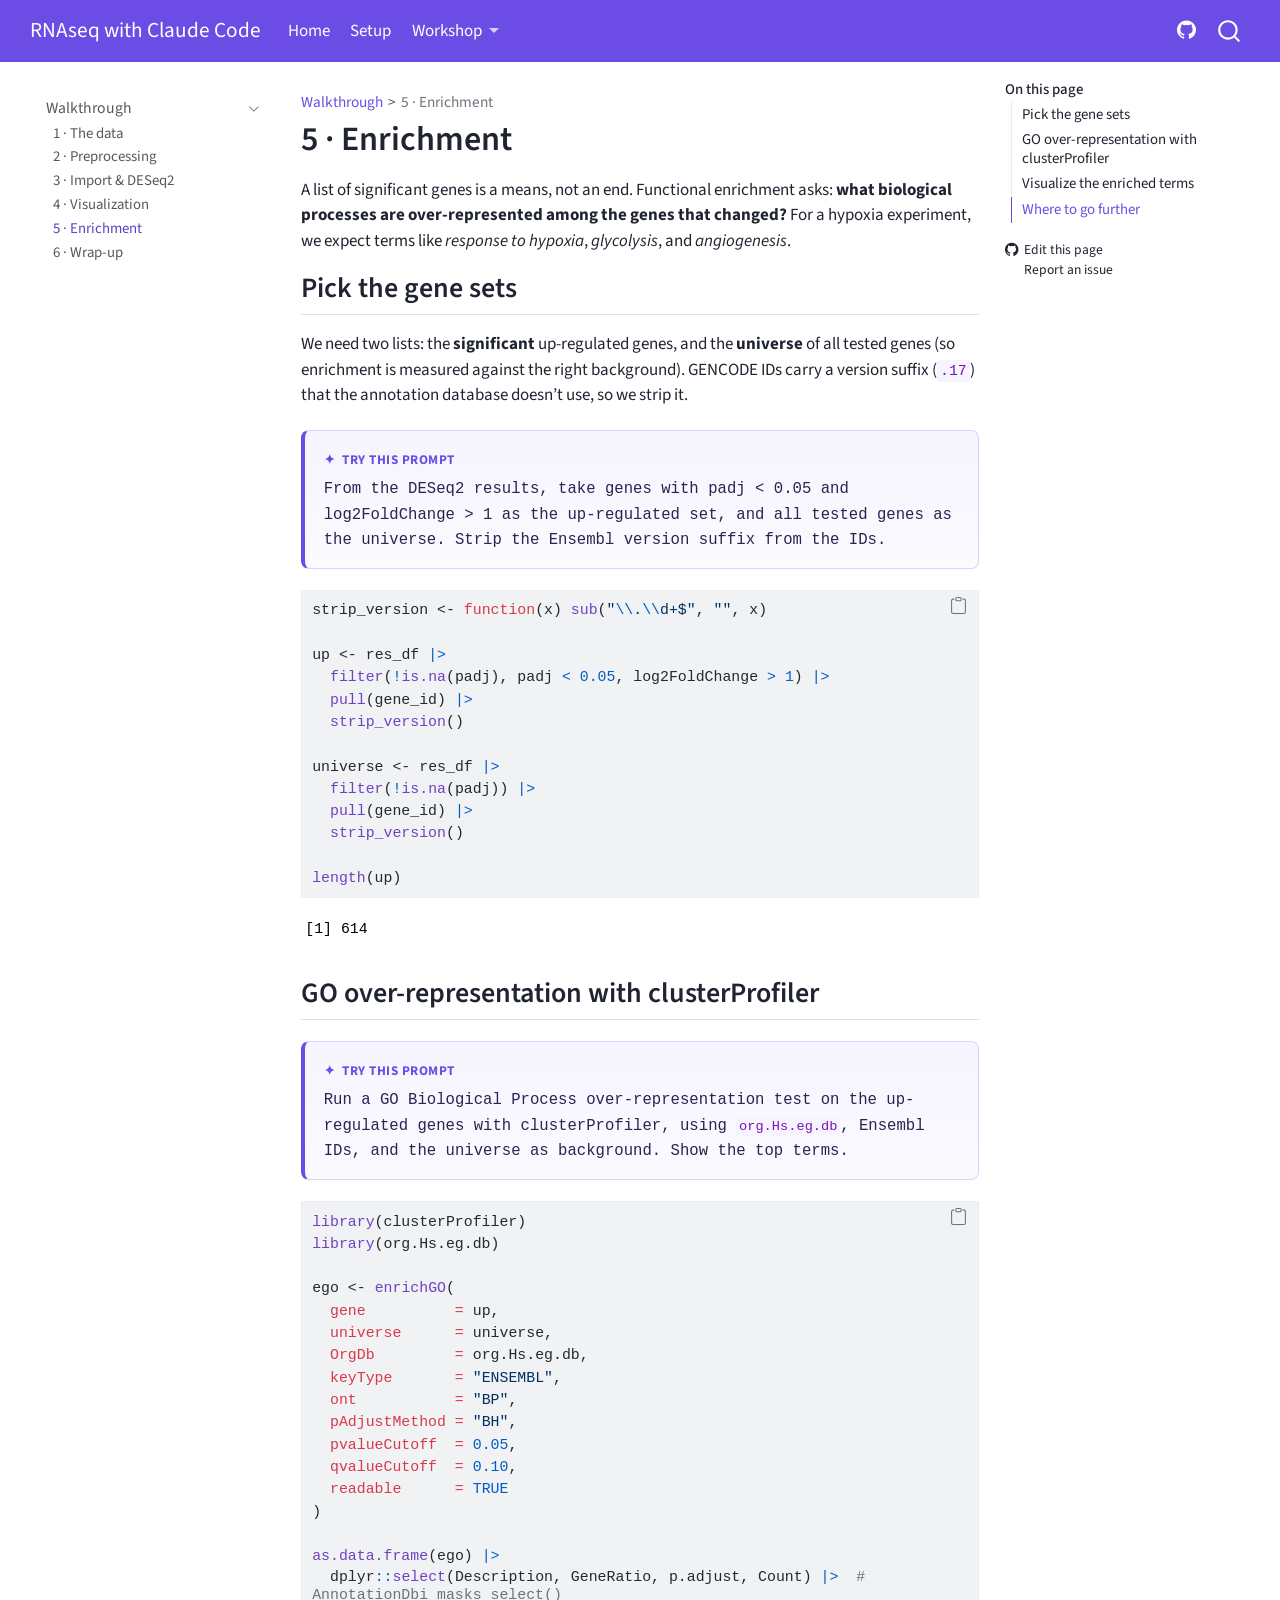
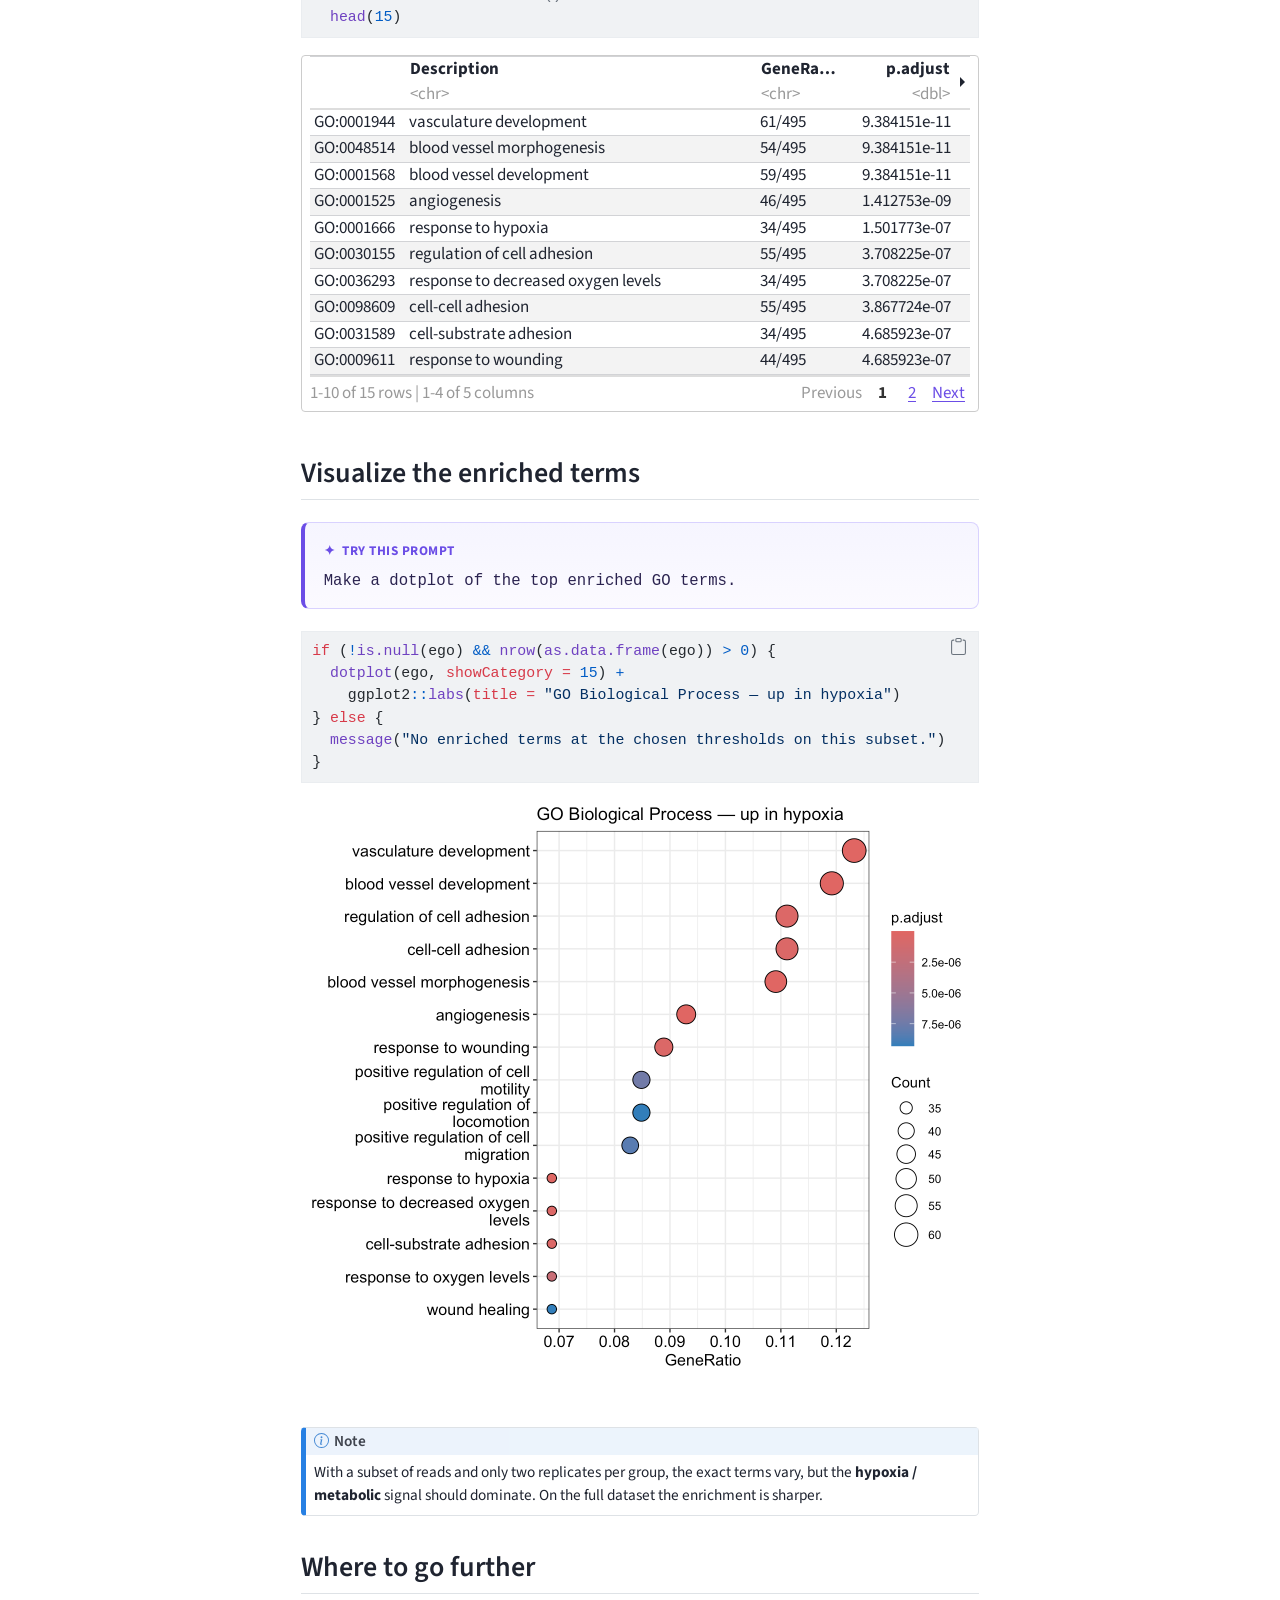
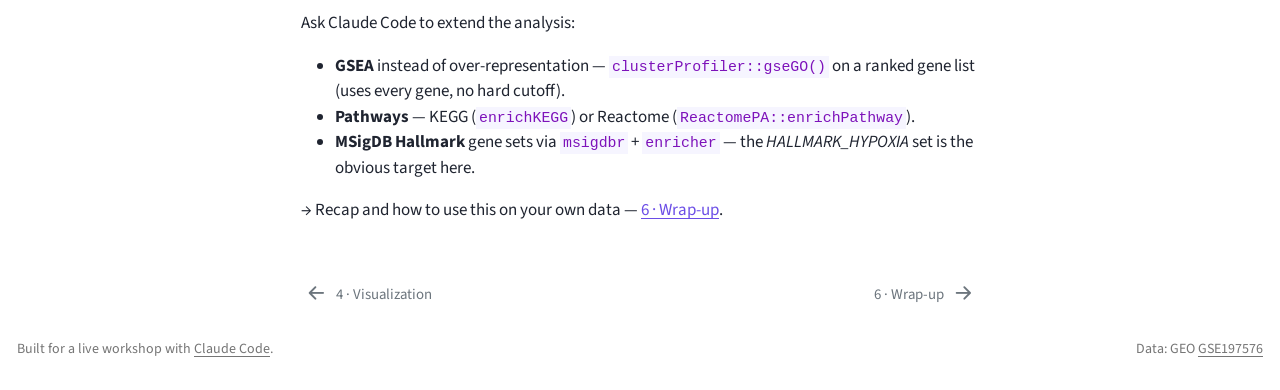
<file: docs/05-enrichment.html>
<!DOCTYPE html>
<html xmlns="http://www.w3.org/1999/xhtml" lang="en" xml:lang="en"><head>

<meta charset="utf-8">
<meta name="generator" content="quarto-1.7.31">

<meta name="viewport" content="width=device-width, initial-scale=1.0, user-scalable=yes">


<title>5 · Enrichment – RNAseq with Claude Code</title>
<style>
code{white-space: pre-wrap;}
span.smallcaps{font-variant: small-caps;}
div.columns{display: flex; gap: min(4vw, 1.5em);}
div.column{flex: auto; overflow-x: auto;}
div.hanging-indent{margin-left: 1.5em; text-indent: -1.5em;}
ul.task-list{list-style: none;}
ul.task-list li input[type="checkbox"] {
  width: 0.8em;
  margin: 0 0.8em 0.2em -1em; /* quarto-specific, see https://github.com/quarto-dev/quarto-cli/issues/4556 */ 
  vertical-align: middle;
}
/* CSS for syntax highlighting */
html { -webkit-text-size-adjust: 100%; }
pre > code.sourceCode { white-space: pre; position: relative; }
pre > code.sourceCode > span { display: inline-block; line-height: 1.25; }
pre > code.sourceCode > span:empty { height: 1.2em; }
.sourceCode { overflow: visible; }
code.sourceCode > span { color: inherit; text-decoration: inherit; }
div.sourceCode { margin: 1em 0; }
pre.sourceCode { margin: 0; }
@media screen {
div.sourceCode { overflow: auto; }
}
@media print {
pre > code.sourceCode { white-space: pre-wrap; }
pre > code.sourceCode > span { text-indent: -5em; padding-left: 5em; }
}
pre.numberSource code
  { counter-reset: source-line 0; }
pre.numberSource code > span
  { position: relative; left: -4em; counter-increment: source-line; }
pre.numberSource code > span > a:first-child::before
  { content: counter(source-line);
    position: relative; left: -1em; text-align: right; vertical-align: baseline;
    border: none; display: inline-block;
    -webkit-touch-callout: none; -webkit-user-select: none;
    -khtml-user-select: none; -moz-user-select: none;
    -ms-user-select: none; user-select: none;
    padding: 0 4px; width: 4em;
  }
pre.numberSource { margin-left: 3em;  padding-left: 4px; }
div.sourceCode
  {   }
@media screen {
pre > code.sourceCode > span > a:first-child::before { text-decoration: underline; }
}
</style>


<script src="site_libs/quarto-nav/quarto-nav.js"></script>
<script src="site_libs/quarto-nav/headroom.min.js"></script>
<script src="site_libs/clipboard/clipboard.min.js"></script>
<script src="site_libs/quarto-search/autocomplete.umd.js"></script>
<script src="site_libs/quarto-search/fuse.min.js"></script>
<script src="site_libs/quarto-search/quarto-search.js"></script>
<meta name="quarto:offset" content="./">
<link href="./06-wrap-up.html" rel="next">
<link href="./04-visualization.html" rel="prev">
<script src="site_libs/quarto-html/quarto.js" type="module"></script>
<script src="site_libs/quarto-html/tabsets/tabsets.js" type="module"></script>
<script src="site_libs/quarto-html/popper.min.js"></script>
<script src="site_libs/quarto-html/tippy.umd.min.js"></script>
<script src="site_libs/quarto-html/anchor.min.js"></script>
<link href="site_libs/quarto-html/tippy.css" rel="stylesheet">
<link href="site_libs/quarto-html/quarto-syntax-highlighting-4a990d8dcb58f517c7c86712b8f2ac7c.css" rel="stylesheet" id="quarto-text-highlighting-styles">
<script src="site_libs/bootstrap/bootstrap.min.js"></script>
<link href="site_libs/bootstrap/bootstrap-icons.css" rel="stylesheet">
<link href="site_libs/bootstrap/bootstrap-62e6471166560a7707f5a786896205da.min.css" rel="stylesheet" append-hash="true" id="quarto-bootstrap" data-mode="light">
<script id="quarto-search-options" type="application/json">{
  "location": "navbar",
  "copy-button": false,
  "collapse-after": 3,
  "panel-placement": "end",
  "type": "overlay",
  "limit": 50,
  "keyboard-shortcut": [
    "f",
    "/",
    "s"
  ],
  "show-item-context": false,
  "language": {
    "search-no-results-text": "No results",
    "search-matching-documents-text": "matching documents",
    "search-copy-link-title": "Copy link to search",
    "search-hide-matches-text": "Hide additional matches",
    "search-more-match-text": "more match in this document",
    "search-more-matches-text": "more matches in this document",
    "search-clear-button-title": "Clear",
    "search-text-placeholder": "",
    "search-detached-cancel-button-title": "Cancel",
    "search-submit-button-title": "Submit",
    "search-label": "Search"
  }
}</script>
<link href="site_libs/pagedtable-1.1/css/pagedtable.css" rel="stylesheet">
<script src="site_libs/pagedtable-1.1/js/pagedtable.js"></script>


<link rel="stylesheet" href="styles.css">
</head>

<body class="nav-sidebar floating nav-fixed quarto-light">

<div id="quarto-search-results"></div>
  <header id="quarto-header" class="headroom fixed-top">
    <nav class="navbar navbar-expand-lg " data-bs-theme="dark">
      <div class="navbar-container container-fluid">
      <div class="navbar-brand-container mx-auto">
    <a class="navbar-brand" href="./index.html">
    <span class="navbar-title">RNAseq with Claude Code</span>
    </a>
  </div>
            <div id="quarto-search" class="" title="Search"></div>
          <button class="navbar-toggler" type="button" data-bs-toggle="collapse" data-bs-target="#navbarCollapse" aria-controls="navbarCollapse" role="menu" aria-expanded="false" aria-label="Toggle navigation" onclick="if (window.quartoToggleHeadroom) { window.quartoToggleHeadroom(); }">
  <span class="navbar-toggler-icon"></span>
</button>
          <div class="collapse navbar-collapse" id="navbarCollapse">
            <ul class="navbar-nav navbar-nav-scroll me-auto">
  <li class="nav-item">
    <a class="nav-link" href="./index.html"> 
<span class="menu-text">Home</span></a>
  </li>  
  <li class="nav-item">
    <a class="nav-link" href="./setup.html"> 
<span class="menu-text">Setup</span></a>
  </li>  
  <li class="nav-item dropdown ">
    <a class="nav-link dropdown-toggle" href="#" id="nav-menu-workshop" role="link" data-bs-toggle="dropdown" aria-expanded="false">
 <span class="menu-text">Workshop</span>
    </a>
    <ul class="dropdown-menu" aria-labelledby="nav-menu-workshop">    
        <li class="dropdown-header">Walkthrough</li>
        <li>
    <a class="dropdown-item" href="./01-the-data.html">
 <span class="dropdown-text">1 · The data</span></a>
  </li>  
        <li>
    <a class="dropdown-item" href="./02-preprocessing.html">
 <span class="dropdown-text">2 · Preprocessing</span></a>
  </li>  
        <li>
    <a class="dropdown-item" href="./03-import-deseq2.html">
 <span class="dropdown-text">3 · Import &amp; DESeq2</span></a>
  </li>  
        <li>
    <a class="dropdown-item" href="./04-visualization.html">
 <span class="dropdown-text">4 · Visualization</span></a>
  </li>  
        <li>
    <a class="dropdown-item" href="./05-enrichment.html">
 <span class="dropdown-text">5 · Enrichment</span></a>
  </li>  
        <li>
    <a class="dropdown-item" href="./06-wrap-up.html">
 <span class="dropdown-text">6 · Wrap-up</span></a>
  </li>  
    </ul>
  </li>
</ul>
            <ul class="navbar-nav navbar-nav-scroll ms-auto">
  <li class="nav-item compact">
    <a class="nav-link" href="https://github.com/crazyhottommy/claude_code_RNAseq_workshop"> <i class="bi bi-github" role="img">
</i> 
<span class="menu-text"></span></a>
  </li>  
</ul>
          </div> <!-- /navcollapse -->
            <div class="quarto-navbar-tools">
</div>
      </div> <!-- /container-fluid -->
    </nav>
  <nav class="quarto-secondary-nav">
    <div class="container-fluid d-flex">
      <button type="button" class="quarto-btn-toggle btn" data-bs-toggle="collapse" role="button" data-bs-target=".quarto-sidebar-collapse-item" aria-controls="quarto-sidebar" aria-expanded="false" aria-label="Toggle sidebar navigation" onclick="if (window.quartoToggleHeadroom) { window.quartoToggleHeadroom(); }">
        <i class="bi bi-layout-text-sidebar-reverse"></i>
      </button>
        <nav class="quarto-page-breadcrumbs" aria-label="breadcrumb"><ol class="breadcrumb"><li class="breadcrumb-item"><a href="./01-the-data.html">Walkthrough</a></li><li class="breadcrumb-item"><a href="./05-enrichment.html">5 · Enrichment</a></li></ol></nav>
        <a class="flex-grow-1" role="navigation" data-bs-toggle="collapse" data-bs-target=".quarto-sidebar-collapse-item" aria-controls="quarto-sidebar" aria-expanded="false" aria-label="Toggle sidebar navigation" onclick="if (window.quartoToggleHeadroom) { window.quartoToggleHeadroom(); }">      
        </a>
    </div>
  </nav>
</header>
<!-- content -->
<div id="quarto-content" class="quarto-container page-columns page-rows-contents page-layout-article page-navbar">
<!-- sidebar -->
  <nav id="quarto-sidebar" class="sidebar collapse collapse-horizontal quarto-sidebar-collapse-item sidebar-navigation floating overflow-auto">
    <div class="sidebar-menu-container"> 
    <ul class="list-unstyled mt-1">
        <li class="sidebar-item sidebar-item-section">
      <div class="sidebar-item-container"> 
            <a class="sidebar-item-text sidebar-link text-start" data-bs-toggle="collapse" data-bs-target="#quarto-sidebar-section-1" role="navigation" aria-expanded="true">
 <span class="menu-text">Walkthrough</span></a>
          <a class="sidebar-item-toggle text-start" data-bs-toggle="collapse" data-bs-target="#quarto-sidebar-section-1" role="navigation" aria-expanded="true" aria-label="Toggle section">
            <i class="bi bi-chevron-right ms-2"></i>
          </a> 
      </div>
      <ul id="quarto-sidebar-section-1" class="collapse list-unstyled sidebar-section depth1 show">  
          <li class="sidebar-item">
  <div class="sidebar-item-container"> 
  <a href="./01-the-data.html" class="sidebar-item-text sidebar-link">
 <span class="menu-text">1 · The data</span></a>
  </div>
</li>
          <li class="sidebar-item">
  <div class="sidebar-item-container"> 
  <a href="./02-preprocessing.html" class="sidebar-item-text sidebar-link">
 <span class="menu-text">2 · Preprocessing</span></a>
  </div>
</li>
          <li class="sidebar-item">
  <div class="sidebar-item-container"> 
  <a href="./03-import-deseq2.html" class="sidebar-item-text sidebar-link">
 <span class="menu-text">3 · Import &amp; DESeq2</span></a>
  </div>
</li>
          <li class="sidebar-item">
  <div class="sidebar-item-container"> 
  <a href="./04-visualization.html" class="sidebar-item-text sidebar-link">
 <span class="menu-text">4 · Visualization</span></a>
  </div>
</li>
          <li class="sidebar-item">
  <div class="sidebar-item-container"> 
  <a href="./05-enrichment.html" class="sidebar-item-text sidebar-link active">
 <span class="menu-text">5 · Enrichment</span></a>
  </div>
</li>
          <li class="sidebar-item">
  <div class="sidebar-item-container"> 
  <a href="./06-wrap-up.html" class="sidebar-item-text sidebar-link">
 <span class="menu-text">6 · Wrap-up</span></a>
  </div>
</li>
      </ul>
  </li>
    </ul>
    </div>
</nav>
<div id="quarto-sidebar-glass" class="quarto-sidebar-collapse-item" data-bs-toggle="collapse" data-bs-target=".quarto-sidebar-collapse-item"></div>
<!-- margin-sidebar -->
    <div id="quarto-margin-sidebar" class="sidebar margin-sidebar">
        <nav id="TOC" role="doc-toc" class="toc-active">
    <h2 id="toc-title">On this page</h2>
   
  <ul>
  <li><a href="#pick-the-gene-sets" id="toc-pick-the-gene-sets" class="nav-link active" data-scroll-target="#pick-the-gene-sets">Pick the gene sets</a></li>
  <li><a href="#go-over-representation-with-clusterprofiler" id="toc-go-over-representation-with-clusterprofiler" class="nav-link" data-scroll-target="#go-over-representation-with-clusterprofiler">GO over-representation with clusterProfiler</a></li>
  <li><a href="#visualize-the-enriched-terms" id="toc-visualize-the-enriched-terms" class="nav-link" data-scroll-target="#visualize-the-enriched-terms">Visualize the enriched terms</a></li>
  <li><a href="#where-to-go-further" id="toc-where-to-go-further" class="nav-link" data-scroll-target="#where-to-go-further">Where to go further</a></li>
  </ul>
<div class="toc-actions"><ul><li><a href="https://github.com/crazyhottommy/claude_code_RNAseq_workshop/edit/main/05-enrichment.qmd" class="toc-action"><i class="bi bi-github"></i>Edit this page</a></li><li><a href="https://github.com/crazyhottommy/claude_code_RNAseq_workshop/issues/new" class="toc-action"><i class="bi empty"></i>Report an issue</a></li></ul></div></nav>
    </div>
<!-- main -->
<main class="content" id="quarto-document-content">

<header id="title-block-header" class="quarto-title-block default"><nav class="quarto-page-breadcrumbs quarto-title-breadcrumbs d-none d-lg-block" aria-label="breadcrumb"><ol class="breadcrumb"><li class="breadcrumb-item"><a href="./01-the-data.html">Walkthrough</a></li><li class="breadcrumb-item"><a href="./05-enrichment.html">5 · Enrichment</a></li></ol></nav>
<div class="quarto-title">
<h1 class="title">5 · Enrichment</h1>
</div>



<div class="quarto-title-meta">

    
  
    
  </div>
  


</header>


<p>A list of significant genes is a means, not an end. Functional enrichment asks: <strong>what biological processes are over-represented among the genes that changed?</strong> For a hypoxia experiment, we expect terms like <em>response to hypoxia</em>, <em>glycolysis</em>, and <em>angiogenesis</em>.</p>
<section id="pick-the-gene-sets" class="level2">
<h2 class="anchored" data-anchor-id="pick-the-gene-sets">Pick the gene sets</h2>
<p>We need two lists: the <strong>significant</strong> up-regulated genes, and the <strong>universe</strong> of all tested genes (so enrichment is measured against the right background). GENCODE IDs carry a version suffix (<code>.17</code>) that the annotation database doesn’t use, so we strip it.</p>
<div class="claude-prompt">
<p><span class="prompt-label">Try this prompt</span></p>
<p><span class="prompt-text">From the DESeq2 results, take genes with padj &lt; 0.05 and log2FoldChange &gt; 1 as the up-regulated set, and all tested genes as the universe. Strip the Ensembl version suffix from the IDs.</span></p>
</div>
<div class="cell" data-layout-align="center">
<div class="sourceCode cell-code" id="cb1"><pre class="sourceCode r code-with-copy"><code class="sourceCode r"><span id="cb1-1"><a href="#cb1-1" aria-hidden="true" tabindex="-1"></a>strip_version <span class="ot">&lt;-</span> <span class="cf">function</span>(x) <span class="fu">sub</span>(<span class="st">"</span><span class="sc">\\</span><span class="st">.</span><span class="sc">\\</span><span class="st">d+$"</span>, <span class="st">""</span>, x)</span>
<span id="cb1-2"><a href="#cb1-2" aria-hidden="true" tabindex="-1"></a></span>
<span id="cb1-3"><a href="#cb1-3" aria-hidden="true" tabindex="-1"></a>up <span class="ot">&lt;-</span> res_df <span class="sc">|&gt;</span></span>
<span id="cb1-4"><a href="#cb1-4" aria-hidden="true" tabindex="-1"></a>  <span class="fu">filter</span>(<span class="sc">!</span><span class="fu">is.na</span>(padj), padj <span class="sc">&lt;</span> <span class="fl">0.05</span>, log2FoldChange <span class="sc">&gt;</span> <span class="dv">1</span>) <span class="sc">|&gt;</span></span>
<span id="cb1-5"><a href="#cb1-5" aria-hidden="true" tabindex="-1"></a>  <span class="fu">pull</span>(gene_id) <span class="sc">|&gt;</span></span>
<span id="cb1-6"><a href="#cb1-6" aria-hidden="true" tabindex="-1"></a>  <span class="fu">strip_version</span>()</span>
<span id="cb1-7"><a href="#cb1-7" aria-hidden="true" tabindex="-1"></a></span>
<span id="cb1-8"><a href="#cb1-8" aria-hidden="true" tabindex="-1"></a>universe <span class="ot">&lt;-</span> res_df <span class="sc">|&gt;</span></span>
<span id="cb1-9"><a href="#cb1-9" aria-hidden="true" tabindex="-1"></a>  <span class="fu">filter</span>(<span class="sc">!</span><span class="fu">is.na</span>(padj)) <span class="sc">|&gt;</span></span>
<span id="cb1-10"><a href="#cb1-10" aria-hidden="true" tabindex="-1"></a>  <span class="fu">pull</span>(gene_id) <span class="sc">|&gt;</span></span>
<span id="cb1-11"><a href="#cb1-11" aria-hidden="true" tabindex="-1"></a>  <span class="fu">strip_version</span>()</span>
<span id="cb1-12"><a href="#cb1-12" aria-hidden="true" tabindex="-1"></a></span>
<span id="cb1-13"><a href="#cb1-13" aria-hidden="true" tabindex="-1"></a><span class="fu">length</span>(up)</span></code><button title="Copy to Clipboard" class="code-copy-button"><i class="bi"></i></button></pre></div>
<div class="cell-output cell-output-stdout">
<pre><code>[1] 614</code></pre>
</div>
</div>
</section>
<section id="go-over-representation-with-clusterprofiler" class="level2">
<h2 class="anchored" data-anchor-id="go-over-representation-with-clusterprofiler">GO over-representation with clusterProfiler</h2>
<div class="claude-prompt">
<p><span class="prompt-label">Try this prompt</span></p>
<p><span class="prompt-text">Run a GO Biological Process over-representation test on the up-regulated genes with clusterProfiler, using <code>org.Hs.eg.db</code>, Ensembl IDs, and the universe as background. Show the top terms.</span></p>
</div>
<div class="cell" data-layout-align="center">
<div class="sourceCode cell-code" id="cb3"><pre class="sourceCode r code-with-copy"><code class="sourceCode r"><span id="cb3-1"><a href="#cb3-1" aria-hidden="true" tabindex="-1"></a><span class="fu">library</span>(clusterProfiler)</span>
<span id="cb3-2"><a href="#cb3-2" aria-hidden="true" tabindex="-1"></a><span class="fu">library</span>(org.Hs.eg.db)</span>
<span id="cb3-3"><a href="#cb3-3" aria-hidden="true" tabindex="-1"></a></span>
<span id="cb3-4"><a href="#cb3-4" aria-hidden="true" tabindex="-1"></a>ego <span class="ot">&lt;-</span> <span class="fu">enrichGO</span>(</span>
<span id="cb3-5"><a href="#cb3-5" aria-hidden="true" tabindex="-1"></a>  <span class="at">gene          =</span> up,</span>
<span id="cb3-6"><a href="#cb3-6" aria-hidden="true" tabindex="-1"></a>  <span class="at">universe      =</span> universe,</span>
<span id="cb3-7"><a href="#cb3-7" aria-hidden="true" tabindex="-1"></a>  <span class="at">OrgDb         =</span> org.Hs.eg.db,</span>
<span id="cb3-8"><a href="#cb3-8" aria-hidden="true" tabindex="-1"></a>  <span class="at">keyType       =</span> <span class="st">"ENSEMBL"</span>,</span>
<span id="cb3-9"><a href="#cb3-9" aria-hidden="true" tabindex="-1"></a>  <span class="at">ont           =</span> <span class="st">"BP"</span>,</span>
<span id="cb3-10"><a href="#cb3-10" aria-hidden="true" tabindex="-1"></a>  <span class="at">pAdjustMethod =</span> <span class="st">"BH"</span>,</span>
<span id="cb3-11"><a href="#cb3-11" aria-hidden="true" tabindex="-1"></a>  <span class="at">pvalueCutoff  =</span> <span class="fl">0.05</span>,</span>
<span id="cb3-12"><a href="#cb3-12" aria-hidden="true" tabindex="-1"></a>  <span class="at">qvalueCutoff  =</span> <span class="fl">0.10</span>,</span>
<span id="cb3-13"><a href="#cb3-13" aria-hidden="true" tabindex="-1"></a>  <span class="at">readable      =</span> <span class="cn">TRUE</span></span>
<span id="cb3-14"><a href="#cb3-14" aria-hidden="true" tabindex="-1"></a>)</span>
<span id="cb3-15"><a href="#cb3-15" aria-hidden="true" tabindex="-1"></a></span>
<span id="cb3-16"><a href="#cb3-16" aria-hidden="true" tabindex="-1"></a><span class="fu">as.data.frame</span>(ego) <span class="sc">|&gt;</span></span>
<span id="cb3-17"><a href="#cb3-17" aria-hidden="true" tabindex="-1"></a>  dplyr<span class="sc">::</span><span class="fu">select</span>(Description, GeneRatio, p.adjust, Count) <span class="sc">|&gt;</span>  <span class="co"># AnnotationDbi masks select()</span></span>
<span id="cb3-18"><a href="#cb3-18" aria-hidden="true" tabindex="-1"></a>  <span class="fu">head</span>(<span class="dv">15</span>)</span></code><button title="Copy to Clipboard" class="code-copy-button"><i class="bi"></i></button></pre></div>
<div class="cell-output-display">
<div data-pagedtable="false">
  <script data-pagedtable-source="" type="application/json">
{"columns":[{"label":[""],"name":["_rn_"],"type":[""],"align":["left"]},{"label":["Description"],"name":[1],"type":["chr"],"align":["left"]},{"label":["GeneRatio"],"name":[2],"type":["chr"],"align":["left"]},{"label":["p.adjust"],"name":[3],"type":["dbl"],"align":["right"]},{"label":["Count"],"name":[4],"type":["int"],"align":["right"]}],"data":[{"1":"vasculature development","2":"61/495","3":"9.384151e-11","4":"61","_rn_":"GO:0001944"},{"1":"blood vessel morphogenesis","2":"54/495","3":"9.384151e-11","4":"54","_rn_":"GO:0048514"},{"1":"blood vessel development","2":"59/495","3":"9.384151e-11","4":"59","_rn_":"GO:0001568"},{"1":"angiogenesis","2":"46/495","3":"1.412753e-09","4":"46","_rn_":"GO:0001525"},{"1":"response to hypoxia","2":"34/495","3":"1.501773e-07","4":"34","_rn_":"GO:0001666"},{"1":"regulation of cell adhesion","2":"55/495","3":"3.708225e-07","4":"55","_rn_":"GO:0030155"},{"1":"response to decreased oxygen levels","2":"34/495","3":"3.708225e-07","4":"34","_rn_":"GO:0036293"},{"1":"cell-cell adhesion","2":"55/495","3":"3.867724e-07","4":"55","_rn_":"GO:0098609"},{"1":"cell-substrate adhesion","2":"34/495","3":"4.685923e-07","4":"34","_rn_":"GO:0031589"},{"1":"response to wounding","2":"44/495","3":"4.685923e-07","4":"44","_rn_":"GO:0009611"},{"1":"response to oxygen levels","2":"34/495","3":"2.019956e-06","4":"34","_rn_":"GO:0070482"},{"1":"positive regulation of cell motility","2":"42/495","3":"7.349118e-06","4":"42","_rn_":"GO:2000147"},{"1":"positive regulation of cell migration","2":"41/495","3":"8.317211e-06","4":"41","_rn_":"GO:0030335"},{"1":"positive regulation of locomotion","2":"42/495","3":"9.300565e-06","4":"42","_rn_":"GO:0040017"},{"1":"wound healing","2":"34/495","3":"9.300565e-06","4":"34","_rn_":"GO:0042060"}],"options":{"columns":{"min":{},"max":[10]},"rows":{"min":[10],"max":[10]},"pages":{}}}
  </script>
</div>
</div>
</div>
</section>
<section id="visualize-the-enriched-terms" class="level2">
<h2 class="anchored" data-anchor-id="visualize-the-enriched-terms">Visualize the enriched terms</h2>
<div class="claude-prompt">
<p><span class="prompt-label">Try this prompt</span></p>
<p><span class="prompt-text">Make a dotplot of the top enriched GO terms.</span></p>
</div>
<div class="cell" data-layout-align="center">
<div class="sourceCode cell-code" id="cb4"><pre class="sourceCode r code-with-copy"><code class="sourceCode r"><span id="cb4-1"><a href="#cb4-1" aria-hidden="true" tabindex="-1"></a><span class="cf">if</span> (<span class="sc">!</span><span class="fu">is.null</span>(ego) <span class="sc">&amp;&amp;</span> <span class="fu">nrow</span>(<span class="fu">as.data.frame</span>(ego)) <span class="sc">&gt;</span> <span class="dv">0</span>) {</span>
<span id="cb4-2"><a href="#cb4-2" aria-hidden="true" tabindex="-1"></a>  <span class="fu">dotplot</span>(ego, <span class="at">showCategory =</span> <span class="dv">15</span>) <span class="sc">+</span></span>
<span id="cb4-3"><a href="#cb4-3" aria-hidden="true" tabindex="-1"></a>    ggplot2<span class="sc">::</span><span class="fu">labs</span>(<span class="at">title =</span> <span class="st">"GO Biological Process — up in hypoxia"</span>)</span>
<span id="cb4-4"><a href="#cb4-4" aria-hidden="true" tabindex="-1"></a>} <span class="cf">else</span> {</span>
<span id="cb4-5"><a href="#cb4-5" aria-hidden="true" tabindex="-1"></a>  <span class="fu">message</span>(<span class="st">"No enriched terms at the chosen thresholds on this subset."</span>)</span>
<span id="cb4-6"><a href="#cb4-6" aria-hidden="true" tabindex="-1"></a>}</span></code><button title="Copy to Clipboard" class="code-copy-button"><i class="bi"></i></button></pre></div>
<div class="cell-output-display">
<div class="quarto-figure quarto-figure-center">
<figure class="figure">
<p><img src="05-enrichment_files/figure-html/dotplot-1.png" class="img-fluid quarto-figure quarto-figure-center figure-img" width="672"></p>
</figure>
</div>
</div>
</div>
<div class="callout callout-style-default callout-note callout-titled">
<div class="callout-header d-flex align-content-center">
<div class="callout-icon-container">
<i class="callout-icon"></i>
</div>
<div class="callout-title-container flex-fill">
Note
</div>
</div>
<div class="callout-body-container callout-body">
<p>With a subset of reads and only two replicates per group, the exact terms vary, but the <strong>hypoxia / metabolic</strong> signal should dominate. On the full dataset the enrichment is sharper.</p>
</div>
</div>
</section>
<section id="where-to-go-further" class="level2">
<h2 class="anchored" data-anchor-id="where-to-go-further">Where to go further</h2>
<p>Ask Claude Code to extend the analysis:</p>
<ul>
<li><strong>GSEA</strong> instead of over-representation — <code>clusterProfiler::gseGO()</code> on a ranked gene list (uses every gene, no hard cutoff).</li>
<li><strong>Pathways</strong> — KEGG (<code>enrichKEGG</code>) or Reactome (<code>ReactomePA::enrichPathway</code>).</li>
<li><strong>MSigDB Hallmark</strong> gene sets via <code>msigdbr</code> + <code>enricher</code> — the <em>HALLMARK_HYPOXIA</em> set is the obvious target here.</li>
</ul>
<p>→ Recap and how to use this on your own data — <strong><a href="./06-wrap-up.html">6 · Wrap-up</a></strong>.</p>


</section>

<a onclick="window.scrollTo(0, 0); return false;" role="button" id="quarto-back-to-top"><i class="bi bi-arrow-up"></i> Back to top</a></main> <!-- /main -->
<script id="quarto-html-after-body" type="application/javascript">
  window.document.addEventListener("DOMContentLoaded", function (event) {
    const icon = "";
    const anchorJS = new window.AnchorJS();
    anchorJS.options = {
      placement: 'right',
      icon: icon
    };
    anchorJS.add('.anchored');
    const isCodeAnnotation = (el) => {
      for (const clz of el.classList) {
        if (clz.startsWith('code-annotation-')) {                     
          return true;
        }
      }
      return false;
    }
    const onCopySuccess = function(e) {
      // button target
      const button = e.trigger;
      // don't keep focus
      button.blur();
      // flash "checked"
      button.classList.add('code-copy-button-checked');
      var currentTitle = button.getAttribute("title");
      button.setAttribute("title", "Copied!");
      let tooltip;
      if (window.bootstrap) {
        button.setAttribute("data-bs-toggle", "tooltip");
        button.setAttribute("data-bs-placement", "left");
        button.setAttribute("data-bs-title", "Copied!");
        tooltip = new bootstrap.Tooltip(button, 
          { trigger: "manual", 
            customClass: "code-copy-button-tooltip",
            offset: [0, -8]});
        tooltip.show();    
      }
      setTimeout(function() {
        if (tooltip) {
          tooltip.hide();
          button.removeAttribute("data-bs-title");
          button.removeAttribute("data-bs-toggle");
          button.removeAttribute("data-bs-placement");
        }
        button.setAttribute("title", currentTitle);
        button.classList.remove('code-copy-button-checked');
      }, 1000);
      // clear code selection
      e.clearSelection();
    }
    const getTextToCopy = function(trigger) {
        const codeEl = trigger.previousElementSibling.cloneNode(true);
        for (const childEl of codeEl.children) {
          if (isCodeAnnotation(childEl)) {
            childEl.remove();
          }
        }
        return codeEl.innerText;
    }
    const clipboard = new window.ClipboardJS('.code-copy-button:not([data-in-quarto-modal])', {
      text: getTextToCopy
    });
    clipboard.on('success', onCopySuccess);
    if (window.document.getElementById('quarto-embedded-source-code-modal')) {
      const clipboardModal = new window.ClipboardJS('.code-copy-button[data-in-quarto-modal]', {
        text: getTextToCopy,
        container: window.document.getElementById('quarto-embedded-source-code-modal')
      });
      clipboardModal.on('success', onCopySuccess);
    }
      var localhostRegex = new RegExp(/^(?:http|https):\/\/localhost\:?[0-9]*\//);
      var mailtoRegex = new RegExp(/^mailto:/);
        var filterRegex = new RegExp("https:\/\/crazyhottommy\.github\.io\/claude_code_RNAseq_workshop\/");
      var isInternal = (href) => {
          return filterRegex.test(href) || localhostRegex.test(href) || mailtoRegex.test(href);
      }
      // Inspect non-navigation links and adorn them if external
     var links = window.document.querySelectorAll('a[href]:not(.nav-link):not(.navbar-brand):not(.toc-action):not(.sidebar-link):not(.sidebar-item-toggle):not(.pagination-link):not(.no-external):not([aria-hidden]):not(.dropdown-item):not(.quarto-navigation-tool):not(.about-link)');
      for (var i=0; i<links.length; i++) {
        const link = links[i];
        if (!isInternal(link.href)) {
          // undo the damage that might have been done by quarto-nav.js in the case of
          // links that we want to consider external
          if (link.dataset.originalHref !== undefined) {
            link.href = link.dataset.originalHref;
          }
        }
      }
    function tippyHover(el, contentFn, onTriggerFn, onUntriggerFn) {
      const config = {
        allowHTML: true,
        maxWidth: 500,
        delay: 100,
        arrow: false,
        appendTo: function(el) {
            return el.parentElement;
        },
        interactive: true,
        interactiveBorder: 10,
        theme: 'quarto',
        placement: 'bottom-start',
      };
      if (contentFn) {
        config.content = contentFn;
      }
      if (onTriggerFn) {
        config.onTrigger = onTriggerFn;
      }
      if (onUntriggerFn) {
        config.onUntrigger = onUntriggerFn;
      }
      window.tippy(el, config); 
    }
    const noterefs = window.document.querySelectorAll('a[role="doc-noteref"]');
    for (var i=0; i<noterefs.length; i++) {
      const ref = noterefs[i];
      tippyHover(ref, function() {
        // use id or data attribute instead here
        let href = ref.getAttribute('data-footnote-href') || ref.getAttribute('href');
        try { href = new URL(href).hash; } catch {}
        const id = href.replace(/^#\/?/, "");
        const note = window.document.getElementById(id);
        if (note) {
          return note.innerHTML;
        } else {
          return "";
        }
      });
    }
    const xrefs = window.document.querySelectorAll('a.quarto-xref');
    const processXRef = (id, note) => {
      // Strip column container classes
      const stripColumnClz = (el) => {
        el.classList.remove("page-full", "page-columns");
        if (el.children) {
          for (const child of el.children) {
            stripColumnClz(child);
          }
        }
      }
      stripColumnClz(note)
      if (id === null || id.startsWith('sec-')) {
        // Special case sections, only their first couple elements
        const container = document.createElement("div");
        if (note.children && note.children.length > 2) {
          container.appendChild(note.children[0].cloneNode(true));
          for (let i = 1; i < note.children.length; i++) {
            const child = note.children[i];
            if (child.tagName === "P" && child.innerText === "") {
              continue;
            } else {
              container.appendChild(child.cloneNode(true));
              break;
            }
          }
          if (window.Quarto?.typesetMath) {
            window.Quarto.typesetMath(container);
          }
          return container.innerHTML
        } else {
          if (window.Quarto?.typesetMath) {
            window.Quarto.typesetMath(note);
          }
          return note.innerHTML;
        }
      } else {
        // Remove any anchor links if they are present
        const anchorLink = note.querySelector('a.anchorjs-link');
        if (anchorLink) {
          anchorLink.remove();
        }
        if (window.Quarto?.typesetMath) {
          window.Quarto.typesetMath(note);
        }
        if (note.classList.contains("callout")) {
          return note.outerHTML;
        } else {
          return note.innerHTML;
        }
      }
    }
    for (var i=0; i<xrefs.length; i++) {
      const xref = xrefs[i];
      tippyHover(xref, undefined, function(instance) {
        instance.disable();
        let url = xref.getAttribute('href');
        let hash = undefined; 
        if (url.startsWith('#')) {
          hash = url;
        } else {
          try { hash = new URL(url).hash; } catch {}
        }
        if (hash) {
          const id = hash.replace(/^#\/?/, "");
          const note = window.document.getElementById(id);
          if (note !== null) {
            try {
              const html = processXRef(id, note.cloneNode(true));
              instance.setContent(html);
            } finally {
              instance.enable();
              instance.show();
            }
          } else {
            // See if we can fetch this
            fetch(url.split('#')[0])
            .then(res => res.text())
            .then(html => {
              const parser = new DOMParser();
              const htmlDoc = parser.parseFromString(html, "text/html");
              const note = htmlDoc.getElementById(id);
              if (note !== null) {
                const html = processXRef(id, note);
                instance.setContent(html);
              } 
            }).finally(() => {
              instance.enable();
              instance.show();
            });
          }
        } else {
          // See if we can fetch a full url (with no hash to target)
          // This is a special case and we should probably do some content thinning / targeting
          fetch(url)
          .then(res => res.text())
          .then(html => {
            const parser = new DOMParser();
            const htmlDoc = parser.parseFromString(html, "text/html");
            const note = htmlDoc.querySelector('main.content');
            if (note !== null) {
              // This should only happen for chapter cross references
              // (since there is no id in the URL)
              // remove the first header
              if (note.children.length > 0 && note.children[0].tagName === "HEADER") {
                note.children[0].remove();
              }
              const html = processXRef(null, note);
              instance.setContent(html);
            } 
          }).finally(() => {
            instance.enable();
            instance.show();
          });
        }
      }, function(instance) {
      });
    }
        let selectedAnnoteEl;
        const selectorForAnnotation = ( cell, annotation) => {
          let cellAttr = 'data-code-cell="' + cell + '"';
          let lineAttr = 'data-code-annotation="' +  annotation + '"';
          const selector = 'span[' + cellAttr + '][' + lineAttr + ']';
          return selector;
        }
        const selectCodeLines = (annoteEl) => {
          const doc = window.document;
          const targetCell = annoteEl.getAttribute("data-target-cell");
          const targetAnnotation = annoteEl.getAttribute("data-target-annotation");
          const annoteSpan = window.document.querySelector(selectorForAnnotation(targetCell, targetAnnotation));
          const lines = annoteSpan.getAttribute("data-code-lines").split(",");
          const lineIds = lines.map((line) => {
            return targetCell + "-" + line;
          })
          let top = null;
          let height = null;
          let parent = null;
          if (lineIds.length > 0) {
              //compute the position of the single el (top and bottom and make a div)
              const el = window.document.getElementById(lineIds[0]);
              top = el.offsetTop;
              height = el.offsetHeight;
              parent = el.parentElement.parentElement;
            if (lineIds.length > 1) {
              const lastEl = window.document.getElementById(lineIds[lineIds.length - 1]);
              const bottom = lastEl.offsetTop + lastEl.offsetHeight;
              height = bottom - top;
            }
            if (top !== null && height !== null && parent !== null) {
              // cook up a div (if necessary) and position it 
              let div = window.document.getElementById("code-annotation-line-highlight");
              if (div === null) {
                div = window.document.createElement("div");
                div.setAttribute("id", "code-annotation-line-highlight");
                div.style.position = 'absolute';
                parent.appendChild(div);
              }
              div.style.top = top - 2 + "px";
              div.style.height = height + 4 + "px";
              div.style.left = 0;
              let gutterDiv = window.document.getElementById("code-annotation-line-highlight-gutter");
              if (gutterDiv === null) {
                gutterDiv = window.document.createElement("div");
                gutterDiv.setAttribute("id", "code-annotation-line-highlight-gutter");
                gutterDiv.style.position = 'absolute';
                const codeCell = window.document.getElementById(targetCell);
                const gutter = codeCell.querySelector('.code-annotation-gutter');
                gutter.appendChild(gutterDiv);
              }
              gutterDiv.style.top = top - 2 + "px";
              gutterDiv.style.height = height + 4 + "px";
            }
            selectedAnnoteEl = annoteEl;
          }
        };
        const unselectCodeLines = () => {
          const elementsIds = ["code-annotation-line-highlight", "code-annotation-line-highlight-gutter"];
          elementsIds.forEach((elId) => {
            const div = window.document.getElementById(elId);
            if (div) {
              div.remove();
            }
          });
          selectedAnnoteEl = undefined;
        };
          // Handle positioning of the toggle
      window.addEventListener(
        "resize",
        throttle(() => {
          elRect = undefined;
          if (selectedAnnoteEl) {
            selectCodeLines(selectedAnnoteEl);
          }
        }, 10)
      );
      function throttle(fn, ms) {
      let throttle = false;
      let timer;
        return (...args) => {
          if(!throttle) { // first call gets through
              fn.apply(this, args);
              throttle = true;
          } else { // all the others get throttled
              if(timer) clearTimeout(timer); // cancel #2
              timer = setTimeout(() => {
                fn.apply(this, args);
                timer = throttle = false;
              }, ms);
          }
        };
      }
        // Attach click handler to the DT
        const annoteDls = window.document.querySelectorAll('dt[data-target-cell]');
        for (const annoteDlNode of annoteDls) {
          annoteDlNode.addEventListener('click', (event) => {
            const clickedEl = event.target;
            if (clickedEl !== selectedAnnoteEl) {
              unselectCodeLines();
              const activeEl = window.document.querySelector('dt[data-target-cell].code-annotation-active');
              if (activeEl) {
                activeEl.classList.remove('code-annotation-active');
              }
              selectCodeLines(clickedEl);
              clickedEl.classList.add('code-annotation-active');
            } else {
              // Unselect the line
              unselectCodeLines();
              clickedEl.classList.remove('code-annotation-active');
            }
          });
        }
    const findCites = (el) => {
      const parentEl = el.parentElement;
      if (parentEl) {
        const cites = parentEl.dataset.cites;
        if (cites) {
          return {
            el,
            cites: cites.split(' ')
          };
        } else {
          return findCites(el.parentElement)
        }
      } else {
        return undefined;
      }
    };
    var bibliorefs = window.document.querySelectorAll('a[role="doc-biblioref"]');
    for (var i=0; i<bibliorefs.length; i++) {
      const ref = bibliorefs[i];
      const citeInfo = findCites(ref);
      if (citeInfo) {
        tippyHover(citeInfo.el, function() {
          var popup = window.document.createElement('div');
          citeInfo.cites.forEach(function(cite) {
            var citeDiv = window.document.createElement('div');
            citeDiv.classList.add('hanging-indent');
            citeDiv.classList.add('csl-entry');
            var biblioDiv = window.document.getElementById('ref-' + cite);
            if (biblioDiv) {
              citeDiv.innerHTML = biblioDiv.innerHTML;
            }
            popup.appendChild(citeDiv);
          });
          return popup.innerHTML;
        });
      }
    }
  });
  </script>
<nav class="page-navigation">
  <div class="nav-page nav-page-previous">
      <a href="./04-visualization.html" class="pagination-link" aria-label="4 · Visualization">
        <i class="bi bi-arrow-left-short"></i> <span class="nav-page-text">4 · Visualization</span>
      </a>          
  </div>
  <div class="nav-page nav-page-next">
      <a href="./06-wrap-up.html" class="pagination-link" aria-label="6 · Wrap-up">
        <span class="nav-page-text">6 · Wrap-up</span> <i class="bi bi-arrow-right-short"></i>
      </a>
  </div>
</nav>
</div> <!-- /content -->
<footer class="footer">
  <div class="nav-footer">
    <div class="nav-footer-left">
<p>Built for a live workshop with <a href="https://claude.com/claude-code">Claude Code</a>.</p>
</div>   
    <div class="nav-footer-center">
      &nbsp;
    <div class="toc-actions d-sm-block d-md-none"><ul><li><a href="https://github.com/crazyhottommy/claude_code_RNAseq_workshop/edit/main/05-enrichment.qmd" class="toc-action"><i class="bi bi-github"></i>Edit this page</a></li><li><a href="https://github.com/crazyhottommy/claude_code_RNAseq_workshop/issues/new" class="toc-action"><i class="bi empty"></i>Report an issue</a></li></ul></div></div>
    <div class="nav-footer-right">
<p>Data: GEO <a href="https://www.ncbi.nlm.nih.gov/geo/query/acc.cgi?acc=GSE197576">GSE197576</a></p>
</div>
  </div>
</footer>




</body></html>
</file>
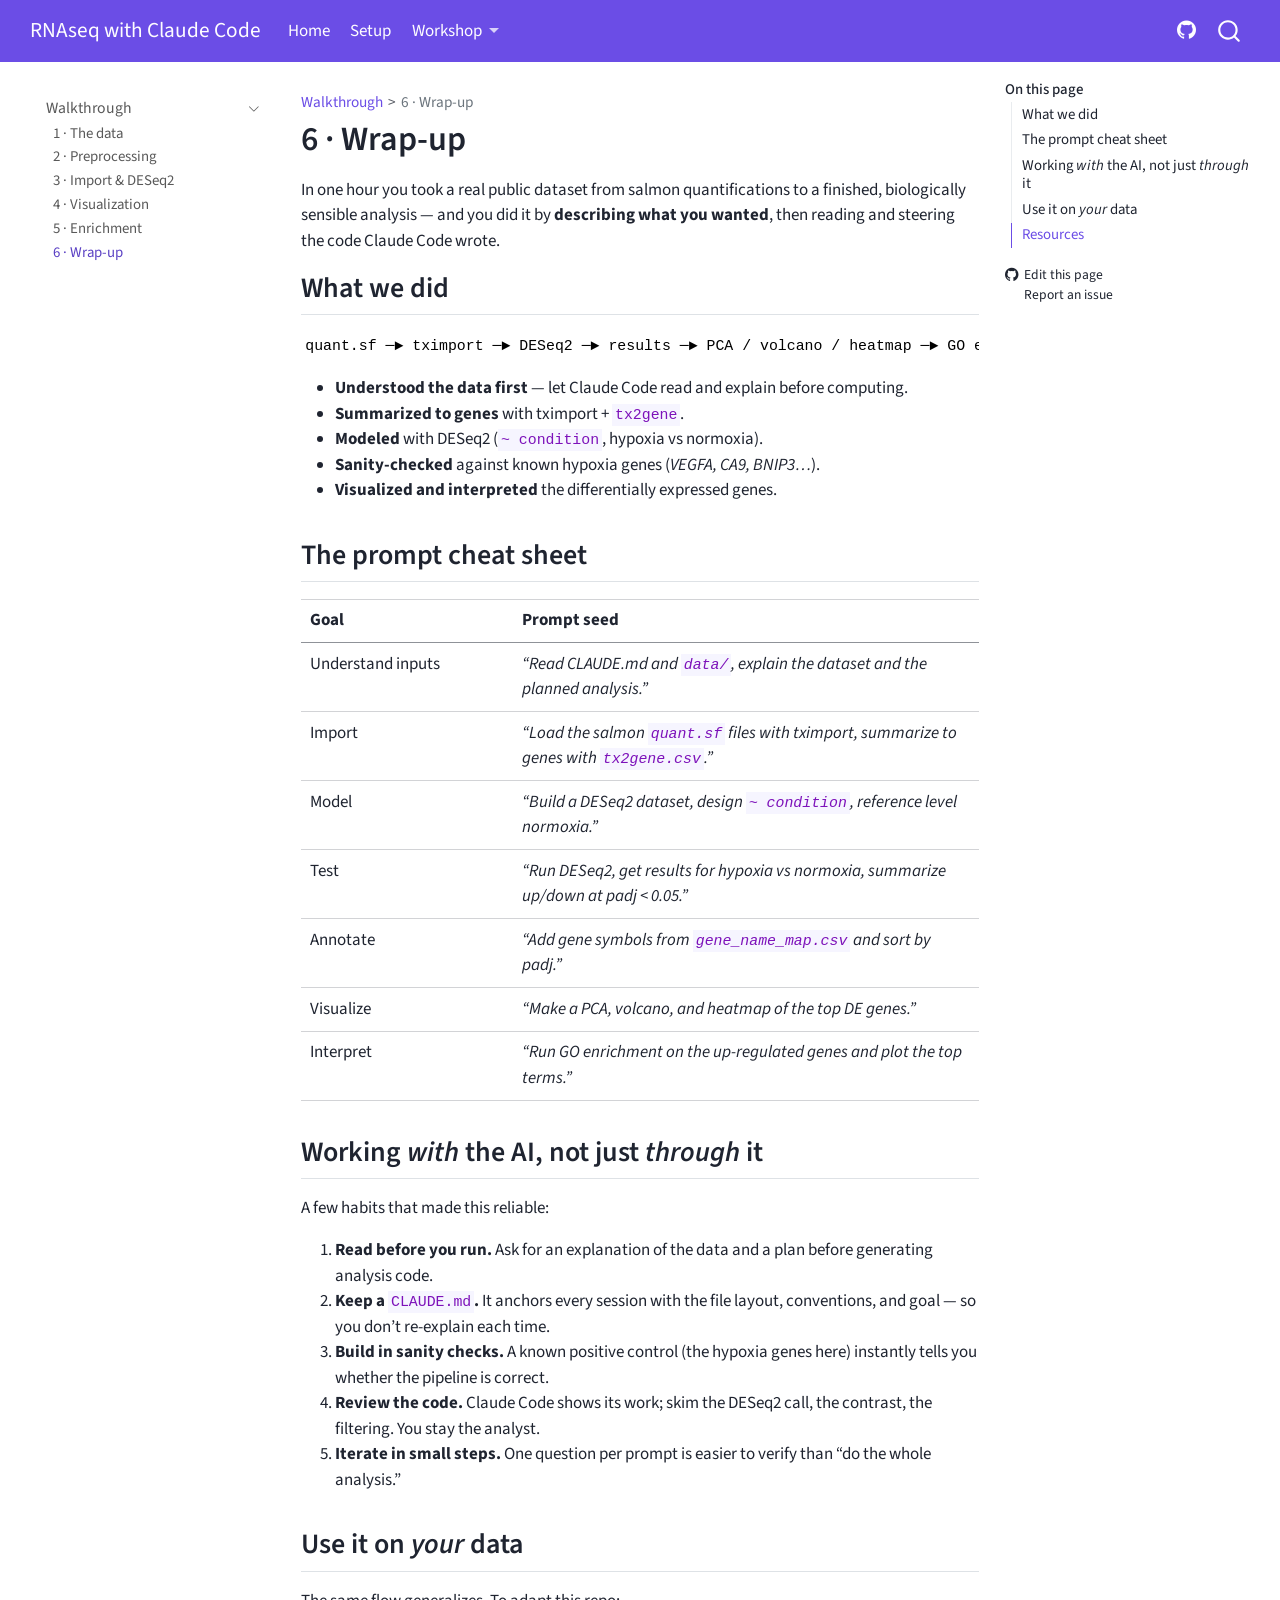
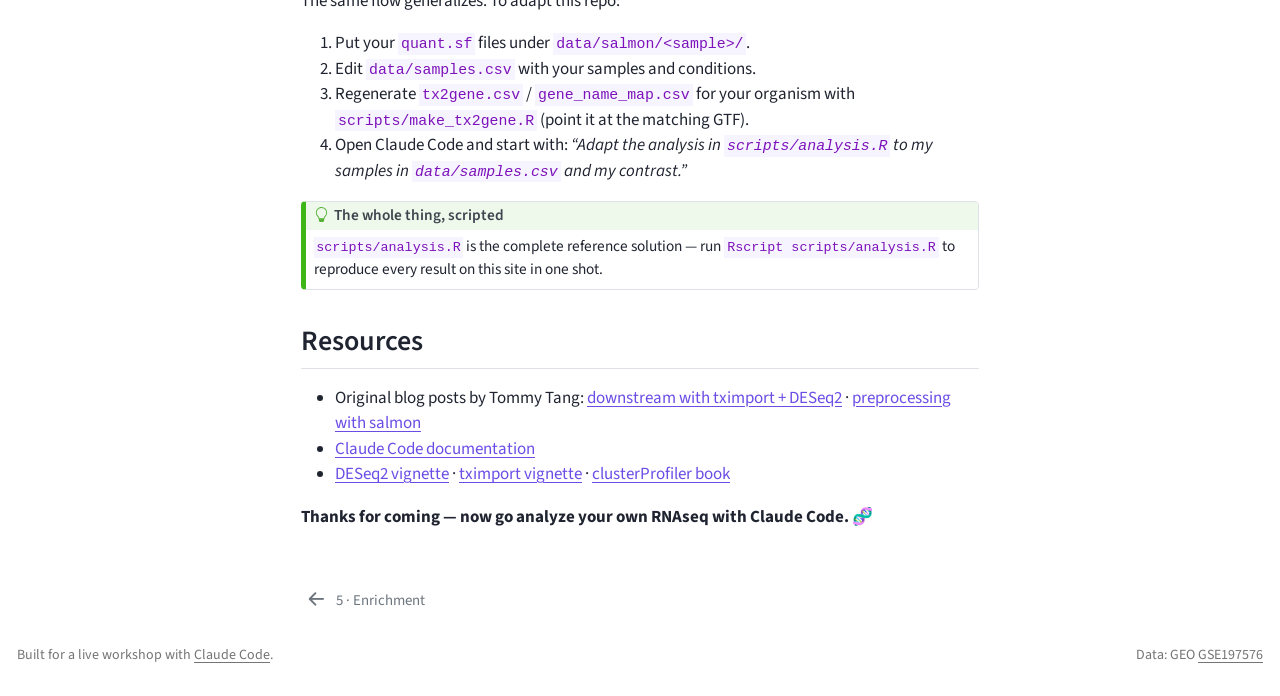
<file: docs/06-wrap-up.html>
<!DOCTYPE html>
<html xmlns="http://www.w3.org/1999/xhtml" lang="en" xml:lang="en"><head>

<meta charset="utf-8">
<meta name="generator" content="quarto-1.7.31">

<meta name="viewport" content="width=device-width, initial-scale=1.0, user-scalable=yes">


<title>6 · Wrap-up – RNAseq with Claude Code</title>
<style>
code{white-space: pre-wrap;}
span.smallcaps{font-variant: small-caps;}
div.columns{display: flex; gap: min(4vw, 1.5em);}
div.column{flex: auto; overflow-x: auto;}
div.hanging-indent{margin-left: 1.5em; text-indent: -1.5em;}
ul.task-list{list-style: none;}
ul.task-list li input[type="checkbox"] {
  width: 0.8em;
  margin: 0 0.8em 0.2em -1em; /* quarto-specific, see https://github.com/quarto-dev/quarto-cli/issues/4556 */ 
  vertical-align: middle;
}
</style>


<script src="site_libs/quarto-nav/quarto-nav.js"></script>
<script src="site_libs/quarto-nav/headroom.min.js"></script>
<script src="site_libs/clipboard/clipboard.min.js"></script>
<script src="site_libs/quarto-search/autocomplete.umd.js"></script>
<script src="site_libs/quarto-search/fuse.min.js"></script>
<script src="site_libs/quarto-search/quarto-search.js"></script>
<meta name="quarto:offset" content="./">
<link href="./05-enrichment.html" rel="prev">
<script src="site_libs/quarto-html/quarto.js" type="module"></script>
<script src="site_libs/quarto-html/tabsets/tabsets.js" type="module"></script>
<script src="site_libs/quarto-html/popper.min.js"></script>
<script src="site_libs/quarto-html/tippy.umd.min.js"></script>
<script src="site_libs/quarto-html/anchor.min.js"></script>
<link href="site_libs/quarto-html/tippy.css" rel="stylesheet">
<link href="site_libs/quarto-html/quarto-syntax-highlighting-4a990d8dcb58f517c7c86712b8f2ac7c.css" rel="stylesheet" id="quarto-text-highlighting-styles">
<script src="site_libs/bootstrap/bootstrap.min.js"></script>
<link href="site_libs/bootstrap/bootstrap-icons.css" rel="stylesheet">
<link href="site_libs/bootstrap/bootstrap-62e6471166560a7707f5a786896205da.min.css" rel="stylesheet" append-hash="true" id="quarto-bootstrap" data-mode="light">
<script id="quarto-search-options" type="application/json">{
  "location": "navbar",
  "copy-button": false,
  "collapse-after": 3,
  "panel-placement": "end",
  "type": "overlay",
  "limit": 50,
  "keyboard-shortcut": [
    "f",
    "/",
    "s"
  ],
  "show-item-context": false,
  "language": {
    "search-no-results-text": "No results",
    "search-matching-documents-text": "matching documents",
    "search-copy-link-title": "Copy link to search",
    "search-hide-matches-text": "Hide additional matches",
    "search-more-match-text": "more match in this document",
    "search-more-matches-text": "more matches in this document",
    "search-clear-button-title": "Clear",
    "search-text-placeholder": "",
    "search-detached-cancel-button-title": "Cancel",
    "search-submit-button-title": "Submit",
    "search-label": "Search"
  }
}</script>


<link rel="stylesheet" href="styles.css">
</head>

<body class="nav-sidebar floating nav-fixed quarto-light">

<div id="quarto-search-results"></div>
  <header id="quarto-header" class="headroom fixed-top">
    <nav class="navbar navbar-expand-lg " data-bs-theme="dark">
      <div class="navbar-container container-fluid">
      <div class="navbar-brand-container mx-auto">
    <a class="navbar-brand" href="./index.html">
    <span class="navbar-title">RNAseq with Claude Code</span>
    </a>
  </div>
            <div id="quarto-search" class="" title="Search"></div>
          <button class="navbar-toggler" type="button" data-bs-toggle="collapse" data-bs-target="#navbarCollapse" aria-controls="navbarCollapse" role="menu" aria-expanded="false" aria-label="Toggle navigation" onclick="if (window.quartoToggleHeadroom) { window.quartoToggleHeadroom(); }">
  <span class="navbar-toggler-icon"></span>
</button>
          <div class="collapse navbar-collapse" id="navbarCollapse">
            <ul class="navbar-nav navbar-nav-scroll me-auto">
  <li class="nav-item">
    <a class="nav-link" href="./index.html"> 
<span class="menu-text">Home</span></a>
  </li>  
  <li class="nav-item">
    <a class="nav-link" href="./setup.html"> 
<span class="menu-text">Setup</span></a>
  </li>  
  <li class="nav-item dropdown ">
    <a class="nav-link dropdown-toggle" href="#" id="nav-menu-workshop" role="link" data-bs-toggle="dropdown" aria-expanded="false">
 <span class="menu-text">Workshop</span>
    </a>
    <ul class="dropdown-menu" aria-labelledby="nav-menu-workshop">    
        <li class="dropdown-header">Walkthrough</li>
        <li>
    <a class="dropdown-item" href="./01-the-data.html">
 <span class="dropdown-text">1 · The data</span></a>
  </li>  
        <li>
    <a class="dropdown-item" href="./02-preprocessing.html">
 <span class="dropdown-text">2 · Preprocessing</span></a>
  </li>  
        <li>
    <a class="dropdown-item" href="./03-import-deseq2.html">
 <span class="dropdown-text">3 · Import &amp; DESeq2</span></a>
  </li>  
        <li>
    <a class="dropdown-item" href="./04-visualization.html">
 <span class="dropdown-text">4 · Visualization</span></a>
  </li>  
        <li>
    <a class="dropdown-item" href="./05-enrichment.html">
 <span class="dropdown-text">5 · Enrichment</span></a>
  </li>  
        <li>
    <a class="dropdown-item" href="./06-wrap-up.html">
 <span class="dropdown-text">6 · Wrap-up</span></a>
  </li>  
    </ul>
  </li>
</ul>
            <ul class="navbar-nav navbar-nav-scroll ms-auto">
  <li class="nav-item compact">
    <a class="nav-link" href="https://github.com/crazyhottommy/claude_code_RNAseq_workshop"> <i class="bi bi-github" role="img">
</i> 
<span class="menu-text"></span></a>
  </li>  
</ul>
          </div> <!-- /navcollapse -->
            <div class="quarto-navbar-tools">
</div>
      </div> <!-- /container-fluid -->
    </nav>
  <nav class="quarto-secondary-nav">
    <div class="container-fluid d-flex">
      <button type="button" class="quarto-btn-toggle btn" data-bs-toggle="collapse" role="button" data-bs-target=".quarto-sidebar-collapse-item" aria-controls="quarto-sidebar" aria-expanded="false" aria-label="Toggle sidebar navigation" onclick="if (window.quartoToggleHeadroom) { window.quartoToggleHeadroom(); }">
        <i class="bi bi-layout-text-sidebar-reverse"></i>
      </button>
        <nav class="quarto-page-breadcrumbs" aria-label="breadcrumb"><ol class="breadcrumb"><li class="breadcrumb-item"><a href="./01-the-data.html">Walkthrough</a></li><li class="breadcrumb-item"><a href="./06-wrap-up.html">6 · Wrap-up</a></li></ol></nav>
        <a class="flex-grow-1" role="navigation" data-bs-toggle="collapse" data-bs-target=".quarto-sidebar-collapse-item" aria-controls="quarto-sidebar" aria-expanded="false" aria-label="Toggle sidebar navigation" onclick="if (window.quartoToggleHeadroom) { window.quartoToggleHeadroom(); }">      
        </a>
    </div>
  </nav>
</header>
<!-- content -->
<div id="quarto-content" class="quarto-container page-columns page-rows-contents page-layout-article page-navbar">
<!-- sidebar -->
  <nav id="quarto-sidebar" class="sidebar collapse collapse-horizontal quarto-sidebar-collapse-item sidebar-navigation floating overflow-auto">
    <div class="sidebar-menu-container"> 
    <ul class="list-unstyled mt-1">
        <li class="sidebar-item sidebar-item-section">
      <div class="sidebar-item-container"> 
            <a class="sidebar-item-text sidebar-link text-start" data-bs-toggle="collapse" data-bs-target="#quarto-sidebar-section-1" role="navigation" aria-expanded="true">
 <span class="menu-text">Walkthrough</span></a>
          <a class="sidebar-item-toggle text-start" data-bs-toggle="collapse" data-bs-target="#quarto-sidebar-section-1" role="navigation" aria-expanded="true" aria-label="Toggle section">
            <i class="bi bi-chevron-right ms-2"></i>
          </a> 
      </div>
      <ul id="quarto-sidebar-section-1" class="collapse list-unstyled sidebar-section depth1 show">  
          <li class="sidebar-item">
  <div class="sidebar-item-container"> 
  <a href="./01-the-data.html" class="sidebar-item-text sidebar-link">
 <span class="menu-text">1 · The data</span></a>
  </div>
</li>
          <li class="sidebar-item">
  <div class="sidebar-item-container"> 
  <a href="./02-preprocessing.html" class="sidebar-item-text sidebar-link">
 <span class="menu-text">2 · Preprocessing</span></a>
  </div>
</li>
          <li class="sidebar-item">
  <div class="sidebar-item-container"> 
  <a href="./03-import-deseq2.html" class="sidebar-item-text sidebar-link">
 <span class="menu-text">3 · Import &amp; DESeq2</span></a>
  </div>
</li>
          <li class="sidebar-item">
  <div class="sidebar-item-container"> 
  <a href="./04-visualization.html" class="sidebar-item-text sidebar-link">
 <span class="menu-text">4 · Visualization</span></a>
  </div>
</li>
          <li class="sidebar-item">
  <div class="sidebar-item-container"> 
  <a href="./05-enrichment.html" class="sidebar-item-text sidebar-link">
 <span class="menu-text">5 · Enrichment</span></a>
  </div>
</li>
          <li class="sidebar-item">
  <div class="sidebar-item-container"> 
  <a href="./06-wrap-up.html" class="sidebar-item-text sidebar-link active">
 <span class="menu-text">6 · Wrap-up</span></a>
  </div>
</li>
      </ul>
  </li>
    </ul>
    </div>
</nav>
<div id="quarto-sidebar-glass" class="quarto-sidebar-collapse-item" data-bs-toggle="collapse" data-bs-target=".quarto-sidebar-collapse-item"></div>
<!-- margin-sidebar -->
    <div id="quarto-margin-sidebar" class="sidebar margin-sidebar">
        <nav id="TOC" role="doc-toc" class="toc-active">
    <h2 id="toc-title">On this page</h2>
   
  <ul>
  <li><a href="#what-we-did" id="toc-what-we-did" class="nav-link active" data-scroll-target="#what-we-did">What we did</a></li>
  <li><a href="#the-prompt-cheat-sheet" id="toc-the-prompt-cheat-sheet" class="nav-link" data-scroll-target="#the-prompt-cheat-sheet">The prompt cheat sheet</a></li>
  <li><a href="#working-with-the-ai-not-just-through-it" id="toc-working-with-the-ai-not-just-through-it" class="nav-link" data-scroll-target="#working-with-the-ai-not-just-through-it">Working <em>with</em> the AI, not just <em>through</em> it</a></li>
  <li><a href="#use-it-on-your-data" id="toc-use-it-on-your-data" class="nav-link" data-scroll-target="#use-it-on-your-data">Use it on <em>your</em> data</a></li>
  <li><a href="#resources" id="toc-resources" class="nav-link" data-scroll-target="#resources">Resources</a></li>
  </ul>
<div class="toc-actions"><ul><li><a href="https://github.com/crazyhottommy/claude_code_RNAseq_workshop/edit/main/06-wrap-up.qmd" class="toc-action"><i class="bi bi-github"></i>Edit this page</a></li><li><a href="https://github.com/crazyhottommy/claude_code_RNAseq_workshop/issues/new" class="toc-action"><i class="bi empty"></i>Report an issue</a></li></ul></div></nav>
    </div>
<!-- main -->
<main class="content" id="quarto-document-content">

<header id="title-block-header" class="quarto-title-block default"><nav class="quarto-page-breadcrumbs quarto-title-breadcrumbs d-none d-lg-block" aria-label="breadcrumb"><ol class="breadcrumb"><li class="breadcrumb-item"><a href="./01-the-data.html">Walkthrough</a></li><li class="breadcrumb-item"><a href="./06-wrap-up.html">6 · Wrap-up</a></li></ol></nav>
<div class="quarto-title">
<h1 class="title">6 · Wrap-up</h1>
</div>



<div class="quarto-title-meta">

    
  
    
  </div>
  


</header>


<p>In one hour you took a real public dataset from salmon quantifications to a finished, biologically sensible analysis — and you did it by <strong>describing what you wanted</strong>, then reading and steering the code Claude Code wrote.</p>
<section id="what-we-did" class="level2">
<h2 class="anchored" data-anchor-id="what-we-did">What we did</h2>
<pre><code>quant.sf ─► tximport ─► DESeq2 ─► results ─► PCA / volcano / heatmap ─► GO enrichment</code></pre>
<ul>
<li><strong>Understood the data first</strong> — let Claude Code read and explain before computing.</li>
<li><strong>Summarized to genes</strong> with tximport + <code>tx2gene</code>.</li>
<li><strong>Modeled</strong> with DESeq2 (<code>~ condition</code>, hypoxia vs normoxia).</li>
<li><strong>Sanity-checked</strong> against known hypoxia genes (<em>VEGFA, CA9, BNIP3…</em>).</li>
<li><strong>Visualized and interpreted</strong> the differentially expressed genes.</li>
</ul>
</section>
<section id="the-prompt-cheat-sheet" class="level2">
<h2 class="anchored" data-anchor-id="the-prompt-cheat-sheet">The prompt cheat sheet</h2>
<table class="caption-top table">
<colgroup>
<col style="width: 31%">
<col style="width: 68%">
</colgroup>
<thead>
<tr class="header">
<th>Goal</th>
<th>Prompt seed</th>
</tr>
</thead>
<tbody>
<tr class="odd">
<td>Understand inputs</td>
<td><em>“Read CLAUDE.md and <code>data/</code>, explain the dataset and the planned analysis.”</em></td>
</tr>
<tr class="even">
<td>Import</td>
<td><em>“Load the salmon <code>quant.sf</code> files with tximport, summarize to genes with <code>tx2gene.csv</code>.”</em></td>
</tr>
<tr class="odd">
<td>Model</td>
<td><em>“Build a DESeq2 dataset, design <code>~ condition</code>, reference level normoxia.”</em></td>
</tr>
<tr class="even">
<td>Test</td>
<td><em>“Run DESeq2, get results for hypoxia vs normoxia, summarize up/down at padj &lt; 0.05.”</em></td>
</tr>
<tr class="odd">
<td>Annotate</td>
<td><em>“Add gene symbols from <code>gene_name_map.csv</code> and sort by padj.”</em></td>
</tr>
<tr class="even">
<td>Visualize</td>
<td><em>“Make a PCA, volcano, and heatmap of the top DE genes.”</em></td>
</tr>
<tr class="odd">
<td>Interpret</td>
<td><em>“Run GO enrichment on the up-regulated genes and plot the top terms.”</em></td>
</tr>
</tbody>
</table>
</section>
<section id="working-with-the-ai-not-just-through-it" class="level2">
<h2 class="anchored" data-anchor-id="working-with-the-ai-not-just-through-it">Working <em>with</em> the AI, not just <em>through</em> it</h2>
<p>A few habits that made this reliable:</p>
<ol type="1">
<li><strong>Read before you run.</strong> Ask for an explanation of the data and a plan before generating analysis code.</li>
<li><strong>Keep a <code>CLAUDE.md</code>.</strong> It anchors every session with the file layout, conventions, and goal — so you don’t re-explain each time.</li>
<li><strong>Build in sanity checks.</strong> A known positive control (the hypoxia genes here) instantly tells you whether the pipeline is correct.</li>
<li><strong>Review the code.</strong> Claude Code shows its work; skim the DESeq2 call, the contrast, the filtering. You stay the analyst.</li>
<li><strong>Iterate in small steps.</strong> One question per prompt is easier to verify than “do the whole analysis.”</li>
</ol>
</section>
<section id="use-it-on-your-data" class="level2">
<h2 class="anchored" data-anchor-id="use-it-on-your-data">Use it on <em>your</em> data</h2>
<p>The same flow generalizes. To adapt this repo:</p>
<ol type="1">
<li>Put your <code>quant.sf</code> files under <code>data/salmon/&lt;sample&gt;/</code>.</li>
<li>Edit <code>data/samples.csv</code> with your samples and conditions.</li>
<li>Regenerate <code>tx2gene.csv</code> / <code>gene_name_map.csv</code> for your organism with <code>scripts/make_tx2gene.R</code> (point it at the matching GTF).</li>
<li>Open Claude Code and start with: <em>“Adapt the analysis in <code>scripts/analysis.R</code> to my samples in <code>data/samples.csv</code> and my contrast.”</em></li>
</ol>
<div class="callout callout-style-default callout-tip callout-titled">
<div class="callout-header d-flex align-content-center">
<div class="callout-icon-container">
<i class="callout-icon"></i>
</div>
<div class="callout-title-container flex-fill">
The whole thing, scripted
</div>
</div>
<div class="callout-body-container callout-body">
<p><code>scripts/analysis.R</code> is the complete reference solution — run <code>Rscript scripts/analysis.R</code> to reproduce every result on this site in one shot.</p>
</div>
</div>
</section>
<section id="resources" class="level2">
<h2 class="anchored" data-anchor-id="resources">Resources</h2>
<ul>
<li>Original blog posts by Tommy Tang: <a href="https://divingintogeneticsandgenomics.com/post/downstream-of-bulk-rnaseq-read-in-salmon-output-using-tximport-and-then-deseq2/">downstream with tximport + DESeq2</a> · <a href="https://divingintogeneticsandgenomics.com/post/how-to-preprocess-geo-bulk-rnaseq-data-with-salmon/">preprocessing with salmon</a></li>
<li><a href="https://docs.claude.com/en/docs/claude-code/overview">Claude Code documentation</a></li>
<li><a href="https://bioconductor.org/packages/release/bioc/vignettes/DESeq2/inst/doc/DESeq2.html">DESeq2 vignette</a> · <a href="https://bioconductor.org/packages/release/bioc/vignettes/tximport/inst/doc/tximport.html">tximport vignette</a> · <a href="https://yulab-smu.top/biomedical-knowledge-mining-book/">clusterProfiler book</a></li>
</ul>
<p><strong>Thanks for coming — now go analyze your own RNAseq with Claude Code.</strong> 🧬</p>


</section>

<a onclick="window.scrollTo(0, 0); return false;" role="button" id="quarto-back-to-top"><i class="bi bi-arrow-up"></i> Back to top</a></main> <!-- /main -->
<script id="quarto-html-after-body" type="application/javascript">
  window.document.addEventListener("DOMContentLoaded", function (event) {
    const icon = "";
    const anchorJS = new window.AnchorJS();
    anchorJS.options = {
      placement: 'right',
      icon: icon
    };
    anchorJS.add('.anchored');
    const isCodeAnnotation = (el) => {
      for (const clz of el.classList) {
        if (clz.startsWith('code-annotation-')) {                     
          return true;
        }
      }
      return false;
    }
    const onCopySuccess = function(e) {
      // button target
      const button = e.trigger;
      // don't keep focus
      button.blur();
      // flash "checked"
      button.classList.add('code-copy-button-checked');
      var currentTitle = button.getAttribute("title");
      button.setAttribute("title", "Copied!");
      let tooltip;
      if (window.bootstrap) {
        button.setAttribute("data-bs-toggle", "tooltip");
        button.setAttribute("data-bs-placement", "left");
        button.setAttribute("data-bs-title", "Copied!");
        tooltip = new bootstrap.Tooltip(button, 
          { trigger: "manual", 
            customClass: "code-copy-button-tooltip",
            offset: [0, -8]});
        tooltip.show();    
      }
      setTimeout(function() {
        if (tooltip) {
          tooltip.hide();
          button.removeAttribute("data-bs-title");
          button.removeAttribute("data-bs-toggle");
          button.removeAttribute("data-bs-placement");
        }
        button.setAttribute("title", currentTitle);
        button.classList.remove('code-copy-button-checked');
      }, 1000);
      // clear code selection
      e.clearSelection();
    }
    const getTextToCopy = function(trigger) {
        const codeEl = trigger.previousElementSibling.cloneNode(true);
        for (const childEl of codeEl.children) {
          if (isCodeAnnotation(childEl)) {
            childEl.remove();
          }
        }
        return codeEl.innerText;
    }
    const clipboard = new window.ClipboardJS('.code-copy-button:not([data-in-quarto-modal])', {
      text: getTextToCopy
    });
    clipboard.on('success', onCopySuccess);
    if (window.document.getElementById('quarto-embedded-source-code-modal')) {
      const clipboardModal = new window.ClipboardJS('.code-copy-button[data-in-quarto-modal]', {
        text: getTextToCopy,
        container: window.document.getElementById('quarto-embedded-source-code-modal')
      });
      clipboardModal.on('success', onCopySuccess);
    }
      var localhostRegex = new RegExp(/^(?:http|https):\/\/localhost\:?[0-9]*\//);
      var mailtoRegex = new RegExp(/^mailto:/);
        var filterRegex = new RegExp("https:\/\/crazyhottommy\.github\.io\/claude_code_RNAseq_workshop\/");
      var isInternal = (href) => {
          return filterRegex.test(href) || localhostRegex.test(href) || mailtoRegex.test(href);
      }
      // Inspect non-navigation links and adorn them if external
     var links = window.document.querySelectorAll('a[href]:not(.nav-link):not(.navbar-brand):not(.toc-action):not(.sidebar-link):not(.sidebar-item-toggle):not(.pagination-link):not(.no-external):not([aria-hidden]):not(.dropdown-item):not(.quarto-navigation-tool):not(.about-link)');
      for (var i=0; i<links.length; i++) {
        const link = links[i];
        if (!isInternal(link.href)) {
          // undo the damage that might have been done by quarto-nav.js in the case of
          // links that we want to consider external
          if (link.dataset.originalHref !== undefined) {
            link.href = link.dataset.originalHref;
          }
        }
      }
    function tippyHover(el, contentFn, onTriggerFn, onUntriggerFn) {
      const config = {
        allowHTML: true,
        maxWidth: 500,
        delay: 100,
        arrow: false,
        appendTo: function(el) {
            return el.parentElement;
        },
        interactive: true,
        interactiveBorder: 10,
        theme: 'quarto',
        placement: 'bottom-start',
      };
      if (contentFn) {
        config.content = contentFn;
      }
      if (onTriggerFn) {
        config.onTrigger = onTriggerFn;
      }
      if (onUntriggerFn) {
        config.onUntrigger = onUntriggerFn;
      }
      window.tippy(el, config); 
    }
    const noterefs = window.document.querySelectorAll('a[role="doc-noteref"]');
    for (var i=0; i<noterefs.length; i++) {
      const ref = noterefs[i];
      tippyHover(ref, function() {
        // use id or data attribute instead here
        let href = ref.getAttribute('data-footnote-href') || ref.getAttribute('href');
        try { href = new URL(href).hash; } catch {}
        const id = href.replace(/^#\/?/, "");
        const note = window.document.getElementById(id);
        if (note) {
          return note.innerHTML;
        } else {
          return "";
        }
      });
    }
    const xrefs = window.document.querySelectorAll('a.quarto-xref');
    const processXRef = (id, note) => {
      // Strip column container classes
      const stripColumnClz = (el) => {
        el.classList.remove("page-full", "page-columns");
        if (el.children) {
          for (const child of el.children) {
            stripColumnClz(child);
          }
        }
      }
      stripColumnClz(note)
      if (id === null || id.startsWith('sec-')) {
        // Special case sections, only their first couple elements
        const container = document.createElement("div");
        if (note.children && note.children.length > 2) {
          container.appendChild(note.children[0].cloneNode(true));
          for (let i = 1; i < note.children.length; i++) {
            const child = note.children[i];
            if (child.tagName === "P" && child.innerText === "") {
              continue;
            } else {
              container.appendChild(child.cloneNode(true));
              break;
            }
          }
          if (window.Quarto?.typesetMath) {
            window.Quarto.typesetMath(container);
          }
          return container.innerHTML
        } else {
          if (window.Quarto?.typesetMath) {
            window.Quarto.typesetMath(note);
          }
          return note.innerHTML;
        }
      } else {
        // Remove any anchor links if they are present
        const anchorLink = note.querySelector('a.anchorjs-link');
        if (anchorLink) {
          anchorLink.remove();
        }
        if (window.Quarto?.typesetMath) {
          window.Quarto.typesetMath(note);
        }
        if (note.classList.contains("callout")) {
          return note.outerHTML;
        } else {
          return note.innerHTML;
        }
      }
    }
    for (var i=0; i<xrefs.length; i++) {
      const xref = xrefs[i];
      tippyHover(xref, undefined, function(instance) {
        instance.disable();
        let url = xref.getAttribute('href');
        let hash = undefined; 
        if (url.startsWith('#')) {
          hash = url;
        } else {
          try { hash = new URL(url).hash; } catch {}
        }
        if (hash) {
          const id = hash.replace(/^#\/?/, "");
          const note = window.document.getElementById(id);
          if (note !== null) {
            try {
              const html = processXRef(id, note.cloneNode(true));
              instance.setContent(html);
            } finally {
              instance.enable();
              instance.show();
            }
          } else {
            // See if we can fetch this
            fetch(url.split('#')[0])
            .then(res => res.text())
            .then(html => {
              const parser = new DOMParser();
              const htmlDoc = parser.parseFromString(html, "text/html");
              const note = htmlDoc.getElementById(id);
              if (note !== null) {
                const html = processXRef(id, note);
                instance.setContent(html);
              } 
            }).finally(() => {
              instance.enable();
              instance.show();
            });
          }
        } else {
          // See if we can fetch a full url (with no hash to target)
          // This is a special case and we should probably do some content thinning / targeting
          fetch(url)
          .then(res => res.text())
          .then(html => {
            const parser = new DOMParser();
            const htmlDoc = parser.parseFromString(html, "text/html");
            const note = htmlDoc.querySelector('main.content');
            if (note !== null) {
              // This should only happen for chapter cross references
              // (since there is no id in the URL)
              // remove the first header
              if (note.children.length > 0 && note.children[0].tagName === "HEADER") {
                note.children[0].remove();
              }
              const html = processXRef(null, note);
              instance.setContent(html);
            } 
          }).finally(() => {
            instance.enable();
            instance.show();
          });
        }
      }, function(instance) {
      });
    }
        let selectedAnnoteEl;
        const selectorForAnnotation = ( cell, annotation) => {
          let cellAttr = 'data-code-cell="' + cell + '"';
          let lineAttr = 'data-code-annotation="' +  annotation + '"';
          const selector = 'span[' + cellAttr + '][' + lineAttr + ']';
          return selector;
        }
        const selectCodeLines = (annoteEl) => {
          const doc = window.document;
          const targetCell = annoteEl.getAttribute("data-target-cell");
          const targetAnnotation = annoteEl.getAttribute("data-target-annotation");
          const annoteSpan = window.document.querySelector(selectorForAnnotation(targetCell, targetAnnotation));
          const lines = annoteSpan.getAttribute("data-code-lines").split(",");
          const lineIds = lines.map((line) => {
            return targetCell + "-" + line;
          })
          let top = null;
          let height = null;
          let parent = null;
          if (lineIds.length > 0) {
              //compute the position of the single el (top and bottom and make a div)
              const el = window.document.getElementById(lineIds[0]);
              top = el.offsetTop;
              height = el.offsetHeight;
              parent = el.parentElement.parentElement;
            if (lineIds.length > 1) {
              const lastEl = window.document.getElementById(lineIds[lineIds.length - 1]);
              const bottom = lastEl.offsetTop + lastEl.offsetHeight;
              height = bottom - top;
            }
            if (top !== null && height !== null && parent !== null) {
              // cook up a div (if necessary) and position it 
              let div = window.document.getElementById("code-annotation-line-highlight");
              if (div === null) {
                div = window.document.createElement("div");
                div.setAttribute("id", "code-annotation-line-highlight");
                div.style.position = 'absolute';
                parent.appendChild(div);
              }
              div.style.top = top - 2 + "px";
              div.style.height = height + 4 + "px";
              div.style.left = 0;
              let gutterDiv = window.document.getElementById("code-annotation-line-highlight-gutter");
              if (gutterDiv === null) {
                gutterDiv = window.document.createElement("div");
                gutterDiv.setAttribute("id", "code-annotation-line-highlight-gutter");
                gutterDiv.style.position = 'absolute';
                const codeCell = window.document.getElementById(targetCell);
                const gutter = codeCell.querySelector('.code-annotation-gutter');
                gutter.appendChild(gutterDiv);
              }
              gutterDiv.style.top = top - 2 + "px";
              gutterDiv.style.height = height + 4 + "px";
            }
            selectedAnnoteEl = annoteEl;
          }
        };
        const unselectCodeLines = () => {
          const elementsIds = ["code-annotation-line-highlight", "code-annotation-line-highlight-gutter"];
          elementsIds.forEach((elId) => {
            const div = window.document.getElementById(elId);
            if (div) {
              div.remove();
            }
          });
          selectedAnnoteEl = undefined;
        };
          // Handle positioning of the toggle
      window.addEventListener(
        "resize",
        throttle(() => {
          elRect = undefined;
          if (selectedAnnoteEl) {
            selectCodeLines(selectedAnnoteEl);
          }
        }, 10)
      );
      function throttle(fn, ms) {
      let throttle = false;
      let timer;
        return (...args) => {
          if(!throttle) { // first call gets through
              fn.apply(this, args);
              throttle = true;
          } else { // all the others get throttled
              if(timer) clearTimeout(timer); // cancel #2
              timer = setTimeout(() => {
                fn.apply(this, args);
                timer = throttle = false;
              }, ms);
          }
        };
      }
        // Attach click handler to the DT
        const annoteDls = window.document.querySelectorAll('dt[data-target-cell]');
        for (const annoteDlNode of annoteDls) {
          annoteDlNode.addEventListener('click', (event) => {
            const clickedEl = event.target;
            if (clickedEl !== selectedAnnoteEl) {
              unselectCodeLines();
              const activeEl = window.document.querySelector('dt[data-target-cell].code-annotation-active');
              if (activeEl) {
                activeEl.classList.remove('code-annotation-active');
              }
              selectCodeLines(clickedEl);
              clickedEl.classList.add('code-annotation-active');
            } else {
              // Unselect the line
              unselectCodeLines();
              clickedEl.classList.remove('code-annotation-active');
            }
          });
        }
    const findCites = (el) => {
      const parentEl = el.parentElement;
      if (parentEl) {
        const cites = parentEl.dataset.cites;
        if (cites) {
          return {
            el,
            cites: cites.split(' ')
          };
        } else {
          return findCites(el.parentElement)
        }
      } else {
        return undefined;
      }
    };
    var bibliorefs = window.document.querySelectorAll('a[role="doc-biblioref"]');
    for (var i=0; i<bibliorefs.length; i++) {
      const ref = bibliorefs[i];
      const citeInfo = findCites(ref);
      if (citeInfo) {
        tippyHover(citeInfo.el, function() {
          var popup = window.document.createElement('div');
          citeInfo.cites.forEach(function(cite) {
            var citeDiv = window.document.createElement('div');
            citeDiv.classList.add('hanging-indent');
            citeDiv.classList.add('csl-entry');
            var biblioDiv = window.document.getElementById('ref-' + cite);
            if (biblioDiv) {
              citeDiv.innerHTML = biblioDiv.innerHTML;
            }
            popup.appendChild(citeDiv);
          });
          return popup.innerHTML;
        });
      }
    }
  });
  </script>
<nav class="page-navigation">
  <div class="nav-page nav-page-previous">
      <a href="./05-enrichment.html" class="pagination-link" aria-label="5 · Enrichment">
        <i class="bi bi-arrow-left-short"></i> <span class="nav-page-text">5 · Enrichment</span>
      </a>          
  </div>
  <div class="nav-page nav-page-next">
  </div>
</nav>
</div> <!-- /content -->
<footer class="footer">
  <div class="nav-footer">
    <div class="nav-footer-left">
<p>Built for a live workshop with <a href="https://claude.com/claude-code">Claude Code</a>.</p>
</div>   
    <div class="nav-footer-center">
      &nbsp;
    <div class="toc-actions d-sm-block d-md-none"><ul><li><a href="https://github.com/crazyhottommy/claude_code_RNAseq_workshop/edit/main/06-wrap-up.qmd" class="toc-action"><i class="bi bi-github"></i>Edit this page</a></li><li><a href="https://github.com/crazyhottommy/claude_code_RNAseq_workshop/issues/new" class="toc-action"><i class="bi empty"></i>Report an issue</a></li></ul></div></div>
    <div class="nav-footer-right">
<p>Data: GEO <a href="https://www.ncbi.nlm.nih.gov/geo/query/acc.cgi?acc=GSE197576">GSE197576</a></p>
</div>
  </div>
</footer>




</body></html>
</file>
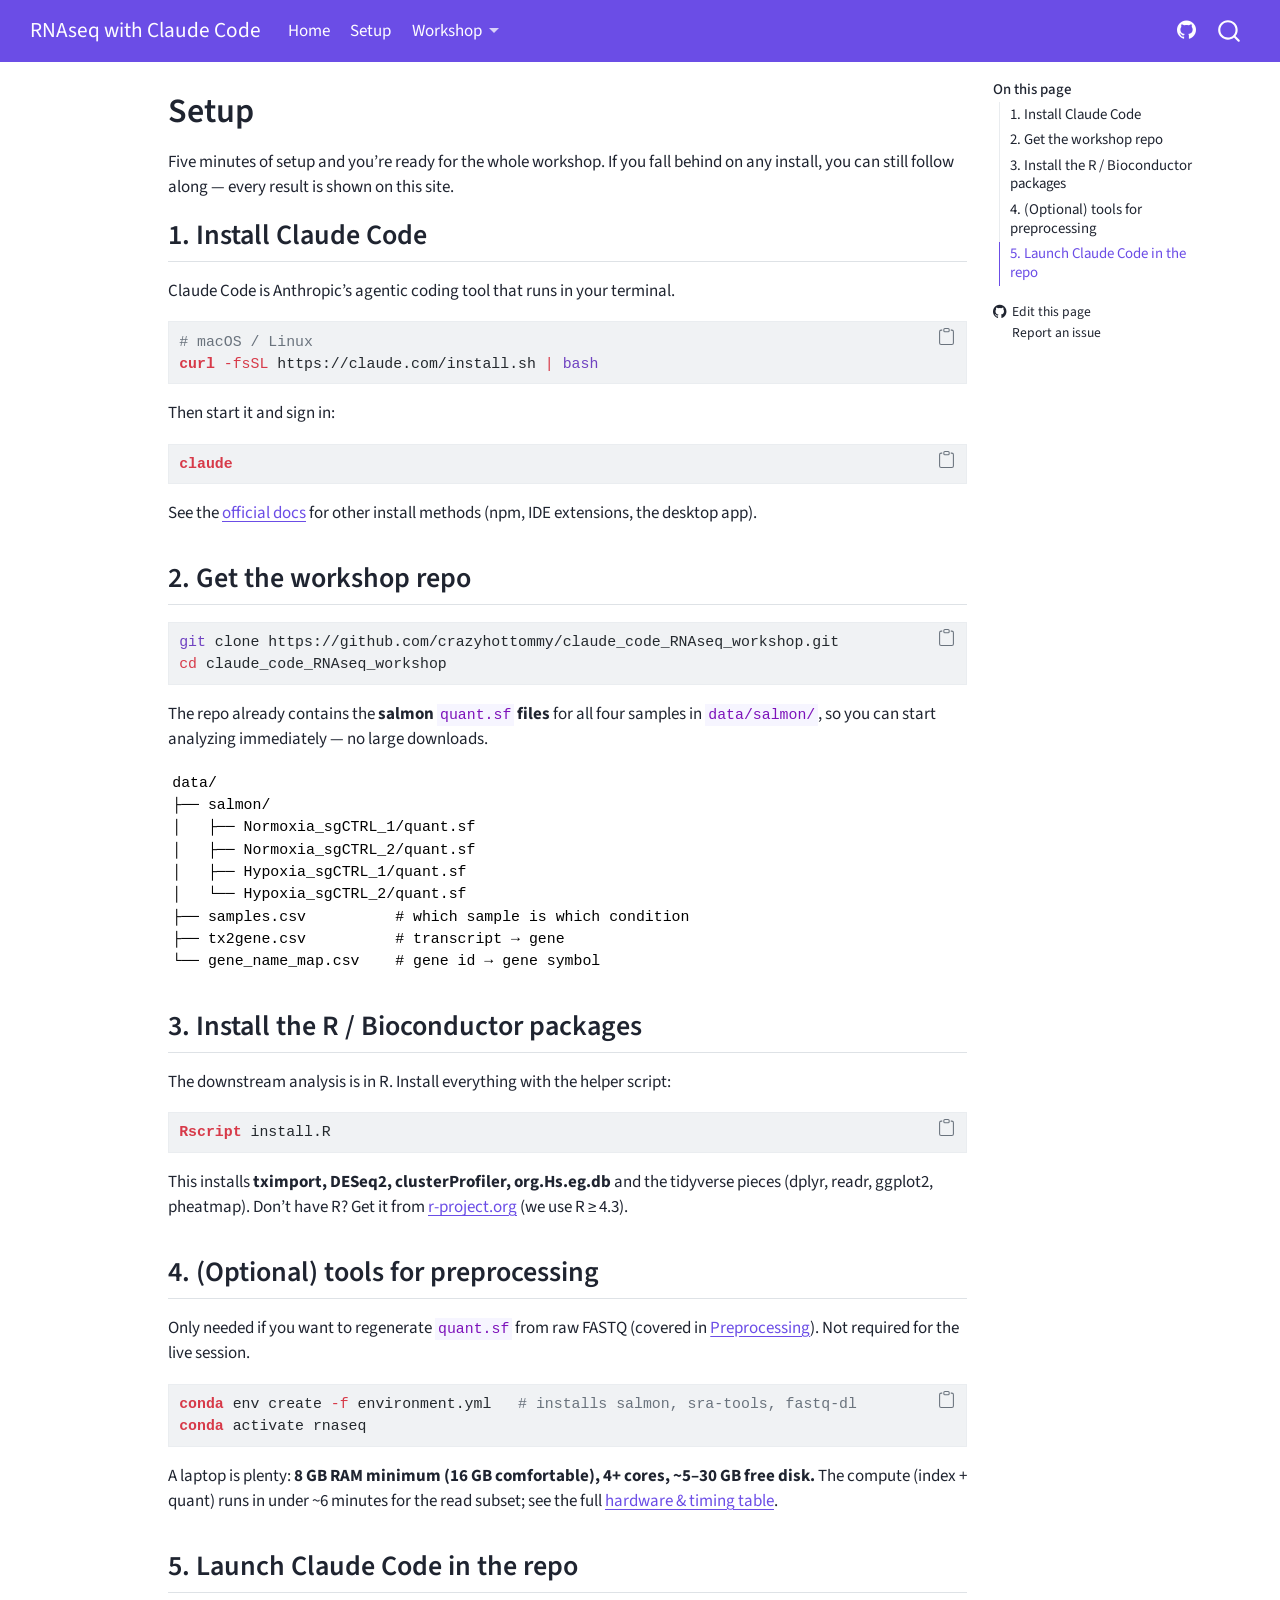
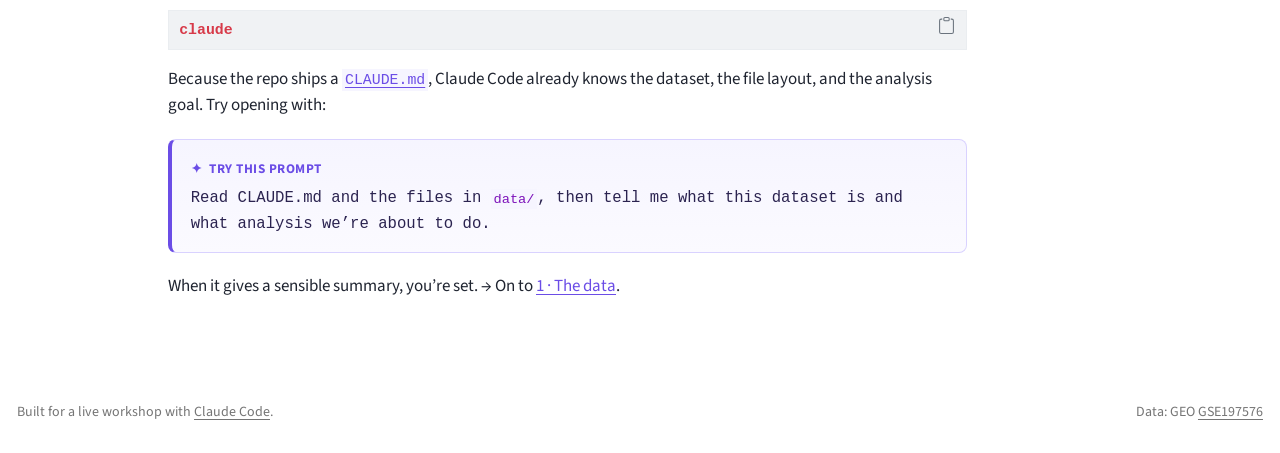
<file: docs/setup.html>
<!DOCTYPE html>
<html xmlns="http://www.w3.org/1999/xhtml" lang="en" xml:lang="en"><head>

<meta charset="utf-8">
<meta name="generator" content="quarto-1.7.31">

<meta name="viewport" content="width=device-width, initial-scale=1.0, user-scalable=yes">


<title>Setup – RNAseq with Claude Code</title>
<style>
code{white-space: pre-wrap;}
span.smallcaps{font-variant: small-caps;}
div.columns{display: flex; gap: min(4vw, 1.5em);}
div.column{flex: auto; overflow-x: auto;}
div.hanging-indent{margin-left: 1.5em; text-indent: -1.5em;}
ul.task-list{list-style: none;}
ul.task-list li input[type="checkbox"] {
  width: 0.8em;
  margin: 0 0.8em 0.2em -1em; /* quarto-specific, see https://github.com/quarto-dev/quarto-cli/issues/4556 */ 
  vertical-align: middle;
}
/* CSS for syntax highlighting */
html { -webkit-text-size-adjust: 100%; }
pre > code.sourceCode { white-space: pre; position: relative; }
pre > code.sourceCode > span { display: inline-block; line-height: 1.25; }
pre > code.sourceCode > span:empty { height: 1.2em; }
.sourceCode { overflow: visible; }
code.sourceCode > span { color: inherit; text-decoration: inherit; }
div.sourceCode { margin: 1em 0; }
pre.sourceCode { margin: 0; }
@media screen {
div.sourceCode { overflow: auto; }
}
@media print {
pre > code.sourceCode { white-space: pre-wrap; }
pre > code.sourceCode > span { text-indent: -5em; padding-left: 5em; }
}
pre.numberSource code
  { counter-reset: source-line 0; }
pre.numberSource code > span
  { position: relative; left: -4em; counter-increment: source-line; }
pre.numberSource code > span > a:first-child::before
  { content: counter(source-line);
    position: relative; left: -1em; text-align: right; vertical-align: baseline;
    border: none; display: inline-block;
    -webkit-touch-callout: none; -webkit-user-select: none;
    -khtml-user-select: none; -moz-user-select: none;
    -ms-user-select: none; user-select: none;
    padding: 0 4px; width: 4em;
  }
pre.numberSource { margin-left: 3em;  padding-left: 4px; }
div.sourceCode
  {   }
@media screen {
pre > code.sourceCode > span > a:first-child::before { text-decoration: underline; }
}
</style>


<script src="site_libs/quarto-nav/quarto-nav.js"></script>
<script src="site_libs/quarto-nav/headroom.min.js"></script>
<script src="site_libs/clipboard/clipboard.min.js"></script>
<script src="site_libs/quarto-search/autocomplete.umd.js"></script>
<script src="site_libs/quarto-search/fuse.min.js"></script>
<script src="site_libs/quarto-search/quarto-search.js"></script>
<meta name="quarto:offset" content="./">
<script src="site_libs/quarto-html/quarto.js" type="module"></script>
<script src="site_libs/quarto-html/tabsets/tabsets.js" type="module"></script>
<script src="site_libs/quarto-html/popper.min.js"></script>
<script src="site_libs/quarto-html/tippy.umd.min.js"></script>
<script src="site_libs/quarto-html/anchor.min.js"></script>
<link href="site_libs/quarto-html/tippy.css" rel="stylesheet">
<link href="site_libs/quarto-html/quarto-syntax-highlighting-4a990d8dcb58f517c7c86712b8f2ac7c.css" rel="stylesheet" id="quarto-text-highlighting-styles">
<script src="site_libs/bootstrap/bootstrap.min.js"></script>
<link href="site_libs/bootstrap/bootstrap-icons.css" rel="stylesheet">
<link href="site_libs/bootstrap/bootstrap-62e6471166560a7707f5a786896205da.min.css" rel="stylesheet" append-hash="true" id="quarto-bootstrap" data-mode="light">
<script id="quarto-search-options" type="application/json">{
  "location": "navbar",
  "copy-button": false,
  "collapse-after": 3,
  "panel-placement": "end",
  "type": "overlay",
  "limit": 50,
  "keyboard-shortcut": [
    "f",
    "/",
    "s"
  ],
  "show-item-context": false,
  "language": {
    "search-no-results-text": "No results",
    "search-matching-documents-text": "matching documents",
    "search-copy-link-title": "Copy link to search",
    "search-hide-matches-text": "Hide additional matches",
    "search-more-match-text": "more match in this document",
    "search-more-matches-text": "more matches in this document",
    "search-clear-button-title": "Clear",
    "search-text-placeholder": "",
    "search-detached-cancel-button-title": "Cancel",
    "search-submit-button-title": "Submit",
    "search-label": "Search"
  }
}</script>


<link rel="stylesheet" href="styles.css">
</head>

<body class="nav-fixed quarto-light">

<div id="quarto-search-results"></div>
  <header id="quarto-header" class="headroom fixed-top">
    <nav class="navbar navbar-expand-lg " data-bs-theme="dark">
      <div class="navbar-container container-fluid">
      <div class="navbar-brand-container mx-auto">
    <a class="navbar-brand" href="./index.html">
    <span class="navbar-title">RNAseq with Claude Code</span>
    </a>
  </div>
            <div id="quarto-search" class="" title="Search"></div>
          <button class="navbar-toggler" type="button" data-bs-toggle="collapse" data-bs-target="#navbarCollapse" aria-controls="navbarCollapse" role="menu" aria-expanded="false" aria-label="Toggle navigation" onclick="if (window.quartoToggleHeadroom) { window.quartoToggleHeadroom(); }">
  <span class="navbar-toggler-icon"></span>
</button>
          <div class="collapse navbar-collapse" id="navbarCollapse">
            <ul class="navbar-nav navbar-nav-scroll me-auto">
  <li class="nav-item">
    <a class="nav-link" href="./index.html"> 
<span class="menu-text">Home</span></a>
  </li>  
  <li class="nav-item">
    <a class="nav-link active" href="./setup.html" aria-current="page"> 
<span class="menu-text">Setup</span></a>
  </li>  
  <li class="nav-item dropdown ">
    <a class="nav-link dropdown-toggle" href="#" id="nav-menu-workshop" role="link" data-bs-toggle="dropdown" aria-expanded="false">
 <span class="menu-text">Workshop</span>
    </a>
    <ul class="dropdown-menu" aria-labelledby="nav-menu-workshop">    
        <li class="dropdown-header">Walkthrough</li>
        <li>
    <a class="dropdown-item" href="./01-the-data.html">
 <span class="dropdown-text">1 · The data</span></a>
  </li>  
        <li>
    <a class="dropdown-item" href="./02-preprocessing.html">
 <span class="dropdown-text">2 · Preprocessing</span></a>
  </li>  
        <li>
    <a class="dropdown-item" href="./03-import-deseq2.html">
 <span class="dropdown-text">3 · Import &amp; DESeq2</span></a>
  </li>  
        <li>
    <a class="dropdown-item" href="./04-visualization.html">
 <span class="dropdown-text">4 · Visualization</span></a>
  </li>  
        <li>
    <a class="dropdown-item" href="./05-enrichment.html">
 <span class="dropdown-text">5 · Enrichment</span></a>
  </li>  
        <li>
    <a class="dropdown-item" href="./06-wrap-up.html">
 <span class="dropdown-text">6 · Wrap-up</span></a>
  </li>  
    </ul>
  </li>
</ul>
            <ul class="navbar-nav navbar-nav-scroll ms-auto">
  <li class="nav-item compact">
    <a class="nav-link" href="https://github.com/crazyhottommy/claude_code_RNAseq_workshop"> <i class="bi bi-github" role="img">
</i> 
<span class="menu-text"></span></a>
  </li>  
</ul>
          </div> <!-- /navcollapse -->
            <div class="quarto-navbar-tools">
</div>
      </div> <!-- /container-fluid -->
    </nav>
</header>
<!-- content -->
<div id="quarto-content" class="quarto-container page-columns page-rows-contents page-layout-article page-navbar">
<!-- sidebar -->
<!-- margin-sidebar -->
    <div id="quarto-margin-sidebar" class="sidebar margin-sidebar">
        <nav id="TOC" role="doc-toc" class="toc-active">
    <h2 id="toc-title">On this page</h2>
   
  <ul>
  <li><a href="#install-claude-code" id="toc-install-claude-code" class="nav-link active" data-scroll-target="#install-claude-code">1. Install Claude Code</a></li>
  <li><a href="#get-the-workshop-repo" id="toc-get-the-workshop-repo" class="nav-link" data-scroll-target="#get-the-workshop-repo">2. Get the workshop repo</a></li>
  <li><a href="#install-the-r-bioconductor-packages" id="toc-install-the-r-bioconductor-packages" class="nav-link" data-scroll-target="#install-the-r-bioconductor-packages">3. Install the R / Bioconductor packages</a></li>
  <li><a href="#optional-tools-for-preprocessing" id="toc-optional-tools-for-preprocessing" class="nav-link" data-scroll-target="#optional-tools-for-preprocessing">4. (Optional) tools for preprocessing</a></li>
  <li><a href="#launch-claude-code-in-the-repo" id="toc-launch-claude-code-in-the-repo" class="nav-link" data-scroll-target="#launch-claude-code-in-the-repo">5. Launch Claude Code in the repo</a></li>
  </ul>
<div class="toc-actions"><ul><li><a href="https://github.com/crazyhottommy/claude_code_RNAseq_workshop/edit/main/setup.qmd" class="toc-action"><i class="bi bi-github"></i>Edit this page</a></li><li><a href="https://github.com/crazyhottommy/claude_code_RNAseq_workshop/issues/new" class="toc-action"><i class="bi empty"></i>Report an issue</a></li></ul></div></nav>
    </div>
<!-- main -->
<main class="content" id="quarto-document-content">

<header id="title-block-header" class="quarto-title-block default">
<div class="quarto-title">
<h1 class="title">Setup</h1>
</div>



<div class="quarto-title-meta">

    
  
    
  </div>
  


</header>


<p>Five minutes of setup and you’re ready for the whole workshop. If you fall behind on any install, you can still follow along — every result is shown on this site.</p>
<section id="install-claude-code" class="level2">
<h2 class="anchored" data-anchor-id="install-claude-code">1. Install Claude Code</h2>
<p>Claude Code is Anthropic’s agentic coding tool that runs in your terminal.</p>
<div class="sourceCode" id="cb1"><pre class="sourceCode bash code-with-copy"><code class="sourceCode bash"><span id="cb1-1"><a href="#cb1-1" aria-hidden="true" tabindex="-1"></a><span class="co"># macOS / Linux</span></span>
<span id="cb1-2"><a href="#cb1-2" aria-hidden="true" tabindex="-1"></a><span class="ex">curl</span> <span class="at">-fsSL</span> https://claude.com/install.sh <span class="kw">|</span> <span class="fu">bash</span></span></code><button title="Copy to Clipboard" class="code-copy-button"><i class="bi"></i></button></pre></div>
<p>Then start it and sign in:</p>
<div class="sourceCode" id="cb2"><pre class="sourceCode bash code-with-copy"><code class="sourceCode bash"><span id="cb2-1"><a href="#cb2-1" aria-hidden="true" tabindex="-1"></a><span class="ex">claude</span></span></code><button title="Copy to Clipboard" class="code-copy-button"><i class="bi"></i></button></pre></div>
<p>See the <a href="https://docs.claude.com/en/docs/claude-code/overview">official docs</a> for other install methods (npm, IDE extensions, the desktop app).</p>
</section>
<section id="get-the-workshop-repo" class="level2">
<h2 class="anchored" data-anchor-id="get-the-workshop-repo">2. Get the workshop repo</h2>
<div class="sourceCode" id="cb3"><pre class="sourceCode bash code-with-copy"><code class="sourceCode bash"><span id="cb3-1"><a href="#cb3-1" aria-hidden="true" tabindex="-1"></a><span class="fu">git</span> clone https://github.com/crazyhottommy/claude_code_RNAseq_workshop.git</span>
<span id="cb3-2"><a href="#cb3-2" aria-hidden="true" tabindex="-1"></a><span class="bu">cd</span> claude_code_RNAseq_workshop</span></code><button title="Copy to Clipboard" class="code-copy-button"><i class="bi"></i></button></pre></div>
<p>The repo already contains the <strong>salmon <code>quant.sf</code> files</strong> for all four samples in <code>data/salmon/</code>, so you can start analyzing immediately — no large downloads.</p>
<pre><code>data/
├── salmon/
│   ├── Normoxia_sgCTRL_1/quant.sf
│   ├── Normoxia_sgCTRL_2/quant.sf
│   ├── Hypoxia_sgCTRL_1/quant.sf
│   └── Hypoxia_sgCTRL_2/quant.sf
├── samples.csv          # which sample is which condition
├── tx2gene.csv          # transcript → gene
└── gene_name_map.csv    # gene id → gene symbol</code></pre>
</section>
<section id="install-the-r-bioconductor-packages" class="level2">
<h2 class="anchored" data-anchor-id="install-the-r-bioconductor-packages">3. Install the R / Bioconductor packages</h2>
<p>The downstream analysis is in R. Install everything with the helper script:</p>
<div class="sourceCode" id="cb5"><pre class="sourceCode bash code-with-copy"><code class="sourceCode bash"><span id="cb5-1"><a href="#cb5-1" aria-hidden="true" tabindex="-1"></a><span class="ex">Rscript</span> install.R</span></code><button title="Copy to Clipboard" class="code-copy-button"><i class="bi"></i></button></pre></div>
<p>This installs <strong>tximport, DESeq2, clusterProfiler, org.Hs.eg.db</strong> and the tidyverse pieces (dplyr, readr, ggplot2, pheatmap). Don’t have R? Get it from <a href="https://www.r-project.org/">r-project.org</a> (we use R ≥ 4.3).</p>
</section>
<section id="optional-tools-for-preprocessing" class="level2">
<h2 class="anchored" data-anchor-id="optional-tools-for-preprocessing">4. (Optional) tools for preprocessing</h2>
<p>Only needed if you want to regenerate <code>quant.sf</code> from raw FASTQ (covered in <a href="./02-preprocessing.html">Preprocessing</a>). Not required for the live session.</p>
<div class="sourceCode" id="cb6"><pre class="sourceCode bash code-with-copy"><code class="sourceCode bash"><span id="cb6-1"><a href="#cb6-1" aria-hidden="true" tabindex="-1"></a><span class="ex">conda</span> env create <span class="at">-f</span> environment.yml   <span class="co"># installs salmon, sra-tools, fastq-dl</span></span>
<span id="cb6-2"><a href="#cb6-2" aria-hidden="true" tabindex="-1"></a><span class="ex">conda</span> activate rnaseq</span></code><button title="Copy to Clipboard" class="code-copy-button"><i class="bi"></i></button></pre></div>
<p>A laptop is plenty: <strong>8 GB RAM minimum (16 GB comfortable), 4+ cores, ~5–30 GB free disk.</strong> The compute (index + quant) runs in under ~6 minutes for the read subset; see the full <a href="./02-preprocessing.html#sec-hardware">hardware &amp; timing table</a>.</p>
</section>
<section id="launch-claude-code-in-the-repo" class="level2">
<h2 class="anchored" data-anchor-id="launch-claude-code-in-the-repo">5. Launch Claude Code in the repo</h2>
<div class="sourceCode" id="cb7"><pre class="sourceCode bash code-with-copy"><code class="sourceCode bash"><span id="cb7-1"><a href="#cb7-1" aria-hidden="true" tabindex="-1"></a><span class="ex">claude</span></span></code><button title="Copy to Clipboard" class="code-copy-button"><i class="bi"></i></button></pre></div>
<p>Because the repo ships a <a href="https://github.com/crazyhottommy/claude_code_RNAseq_workshop/blob/main/CLAUDE.md"><code>CLAUDE.md</code></a>, Claude Code already knows the dataset, the file layout, and the analysis goal. Try opening with:</p>
<div class="claude-prompt">
<p><span class="prompt-label">Try this prompt</span></p>
<p><span class="prompt-text">Read CLAUDE.md and the files in <code>data/</code>, then tell me what this dataset is and what analysis we’re about to do.</span></p>
</div>
<p>When it gives a sensible summary, you’re set. → On to <strong><a href="./01-the-data.html">1 · The data</a></strong>.</p>


</section>

<a onclick="window.scrollTo(0, 0); return false;" role="button" id="quarto-back-to-top"><i class="bi bi-arrow-up"></i> Back to top</a></main> <!-- /main -->
<script id="quarto-html-after-body" type="application/javascript">
  window.document.addEventListener("DOMContentLoaded", function (event) {
    const icon = "";
    const anchorJS = new window.AnchorJS();
    anchorJS.options = {
      placement: 'right',
      icon: icon
    };
    anchorJS.add('.anchored');
    const isCodeAnnotation = (el) => {
      for (const clz of el.classList) {
        if (clz.startsWith('code-annotation-')) {                     
          return true;
        }
      }
      return false;
    }
    const onCopySuccess = function(e) {
      // button target
      const button = e.trigger;
      // don't keep focus
      button.blur();
      // flash "checked"
      button.classList.add('code-copy-button-checked');
      var currentTitle = button.getAttribute("title");
      button.setAttribute("title", "Copied!");
      let tooltip;
      if (window.bootstrap) {
        button.setAttribute("data-bs-toggle", "tooltip");
        button.setAttribute("data-bs-placement", "left");
        button.setAttribute("data-bs-title", "Copied!");
        tooltip = new bootstrap.Tooltip(button, 
          { trigger: "manual", 
            customClass: "code-copy-button-tooltip",
            offset: [0, -8]});
        tooltip.show();    
      }
      setTimeout(function() {
        if (tooltip) {
          tooltip.hide();
          button.removeAttribute("data-bs-title");
          button.removeAttribute("data-bs-toggle");
          button.removeAttribute("data-bs-placement");
        }
        button.setAttribute("title", currentTitle);
        button.classList.remove('code-copy-button-checked');
      }, 1000);
      // clear code selection
      e.clearSelection();
    }
    const getTextToCopy = function(trigger) {
        const codeEl = trigger.previousElementSibling.cloneNode(true);
        for (const childEl of codeEl.children) {
          if (isCodeAnnotation(childEl)) {
            childEl.remove();
          }
        }
        return codeEl.innerText;
    }
    const clipboard = new window.ClipboardJS('.code-copy-button:not([data-in-quarto-modal])', {
      text: getTextToCopy
    });
    clipboard.on('success', onCopySuccess);
    if (window.document.getElementById('quarto-embedded-source-code-modal')) {
      const clipboardModal = new window.ClipboardJS('.code-copy-button[data-in-quarto-modal]', {
        text: getTextToCopy,
        container: window.document.getElementById('quarto-embedded-source-code-modal')
      });
      clipboardModal.on('success', onCopySuccess);
    }
      var localhostRegex = new RegExp(/^(?:http|https):\/\/localhost\:?[0-9]*\//);
      var mailtoRegex = new RegExp(/^mailto:/);
        var filterRegex = new RegExp("https:\/\/crazyhottommy\.github\.io\/claude_code_RNAseq_workshop\/");
      var isInternal = (href) => {
          return filterRegex.test(href) || localhostRegex.test(href) || mailtoRegex.test(href);
      }
      // Inspect non-navigation links and adorn them if external
     var links = window.document.querySelectorAll('a[href]:not(.nav-link):not(.navbar-brand):not(.toc-action):not(.sidebar-link):not(.sidebar-item-toggle):not(.pagination-link):not(.no-external):not([aria-hidden]):not(.dropdown-item):not(.quarto-navigation-tool):not(.about-link)');
      for (var i=0; i<links.length; i++) {
        const link = links[i];
        if (!isInternal(link.href)) {
          // undo the damage that might have been done by quarto-nav.js in the case of
          // links that we want to consider external
          if (link.dataset.originalHref !== undefined) {
            link.href = link.dataset.originalHref;
          }
        }
      }
    function tippyHover(el, contentFn, onTriggerFn, onUntriggerFn) {
      const config = {
        allowHTML: true,
        maxWidth: 500,
        delay: 100,
        arrow: false,
        appendTo: function(el) {
            return el.parentElement;
        },
        interactive: true,
        interactiveBorder: 10,
        theme: 'quarto',
        placement: 'bottom-start',
      };
      if (contentFn) {
        config.content = contentFn;
      }
      if (onTriggerFn) {
        config.onTrigger = onTriggerFn;
      }
      if (onUntriggerFn) {
        config.onUntrigger = onUntriggerFn;
      }
      window.tippy(el, config); 
    }
    const noterefs = window.document.querySelectorAll('a[role="doc-noteref"]');
    for (var i=0; i<noterefs.length; i++) {
      const ref = noterefs[i];
      tippyHover(ref, function() {
        // use id or data attribute instead here
        let href = ref.getAttribute('data-footnote-href') || ref.getAttribute('href');
        try { href = new URL(href).hash; } catch {}
        const id = href.replace(/^#\/?/, "");
        const note = window.document.getElementById(id);
        if (note) {
          return note.innerHTML;
        } else {
          return "";
        }
      });
    }
    const xrefs = window.document.querySelectorAll('a.quarto-xref');
    const processXRef = (id, note) => {
      // Strip column container classes
      const stripColumnClz = (el) => {
        el.classList.remove("page-full", "page-columns");
        if (el.children) {
          for (const child of el.children) {
            stripColumnClz(child);
          }
        }
      }
      stripColumnClz(note)
      if (id === null || id.startsWith('sec-')) {
        // Special case sections, only their first couple elements
        const container = document.createElement("div");
        if (note.children && note.children.length > 2) {
          container.appendChild(note.children[0].cloneNode(true));
          for (let i = 1; i < note.children.length; i++) {
            const child = note.children[i];
            if (child.tagName === "P" && child.innerText === "") {
              continue;
            } else {
              container.appendChild(child.cloneNode(true));
              break;
            }
          }
          if (window.Quarto?.typesetMath) {
            window.Quarto.typesetMath(container);
          }
          return container.innerHTML
        } else {
          if (window.Quarto?.typesetMath) {
            window.Quarto.typesetMath(note);
          }
          return note.innerHTML;
        }
      } else {
        // Remove any anchor links if they are present
        const anchorLink = note.querySelector('a.anchorjs-link');
        if (anchorLink) {
          anchorLink.remove();
        }
        if (window.Quarto?.typesetMath) {
          window.Quarto.typesetMath(note);
        }
        if (note.classList.contains("callout")) {
          return note.outerHTML;
        } else {
          return note.innerHTML;
        }
      }
    }
    for (var i=0; i<xrefs.length; i++) {
      const xref = xrefs[i];
      tippyHover(xref, undefined, function(instance) {
        instance.disable();
        let url = xref.getAttribute('href');
        let hash = undefined; 
        if (url.startsWith('#')) {
          hash = url;
        } else {
          try { hash = new URL(url).hash; } catch {}
        }
        if (hash) {
          const id = hash.replace(/^#\/?/, "");
          const note = window.document.getElementById(id);
          if (note !== null) {
            try {
              const html = processXRef(id, note.cloneNode(true));
              instance.setContent(html);
            } finally {
              instance.enable();
              instance.show();
            }
          } else {
            // See if we can fetch this
            fetch(url.split('#')[0])
            .then(res => res.text())
            .then(html => {
              const parser = new DOMParser();
              const htmlDoc = parser.parseFromString(html, "text/html");
              const note = htmlDoc.getElementById(id);
              if (note !== null) {
                const html = processXRef(id, note);
                instance.setContent(html);
              } 
            }).finally(() => {
              instance.enable();
              instance.show();
            });
          }
        } else {
          // See if we can fetch a full url (with no hash to target)
          // This is a special case and we should probably do some content thinning / targeting
          fetch(url)
          .then(res => res.text())
          .then(html => {
            const parser = new DOMParser();
            const htmlDoc = parser.parseFromString(html, "text/html");
            const note = htmlDoc.querySelector('main.content');
            if (note !== null) {
              // This should only happen for chapter cross references
              // (since there is no id in the URL)
              // remove the first header
              if (note.children.length > 0 && note.children[0].tagName === "HEADER") {
                note.children[0].remove();
              }
              const html = processXRef(null, note);
              instance.setContent(html);
            } 
          }).finally(() => {
            instance.enable();
            instance.show();
          });
        }
      }, function(instance) {
      });
    }
        let selectedAnnoteEl;
        const selectorForAnnotation = ( cell, annotation) => {
          let cellAttr = 'data-code-cell="' + cell + '"';
          let lineAttr = 'data-code-annotation="' +  annotation + '"';
          const selector = 'span[' + cellAttr + '][' + lineAttr + ']';
          return selector;
        }
        const selectCodeLines = (annoteEl) => {
          const doc = window.document;
          const targetCell = annoteEl.getAttribute("data-target-cell");
          const targetAnnotation = annoteEl.getAttribute("data-target-annotation");
          const annoteSpan = window.document.querySelector(selectorForAnnotation(targetCell, targetAnnotation));
          const lines = annoteSpan.getAttribute("data-code-lines").split(",");
          const lineIds = lines.map((line) => {
            return targetCell + "-" + line;
          })
          let top = null;
          let height = null;
          let parent = null;
          if (lineIds.length > 0) {
              //compute the position of the single el (top and bottom and make a div)
              const el = window.document.getElementById(lineIds[0]);
              top = el.offsetTop;
              height = el.offsetHeight;
              parent = el.parentElement.parentElement;
            if (lineIds.length > 1) {
              const lastEl = window.document.getElementById(lineIds[lineIds.length - 1]);
              const bottom = lastEl.offsetTop + lastEl.offsetHeight;
              height = bottom - top;
            }
            if (top !== null && height !== null && parent !== null) {
              // cook up a div (if necessary) and position it 
              let div = window.document.getElementById("code-annotation-line-highlight");
              if (div === null) {
                div = window.document.createElement("div");
                div.setAttribute("id", "code-annotation-line-highlight");
                div.style.position = 'absolute';
                parent.appendChild(div);
              }
              div.style.top = top - 2 + "px";
              div.style.height = height + 4 + "px";
              div.style.left = 0;
              let gutterDiv = window.document.getElementById("code-annotation-line-highlight-gutter");
              if (gutterDiv === null) {
                gutterDiv = window.document.createElement("div");
                gutterDiv.setAttribute("id", "code-annotation-line-highlight-gutter");
                gutterDiv.style.position = 'absolute';
                const codeCell = window.document.getElementById(targetCell);
                const gutter = codeCell.querySelector('.code-annotation-gutter');
                gutter.appendChild(gutterDiv);
              }
              gutterDiv.style.top = top - 2 + "px";
              gutterDiv.style.height = height + 4 + "px";
            }
            selectedAnnoteEl = annoteEl;
          }
        };
        const unselectCodeLines = () => {
          const elementsIds = ["code-annotation-line-highlight", "code-annotation-line-highlight-gutter"];
          elementsIds.forEach((elId) => {
            const div = window.document.getElementById(elId);
            if (div) {
              div.remove();
            }
          });
          selectedAnnoteEl = undefined;
        };
          // Handle positioning of the toggle
      window.addEventListener(
        "resize",
        throttle(() => {
          elRect = undefined;
          if (selectedAnnoteEl) {
            selectCodeLines(selectedAnnoteEl);
          }
        }, 10)
      );
      function throttle(fn, ms) {
      let throttle = false;
      let timer;
        return (...args) => {
          if(!throttle) { // first call gets through
              fn.apply(this, args);
              throttle = true;
          } else { // all the others get throttled
              if(timer) clearTimeout(timer); // cancel #2
              timer = setTimeout(() => {
                fn.apply(this, args);
                timer = throttle = false;
              }, ms);
          }
        };
      }
        // Attach click handler to the DT
        const annoteDls = window.document.querySelectorAll('dt[data-target-cell]');
        for (const annoteDlNode of annoteDls) {
          annoteDlNode.addEventListener('click', (event) => {
            const clickedEl = event.target;
            if (clickedEl !== selectedAnnoteEl) {
              unselectCodeLines();
              const activeEl = window.document.querySelector('dt[data-target-cell].code-annotation-active');
              if (activeEl) {
                activeEl.classList.remove('code-annotation-active');
              }
              selectCodeLines(clickedEl);
              clickedEl.classList.add('code-annotation-active');
            } else {
              // Unselect the line
              unselectCodeLines();
              clickedEl.classList.remove('code-annotation-active');
            }
          });
        }
    const findCites = (el) => {
      const parentEl = el.parentElement;
      if (parentEl) {
        const cites = parentEl.dataset.cites;
        if (cites) {
          return {
            el,
            cites: cites.split(' ')
          };
        } else {
          return findCites(el.parentElement)
        }
      } else {
        return undefined;
      }
    };
    var bibliorefs = window.document.querySelectorAll('a[role="doc-biblioref"]');
    for (var i=0; i<bibliorefs.length; i++) {
      const ref = bibliorefs[i];
      const citeInfo = findCites(ref);
      if (citeInfo) {
        tippyHover(citeInfo.el, function() {
          var popup = window.document.createElement('div');
          citeInfo.cites.forEach(function(cite) {
            var citeDiv = window.document.createElement('div');
            citeDiv.classList.add('hanging-indent');
            citeDiv.classList.add('csl-entry');
            var biblioDiv = window.document.getElementById('ref-' + cite);
            if (biblioDiv) {
              citeDiv.innerHTML = biblioDiv.innerHTML;
            }
            popup.appendChild(citeDiv);
          });
          return popup.innerHTML;
        });
      }
    }
  });
  </script>
</div> <!-- /content -->
<footer class="footer">
  <div class="nav-footer">
    <div class="nav-footer-left">
<p>Built for a live workshop with <a href="https://claude.com/claude-code">Claude Code</a>.</p>
</div>   
    <div class="nav-footer-center">
      &nbsp;
    <div class="toc-actions d-sm-block d-md-none"><ul><li><a href="https://github.com/crazyhottommy/claude_code_RNAseq_workshop/edit/main/setup.qmd" class="toc-action"><i class="bi bi-github"></i>Edit this page</a></li><li><a href="https://github.com/crazyhottommy/claude_code_RNAseq_workshop/issues/new" class="toc-action"><i class="bi empty"></i>Report an issue</a></li></ul></div></div>
    <div class="nav-footer-right">
<p>Data: GEO <a href="https://www.ncbi.nlm.nih.gov/geo/query/acc.cgi?acc=GSE197576">GSE197576</a></p>
</div>
  </div>
</footer>




</body></html>
</file>
<file: docs/site_libs/quarto-html/tippy.css>
.tippy-box[data-animation=fade][data-state=hidden]{opacity:0}[data-tippy-root]{max-width:calc(100vw - 10px)}.tippy-box{position:relative;background-color:#333;color:#fff;border-radius:4px;font-size:14px;line-height:1.4;white-space:normal;outline:0;transition-property:transform,visibility,opacity}.tippy-box[data-placement^=top]>.tippy-arrow{bottom:0}.tippy-box[data-placement^=top]>.tippy-arrow:before{bottom:-7px;left:0;border-width:8px 8px 0;border-top-color:initial;transform-origin:center top}.tippy-box[data-placement^=bottom]>.tippy-arrow{top:0}.tippy-box[data-placement^=bottom]>.tippy-arrow:before{top:-7px;left:0;border-width:0 8px 8px;border-bottom-color:initial;transform-origin:center bottom}.tippy-box[data-placement^=left]>.tippy-arrow{right:0}.tippy-box[data-placement^=left]>.tippy-arrow:before{border-width:8px 0 8px 8px;border-left-color:initial;right:-7px;transform-origin:center left}.tippy-box[data-placement^=right]>.tippy-arrow{left:0}.tippy-box[data-placement^=right]>.tippy-arrow:before{left:-7px;border-width:8px 8px 8px 0;border-right-color:initial;transform-origin:center right}.tippy-box[data-inertia][data-state=visible]{transition-timing-function:cubic-bezier(.54,1.5,.38,1.11)}.tippy-arrow{width:16px;height:16px;color:#333}.tippy-arrow:before{content:"";position:absolute;border-color:transparent;border-style:solid}.tippy-content{position:relative;padding:5px 9px;z-index:1}
</file>
<file: docs/site_libs/quarto-html/quarto-syntax-highlighting-4a990d8dcb58f517c7c86712b8f2ac7c.css>
/* quarto syntax highlight colors */
:root {
  --quarto-hl-al-color: #ff5555;
  --quarto-hl-an-color: #6a737d;
  --quarto-hl-at-color: #d73a49;
  --quarto-hl-bn-color: #005cc5;
  --quarto-hl-bu-color: #d73a49;
  --quarto-hl-ch-color: #032f62;
  --quarto-hl-co-color: #6a737d;
  --quarto-hl-cv-color: #6a737d;
  --quarto-hl-cn-color: #005cc5;
  --quarto-hl-cf-color: #d73a49;
  --quarto-hl-dt-color: #d73a49;
  --quarto-hl-dv-color: #005cc5;
  --quarto-hl-do-color: #6a737d;
  --quarto-hl-er-color: #ff5555;
  --quarto-hl-ex-color: #d73a49;
  --quarto-hl-fl-color: #005cc5;
  --quarto-hl-fu-color: #6f42c1;
  --quarto-hl-im-color: #032f62;
  --quarto-hl-in-color: #6a737d;
  --quarto-hl-kw-color: #d73a49;
  --quarto-hl-op-color: #24292e;
  --quarto-hl-pp-color: #d73a49;
  --quarto-hl-re-color: #6a737d;
  --quarto-hl-sc-color: #005cc5;
  --quarto-hl-ss-color: #032f62;
  --quarto-hl-st-color: #032f62;
  --quarto-hl-va-color: #e36209;
  --quarto-hl-vs-color: #032f62;
  --quarto-hl-wa-color: #ff5555;
}

/* other quarto variables */
:root {
  --quarto-font-monospace: SFMono-Regular, Menlo, Monaco, Consolas, "Liberation Mono", "Courier New", monospace;
}

/* syntax highlight based on Pandoc's rules */
pre > code.sourceCode > span {
  color: #24292e;
}

code.sourceCode > span {
  color: #24292e;
}

div.sourceCode,
div.sourceCode pre.sourceCode {
  color: #24292e;
}

/* Normal */
code span {
  color: #24292e;
}

/* Alert */
code span.al {
  font-weight: bold;
  color: #ff5555;
}

/* Annotation */
code span.an {
  color: #6a737d;
}

/* Attribute */
code span.at {
  color: #d73a49;
}

/* BaseN */
code span.bn {
  color: #005cc5;
}

/* BuiltIn */
code span.bu {
  color: #d73a49;
}

/* ControlFlow */
code span.cf {
  color: #d73a49;
}

/* Char */
code span.ch {
  color: #032f62;
}

/* Constant */
code span.cn {
  color: #005cc5;
}

/* Comment */
code span.co {
  color: #6a737d;
}

/* CommentVar */
code span.cv {
  color: #6a737d;
}

/* Documentation */
code span.do {
  color: #6a737d;
}

/* DataType */
code span.dt {
  color: #d73a49;
}

/* DecVal */
code span.dv {
  color: #005cc5;
}

/* Error */
code span.er {
  color: #ff5555;
  text-decoration: underline;
}

/* Extension */
code span.ex {
  font-weight: bold;
  color: #d73a49;
}

/* Float */
code span.fl {
  color: #005cc5;
}

/* Function */
code span.fu {
  color: #6f42c1;
}

/* Import */
code span.im {
  color: #032f62;
}

/* Information */
code span.in {
  color: #6a737d;
}

/* Keyword */
code span.kw {
  color: #d73a49;
}

/* Operator */
code span.op {
  color: #24292e;
}

/* Preprocessor */
code span.pp {
  color: #d73a49;
}

/* RegionMarker */
code span.re {
  color: #6a737d;
}

/* SpecialChar */
code span.sc {
  color: #005cc5;
}

/* SpecialString */
code span.ss {
  color: #032f62;
}

/* String */
code span.st {
  color: #032f62;
}

/* Variable */
code span.va {
  color: #e36209;
}

/* VerbatimString */
code span.vs {
  color: #032f62;
}

/* Warning */
code span.wa {
  color: #ff5555;
}

.prevent-inlining {
  content: "</";
}

/*# sourceMappingURL=5cac24e7f069ae83c1ab9213984fd0e2.css.map */
</file>
<file: docs/styles.css>
/* Minor tweaks layered on top of styles.scss */
.callout { margin-top: 1rem; }
pre.sourceCode { border-radius: 8px; }
</file>
<file: docs/site_libs/pagedtable-1.1/css/pagedtable.css>
.pagedtable {
  overflow: auto;
  padding-left: 8px;
  padding-right: 8px;
}

.pagedtable-wrapper {
  border: 1px solid #ccc;
  border-radius: 4px;
  margin-bottom: 10px;
}

.pagedtable table {
  width: 100%;
  max-width: 100%;
  margin: 0;
}

.pagedtable th {
  padding: 0 5px 0 5px;
  border: none;
  border-bottom: 2px solid #dddddd;

  min-width: 45px;
}

.pagedtable-empty th {
  display: none;
}

.pagedtable td {
  padding: 0 4px 0 4px;
}

.pagedtable .even {
  background-color: rgba(140, 140, 140, 0.1);
}

.pagedtable-padding-col {
  display: none;
}

.pagedtable a {
  -webkit-touch-callout: none;
  -webkit-user-select: none;
  -khtml-user-select: none;
  -moz-user-select: none;
  -ms-user-select: none;
  user-select: none;
}

.pagedtable-index-nav {
  cursor: pointer;
  padding: 0 5px 0 5px;
  float: right;
  border: 0;
}

.pagedtable-index-nav-disabled {
  cursor: default;
  text-decoration: none;
  color: #999;
}

a.pagedtable-index-nav-disabled:hover {
  text-decoration: none;
  color: #999;
}

.pagedtable-indexes {
  cursor: pointer;
  float: right;
  border: 0;
}

.pagedtable-index-current {
  cursor: default;
  text-decoration: none;
  font-weight: bold;
  color: #333;
  border: 0;
}

a.pagedtable-index-current:hover {
  text-decoration: none;
  font-weight: bold;
  color: #333;
}

.pagedtable-index {
  width: 30px;
  display: inline-block;
  text-align: center;
  border: 0;
}

.pagedtable-index-separator-left {
  display: inline-block;
  color: #333;
  font-size: 9px;
  padding: 0 0 0 0;
  cursor: default;
}

.pagedtable-index-separator-right {
  display: inline-block;
  color: #333;
  font-size: 9px;
  padding: 0 4px 0 0;
  cursor: default;
}

.pagedtable-footer {
  padding-top: 4px;
  padding-bottom: 5px;
}

.pagedtable-not-empty .pagedtable-footer {
  border-top: 2px solid #dddddd;
}

.pagedtable-info {
  overflow: hidden;
  color: #999;
  white-space: nowrap;
  text-overflow: ellipsis;
}

.pagedtable-header-name {
  overflow: hidden;
  text-overflow: ellipsis;
}

.pagedtable-header-type {
  color: #999;
  font-weight: 400;
}

.pagedtable-na-cell {
  font-style: italic;
  opacity: 0.3;
}
</file>
